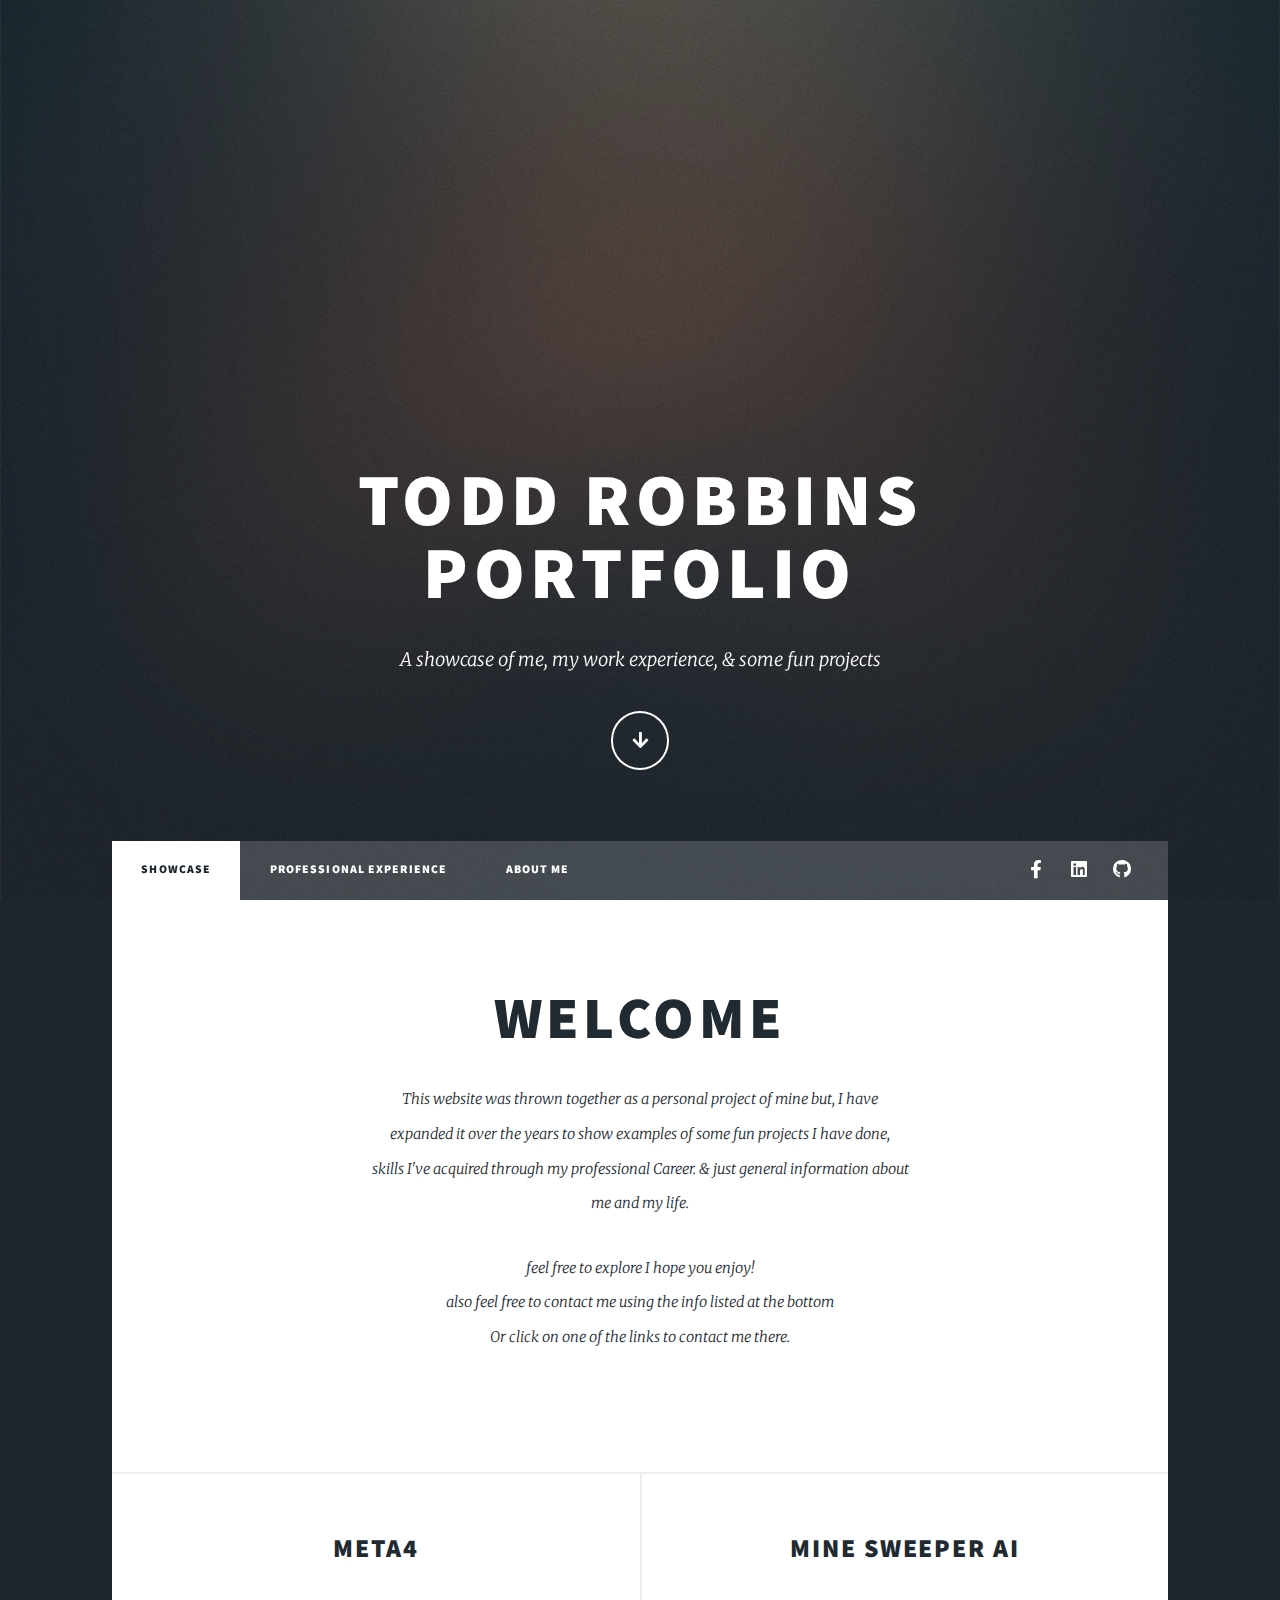
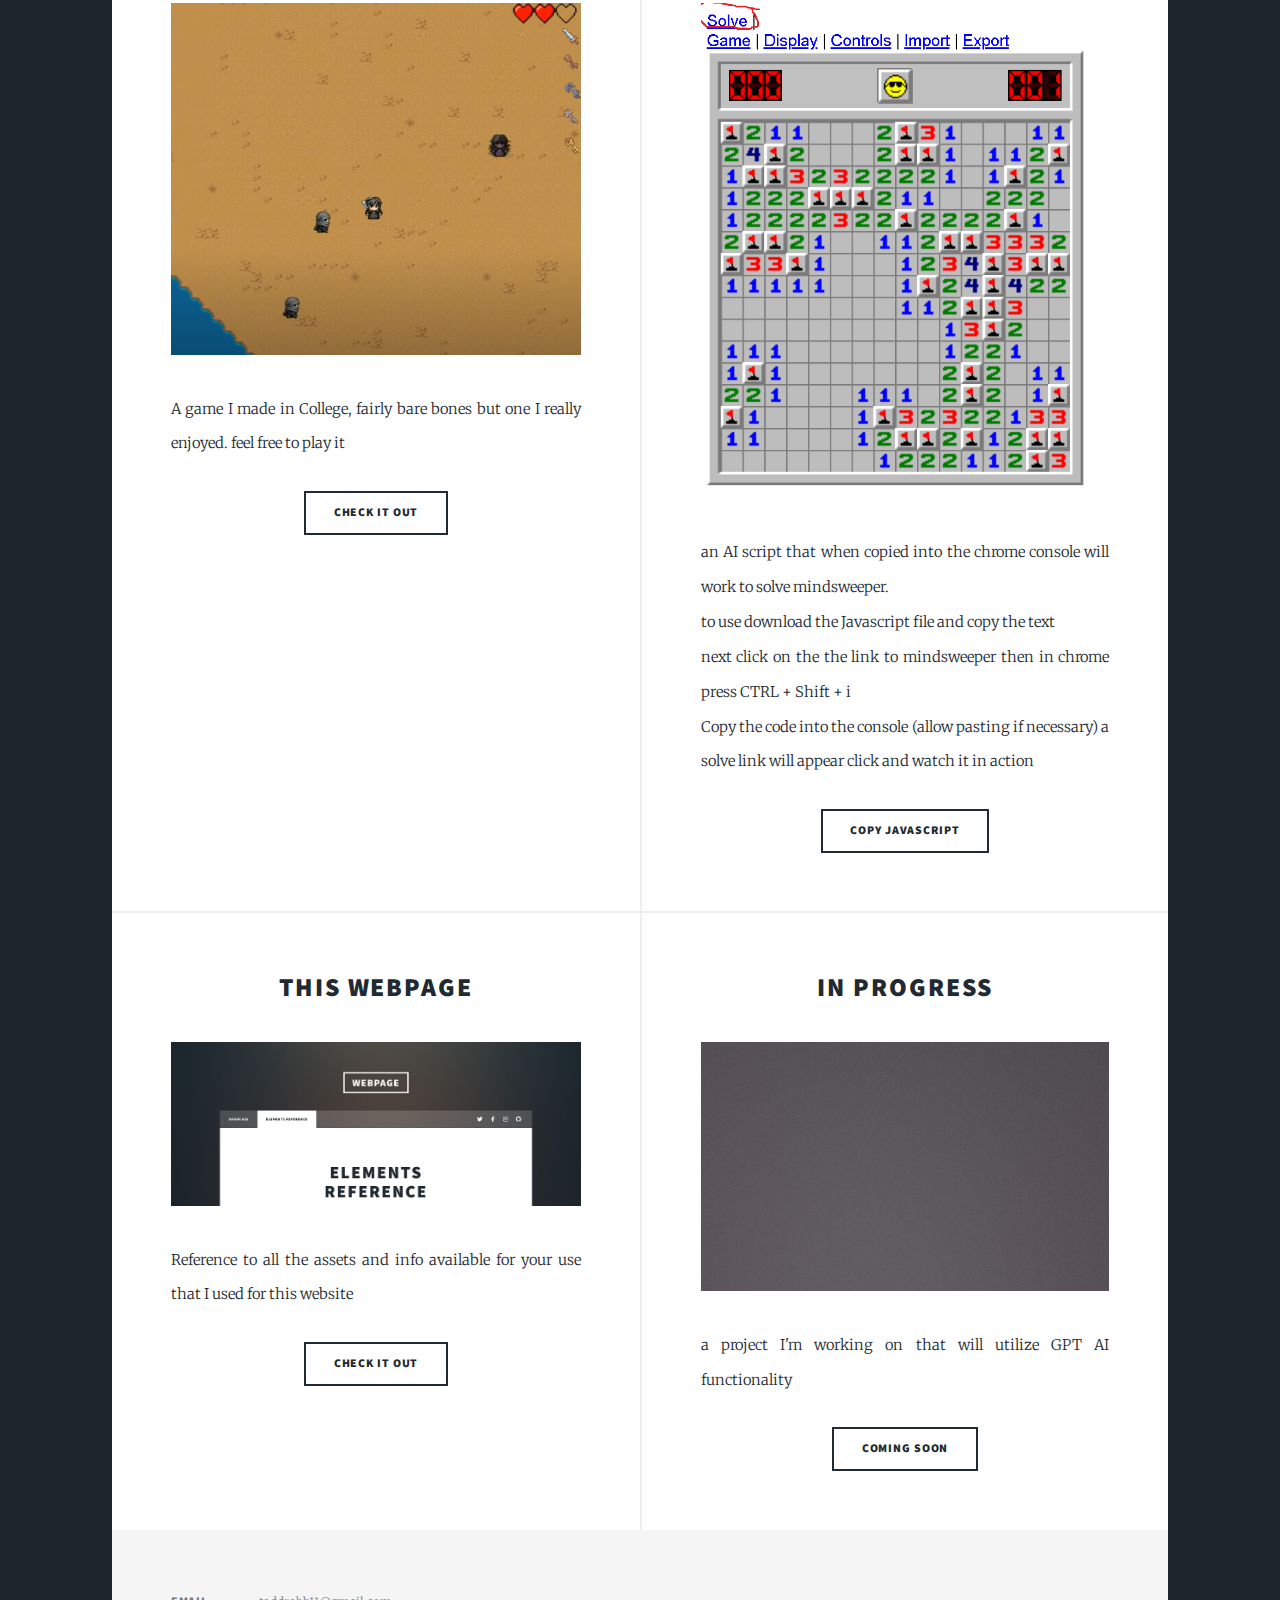
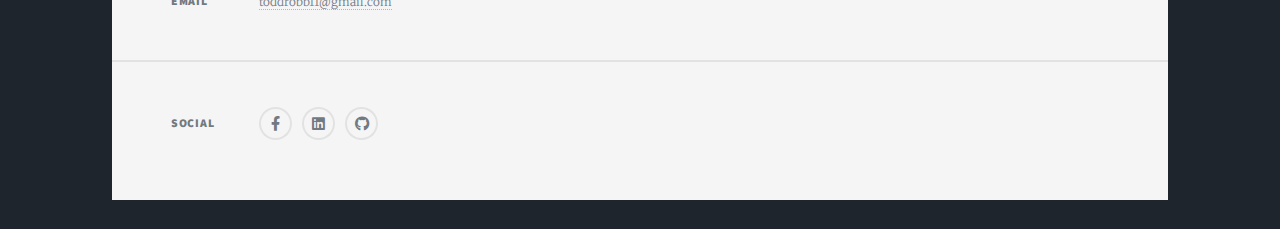
<file: index.html>
<!DOCTYPE HTML>
<!--
Todd Robbins 
This is a github hosted website design to show 
my software development experience.
-->
<html>
	<head>
		<title>Todd Robbins</title>
		<meta charset="utf-8" />
		<meta name="viewport" content="width=device-width, initial-scale=1, user-scalable=no" />
		<link rel="stylesheet" href="assets/css/main.css" />
		<noscript><link rel="stylesheet" href="assets/css/noscript.css" /></noscript>
	</head>
	<link rel="icon" type="image/x-icon" href="images/icon.ico">
	<body class="is-preload">

		<!-- Wrapper -->
			<div id="wrapper" class="fade-in">

				<!-- Intro -->
					<div id="intro">
						<h1>Todd Robbins<br />
						Portfolio</h1>
						<p>A showcase of me, my work experience, & some fun projects</p>
						<ul class="actions">
							<li><a href="#header" class="button icon solid solo fa-arrow-down scrolly">Continue</a></li>
						</ul>
					</div>

				<!-- Nav -->
					<nav id="nav">
						<ul class="links">
							<li class="active"><a href="index.html">Showcase</a></li>
							<li><a href="experience.html">Professional Experience</a></li>
							<li><a href="aboutMe.html">About Me</a></li>
						</ul>
						<ul class="icons">
							<li><a href="https://www.facebook.com/todd.robbins.7524/" class="icon brands fa-facebook-f"><span class="label">Facebook</span></a></li>
							<li><a href="https://www.linkedin.com/in/todd-robbins-2a9650a6/" class="icon brands fa-linkedin"><span class="label">Linkedin</span></a></li>
							<li><a href="https://github.com/toddAwesome" class="icon brands fa-github"><span class="label">GitHub</span></a></li>
						</ul>
					</nav>

				<!-- Main -->
					<div id="main">

						<!-- Featured Post -->
							<article class="post featured">
								<header class="major">
									<h2><a href="#">Welcome</a></h2>
									<p>This website was thrown together as a personal project of mine but, I have<br />
									expanded it over the years to show examples of some fun projects I have done, <br />
								    skills I've acquired through my professional Career. & just general information about <br /> 
							        me and my life.</p>
							        
							        <p>feel free to explore I hope you enjoy! <br/> 
								    also feel free to contact me using the info listed at the bottom <br /> 
								    Or click on one of the links to contact me there.</p>
								</header>
							</article>

						<!-- Posts -->
							<section class="posts">
								<article>
									<header>
										<h2><a href="https://meta4-1.github.io/Meta4/">Meta4</a></h2>
									</header>
									<a href="https://meta4-1.github.io/Meta4/" class="image fit"><img src="images/Meta4.png" alt="" /></a>
									<p>A game I made in College, fairly bare bones but one I really enjoyed. feel free to play it</p>
									<ul class="actions special">
										<li><a href="https://meta4-1.github.io/Meta4/" class="button">Check it out</a></li>
									</ul>
								</article>
								<article>
									<header>
										<h2><a href="https://minesweeperonline.com/#intermediate">Mine Sweeper AI</a></h2>
									</header>
									<a href="https://minesweeperonline.com/#intermediate" class="image fit"><img src="images/Minesweeper AI.png" alt="" /></a>
									<p>an AI script that when copied into the chrome console will work to solve mindsweeper. <br />
									to use download the Javascript file and copy the text <br />
									next click on the the link to mindsweeper then in chrome press CTRL + Shift + i <br />
									Copy the code into the console (allow pasting if necessary) a solve link will appear click and watch it in action</p>
									<ul class="actions special">
										<li><a href="C:\Users\toddr\Documents\GitHub\toddAwesome.github.io\MinesweeperAI\minesweeper-ai.js" download="C:\Users\toddr\Documents\GitHub\toddAwesome.github.io\MinesweeperAI\minesweeper-ai.js" class="button">Copy Javascript</a></li>
									</ul>
								</article>
								<article>
									<header>
										<h2><a href="Elements.html">This Webpage</a></h2>
									</header>
									<a href="Elements.html" class="image fit"><img src="images/Webpage.png" alt="" /></a>
									<p>Reference to all the assets and info available for your use that I used for this website</p>
									<ul class="actions special">
										<li><a href="Elements.html" class="button">Check it out</a></li>
									</ul>
								</article>
								<article>
									<header>
										<h2><a href="#">In progress</a></h2>
									</header>
									<a href="#" class="image fit"><img src="images/pic04.jpg" alt="" /></a>
									<p>a project I'm working on that will utilize GPT AI functionality</p>
									<ul class="actions special">
										<li><a href="#" class="button">Coming Soon</a></li>
									</ul>
								</article>

							</section>

					</div>

				<!-- Footer -->
					<footer id="footer">
						<section class="split contact">
							<section>
								<h3>Email</h3>
								<p><a href="mailto: toddrobb11@gmail.com">toddrobb11@gmail.com</a></p>
							</section>
							<section>
								<h3>Social</h3>
								<ul class="icons alt">
									<li><a href="https://www.facebook.com/todd.robbins.7524/" class="icon brands alt fa-facebook-f"><span class="label">Facebook</span></a></li>
									<li><a href="https://www.linkedin.com/in/todd-robbins-2a9650a6/" class="icon brands alt fa-linkedin"><span class="label">Linkedin</span></a></li>
									<li><a href="https://github.com/toddAwesome" class="icon brands alt fa-github"><span class="label">GitHub</span></a></li>
								</ul>
							</section>
						</section>
					</footer>

				<!--blank space --> 
					<div id="blankSpace">
						<ul></ul>
					</div>

			</div>

		<!-- Scripts -->
			<script src="assets/js/jquery.min.js"></script>
			<script src="assets/js/jquery.scrollex.min.js"></script>
			<script src="assets/js/jquery.scrolly.min.js"></script>
			<script src="assets/js/browser.min.js"></script>
			<script src="assets/js/breakpoints.min.js"></script>
			<script src="assets/js/util.js"></script>
			<script src="assets/js/main.js"></script>

	</body>
</html>
</file>
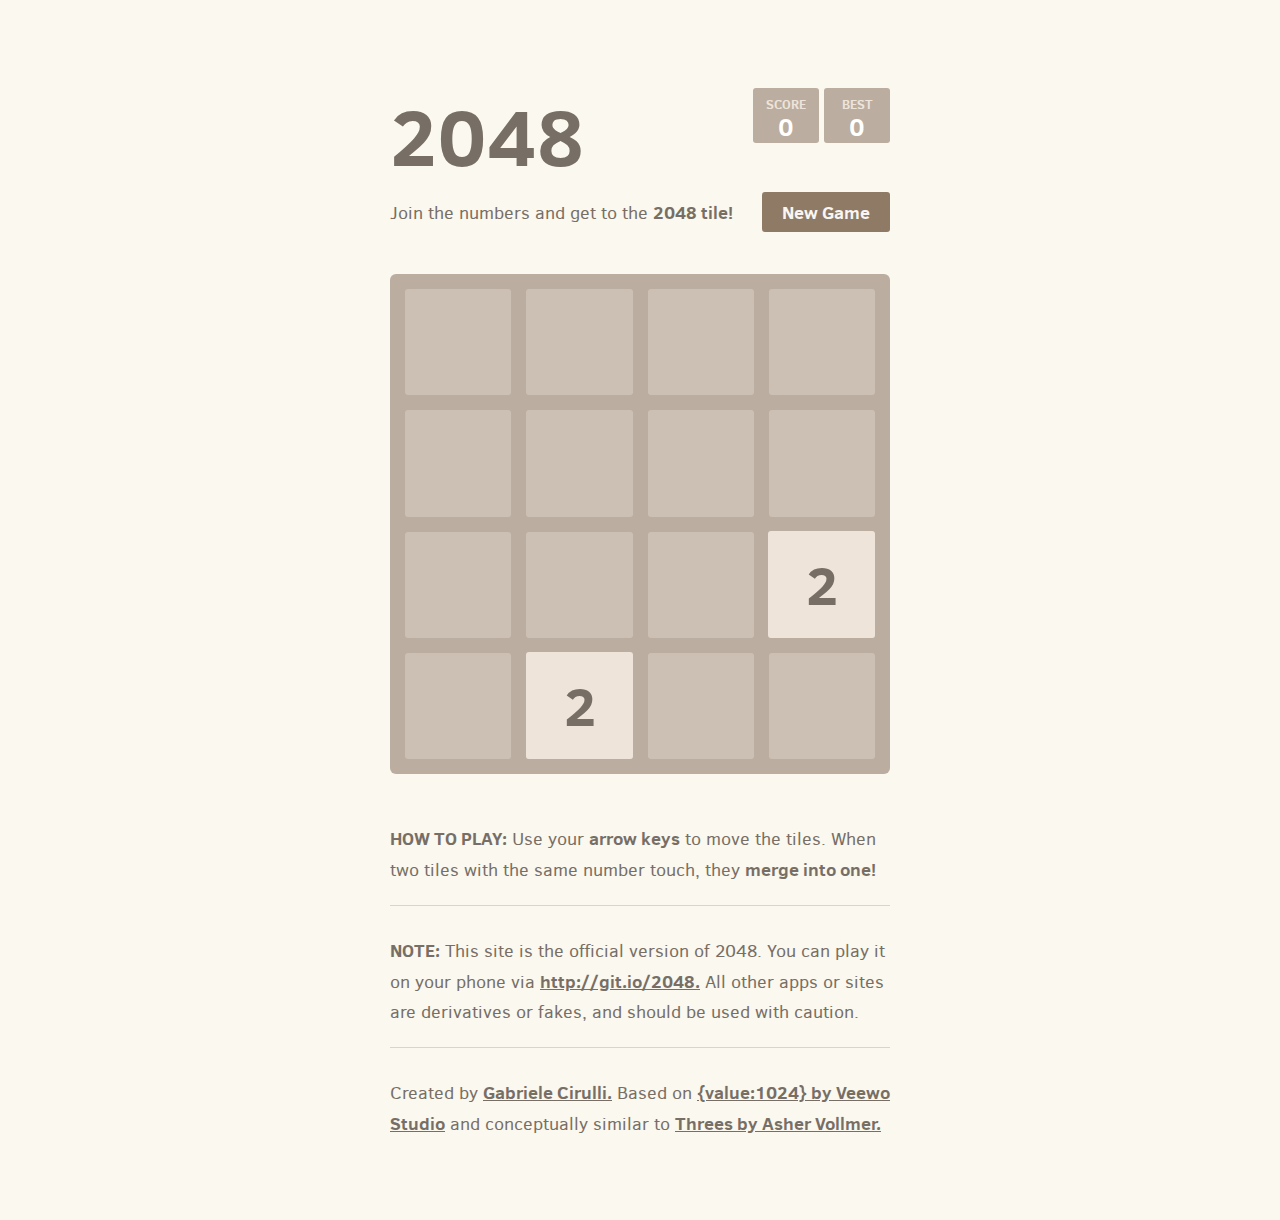
<file: 2048-ai/index.html>
﻿<!DOCTYPE html>
<html>
<head>
  <meta charset="utf-8">
  <title>2048</title>

  <link href="style/main.css" rel="stylesheet" type="text/css">
  <link rel="shortcut icon" href="favicon.ico">
  <link rel="apple-touch-icon" href="meta/apple-touch-icon.png">
  <link rel="apple-touch-startup-image" href="meta/apple-touch-startup-image-640x1096.png" media="(device-width: 320px) and (device-height: 568px) and (-webkit-device-pixel-ratio: 2)"> <!-- iPhone 5+ -->
  <link rel="apple-touch-startup-image" href="meta/apple-touch-startup-image-640x920.png"  media="(device-width: 320px) and (device-height: 480px) and (-webkit-device-pixel-ratio: 2)"> <!-- iPhone, retina -->
  <meta name="apple-mobile-web-app-capable" content="yes">
  <meta name="apple-mobile-web-app-status-bar-style" content="black">

  <meta name="HandheldFriendly" content="True">
  <meta name="MobileOptimized" content="320">
  <meta name="viewport" content="width=device-width, target-densitydpi=160dpi, initial-scale=1.0, maximum-scale=1, user-scalable=no, minimal-ui">
</head>
<body>
  <div class="container">
    <div class="heading">
      <h1 class="title">2048</h1>
      <div class="scores-container">
        <div class="score-container">0</div>
        <div class="best-container">0</div>
      </div>
    </div>

    <div class="above-game">
      <p class="game-intro">Join the numbers and get to the <strong>2048 tile!</strong></p>
      <a class="restart-button">New Game</a>
    </div>

    <div class="game-container">
      <div class="game-message">
        <p></p>
        <div class="lower">
	        <a class="keep-playing-button">Keep going</a>
          <a class="retry-button">Try again</a>
        </div>
      </div>

      <div class="grid-container">
        <div class="grid-row">
          <div class="grid-cell"></div>
          <div class="grid-cell"></div>
          <div class="grid-cell"></div>
          <div class="grid-cell"></div>
        </div>
        <div class="grid-row">
          <div class="grid-cell"></div>
          <div class="grid-cell"></div>
          <div class="grid-cell"></div>
          <div class="grid-cell"></div>
        </div>
        <div class="grid-row">
          <div class="grid-cell"></div>
          <div class="grid-cell"></div>
          <div class="grid-cell"></div>
          <div class="grid-cell"></div>
        </div>
        <div class="grid-row">
          <div class="grid-cell"></div>
          <div class="grid-cell"></div>
          <div class="grid-cell"></div>
          <div class="grid-cell"></div>
        </div>
      </div>

      <div class="tile-container">

      </div>
    </div>

    <p class="game-explanation">
      <strong class="important">How to play:</strong> Use your <strong>arrow keys</strong> to move the tiles. When two tiles with the same number touch, they <strong>merge into one!</strong>
    </p>
    <hr>
    <p>
    <strong class="important">Note:</strong> This site is the official version of 2048. You can play it on your phone via <a href="http://git.io/2048">http://git.io/2048.</a> All other apps or sites are derivatives or fakes, and should be used with caution.
    </p>
    <hr>
    <p>
    Created by <a href="http://gabrielecirulli.com" target="_blank">Gabriele Cirulli.</a> Based on <a href="https://itunes.apple.com/us/app/{value:1024}!/id823499224" target="_blank">{value:1024} by Veewo Studio</a> and conceptually similar to <a href="http://asherv.com/threes/" target="_blank">Threes by Asher Vollmer.</a>
    </p>
  </div>

  <script src="js/bind_polyfill.js"></script>
  <script src="js/classlist_polyfill.js"></script>
  <script src="js/animframe_polyfill.js"></script>
  <script src="js/keyboard_input_manager.js"></script>
  <script src="js/html_actuator.js"></script>
  <script src="js/grid.js"></script>
  <script src="js/tile.js"></script>
  <script src="js/local_storage_manager.js"></script>
  <script src="js/agent.js"></script>
  <script src="js/agentManager.js"></script>
  <script src="js/game_manager.js"></script>
  <script src="js/application.js"></script>
  <script src="js/multithread.js"></script>
</body>
</html>
</file>
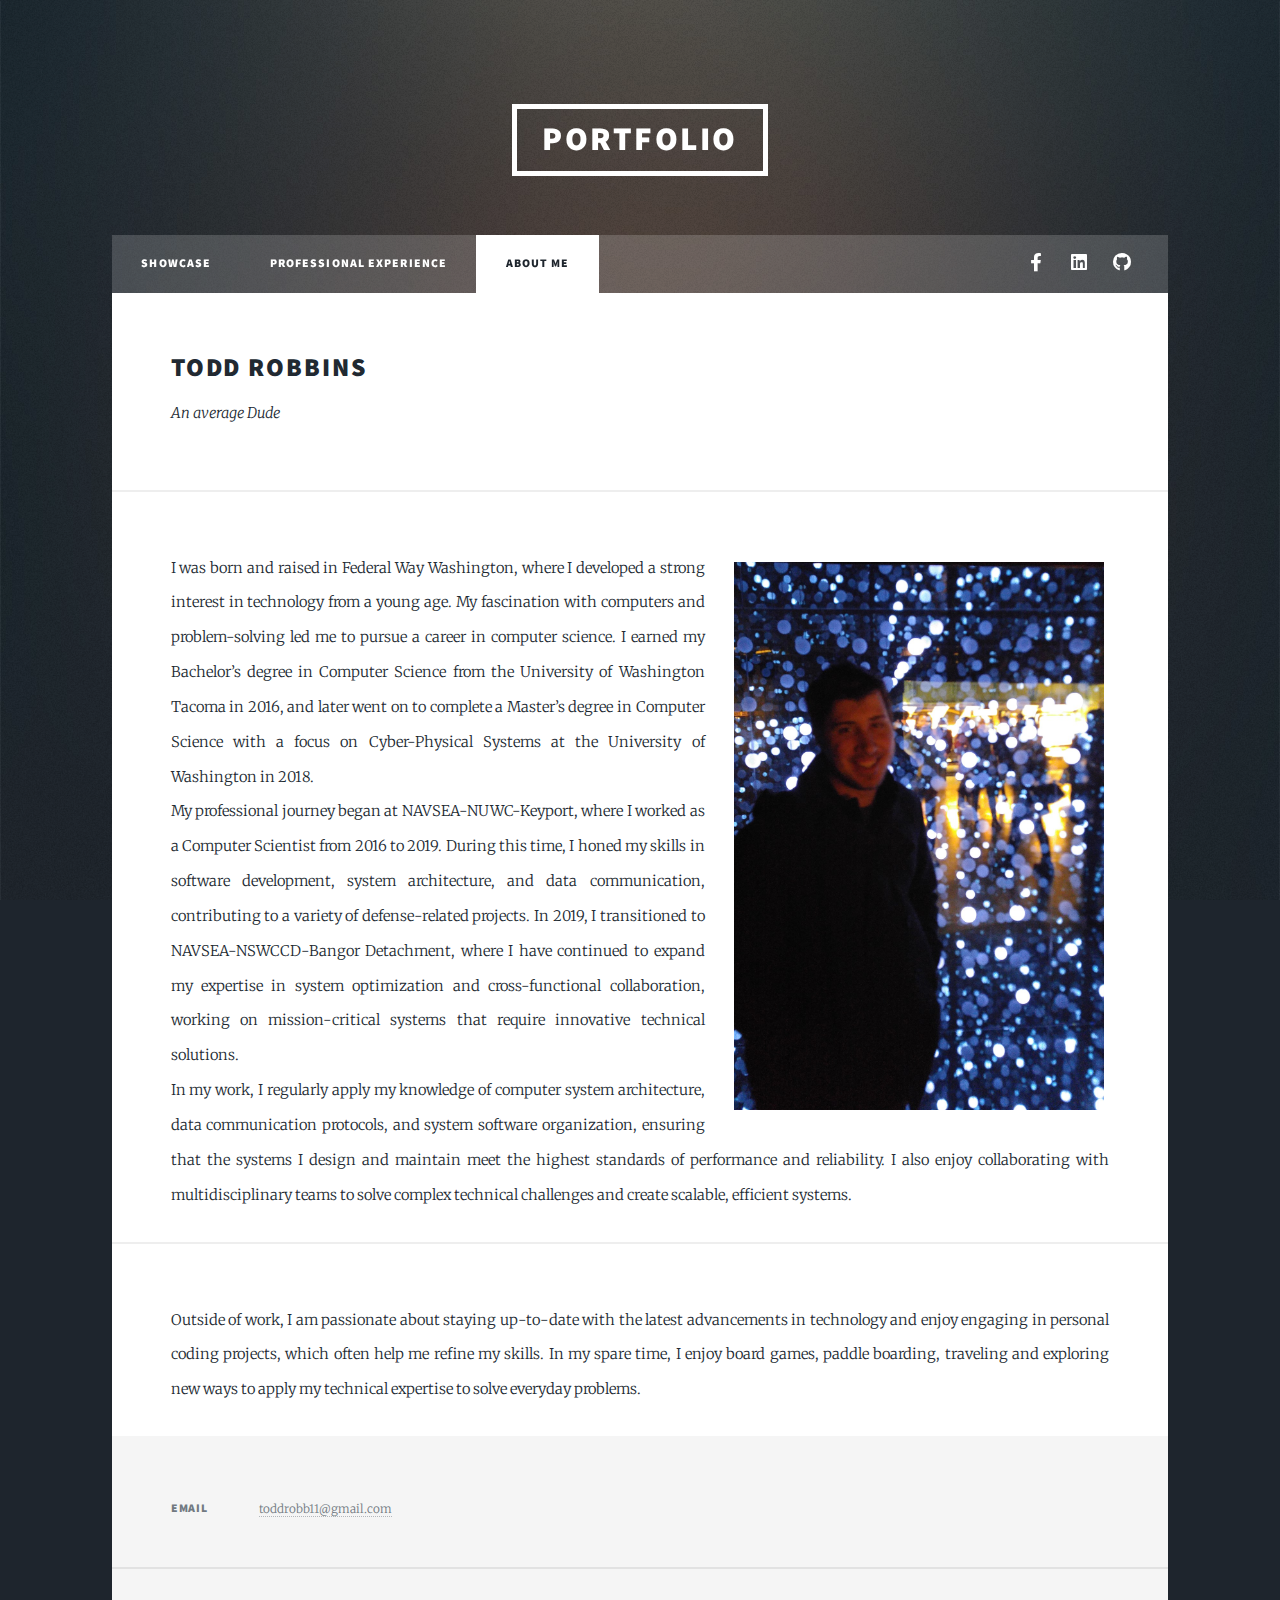
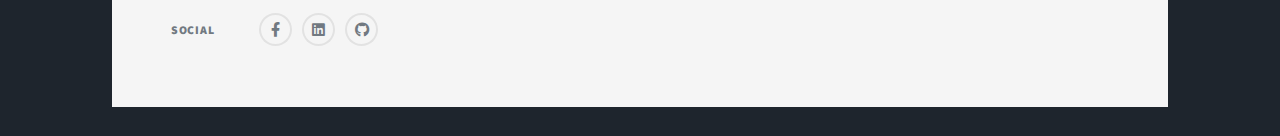
<file: aboutMe.html>
<!DOCTYPE HTML>
<!--
	Massively by HTML5 UP
	html5up.net | @ajlkn
	Free for personal and commercial use under the CCA 3.0 license (html5up.net/license)
-->
<html>
<head>
<title>About Me</title>
<meta charset="utf-8" />
<meta name="viewport"
	content="width=device-width, initial-scale=1, user-scalable=no" />
<link rel="stylesheet" href="assets/css/main.css" />
<noscript>
	<link rel="stylesheet" href="assets/css/noscript.css" />
</noscript>
</head>
<link rel="icon" type="image/x-icon" href="images/icon.ico">
<body class="is-preload">

	<!-- Wrapper -->
	<div id="wrapper">

		<!-- Header -->
		<header id="header">
			<a href="index.html" class="logo">Portfolio</a>
		</header>

		<!-- Nav -->
		<nav id="nav">
			<ul class="links">
				<li><a href="index.html">Showcase</a></li>
				<li><a href="experience.html">Professional Experience</a></li>
				<li class="active"><a href="aboutMe.html">About Me</a></li>
			</ul>
			<ul class="icons">
				<li><a href="https://www.facebook.com/todd.robbins.7524/"
					class="icon brands fa-facebook-f"><span class="label">Facebook</span></a></li>
				<li><a
					href="https://www.linkedin.com/in/todd-robbins-2a9650a6/"
					class="icon brands fa-linkedin"><span class="label">Linkedin</span></a></li>
				<li><a href="https://github.com/toddAwesome"
					class="icon brands fa-github"><span class="label">GitHub</span></a></li>
			</ul>
		</nav>

		<!-- Main -->
		<div id="main">
				<header>
					<h2>Todd Robbins</h2>
					<p>An average Dude</p>
				</header>
				<p><span class="image right"><img src="images/BioPic.png" alt="" /></span>
				I was born and raised in Federal Way Washington, where I developed a strong interest in technology from a young age. 
				My fascination with computers and problem-solving led me to pursue a career in computer science. 
				I earned my Bachelor’s degree in Computer Science from the University of Washington Tacoma in 2016, 
				and later went on to complete a Master’s degree in Computer Science with a focus on Cyber-Physical Systems at the 
				University of Washington in 2018. <br/>
				My professional journey began at NAVSEA-NUWC-Keyport, where I worked as a Computer Scientist from 2016 to 2019. 
				During this time, I honed my skills in software development, system architecture, and data communication, 
				contributing to a variety of defense-related projects. In 2019, I transitioned to NAVSEA-NSWCCD-Bangor Detachment, 
				where I have continued to expand my expertise in system optimization and cross-functional collaboration, 
				working on mission-critical systems that require innovative technical solutions.<br/>
				In my work, I regularly apply my knowledge of computer system architecture, data communication protocols, 
				and system software organization, ensuring that the systems I design and maintain meet the highest standards 
				of performance and reliability. I also enjoy collaborating with multidisciplinary teams to solve complex technical 
				challenges and create scalable, efficient systems.</p>
				<p><span></span>
				Outside of work, I am passionate about staying up-to-date with the latest advancements in technology and enjoy engaging 
				in personal coding projects, which often help me refine my skills. In my spare time, I enjoy board games, paddle boarding, 
				traveling and exploring new ways to apply my technical expertise to solve everyday problems.</p>

		</div>

		<!-- Footer -->
		<footer id="footer">
			<section class="split contact">
				<section>
					<h3>Email</h3>
					<p>
						<a href="mailto: toddrobb11@gmail.com">toddrobb11@gmail.com</a>
					</p>
				</section>
				<section>
					<h3>Social</h3>
					<ul class="icons alt">
						<li><a href="https://www.facebook.com/todd.robbins.7524/"
							class="icon brands fa-facebook-f"><span class="label">Facebook</span></a></li>
						<li><a
							href="https://www.linkedin.com/in/todd-robbins-2a9650a6/"
							class="icon brands fa-linkedin"><span class="label">Linkedin</span></a></li>
						<li><a href="https://github.com/toddAwesome"
							class="icon brands fa-github"><span class="label">GitHub</span></a></li>
					</ul>
				</section>
			</section>
		</footer>

		<!--blank space -->
		<div id="blankSpace">
			<ul></ul>
		</div>

	</div>

	<!-- Scripts -->

	<!-- Scripts -->
	<script src="assets/js/jquery.min.js"></script>
	<script src="assets/js/jquery.scrollex.min.js"></script>
	<script src="assets/js/jquery.scrolly.min.js"></script>
	<script src="assets/js/browser.min.js"></script>
	<script src="assets/js/breakpoints.min.js"></script>
	<script src="assets/js/util.js"></script>
	<script src="assets/js/main.js"></script>

</body>
</html>
</file>
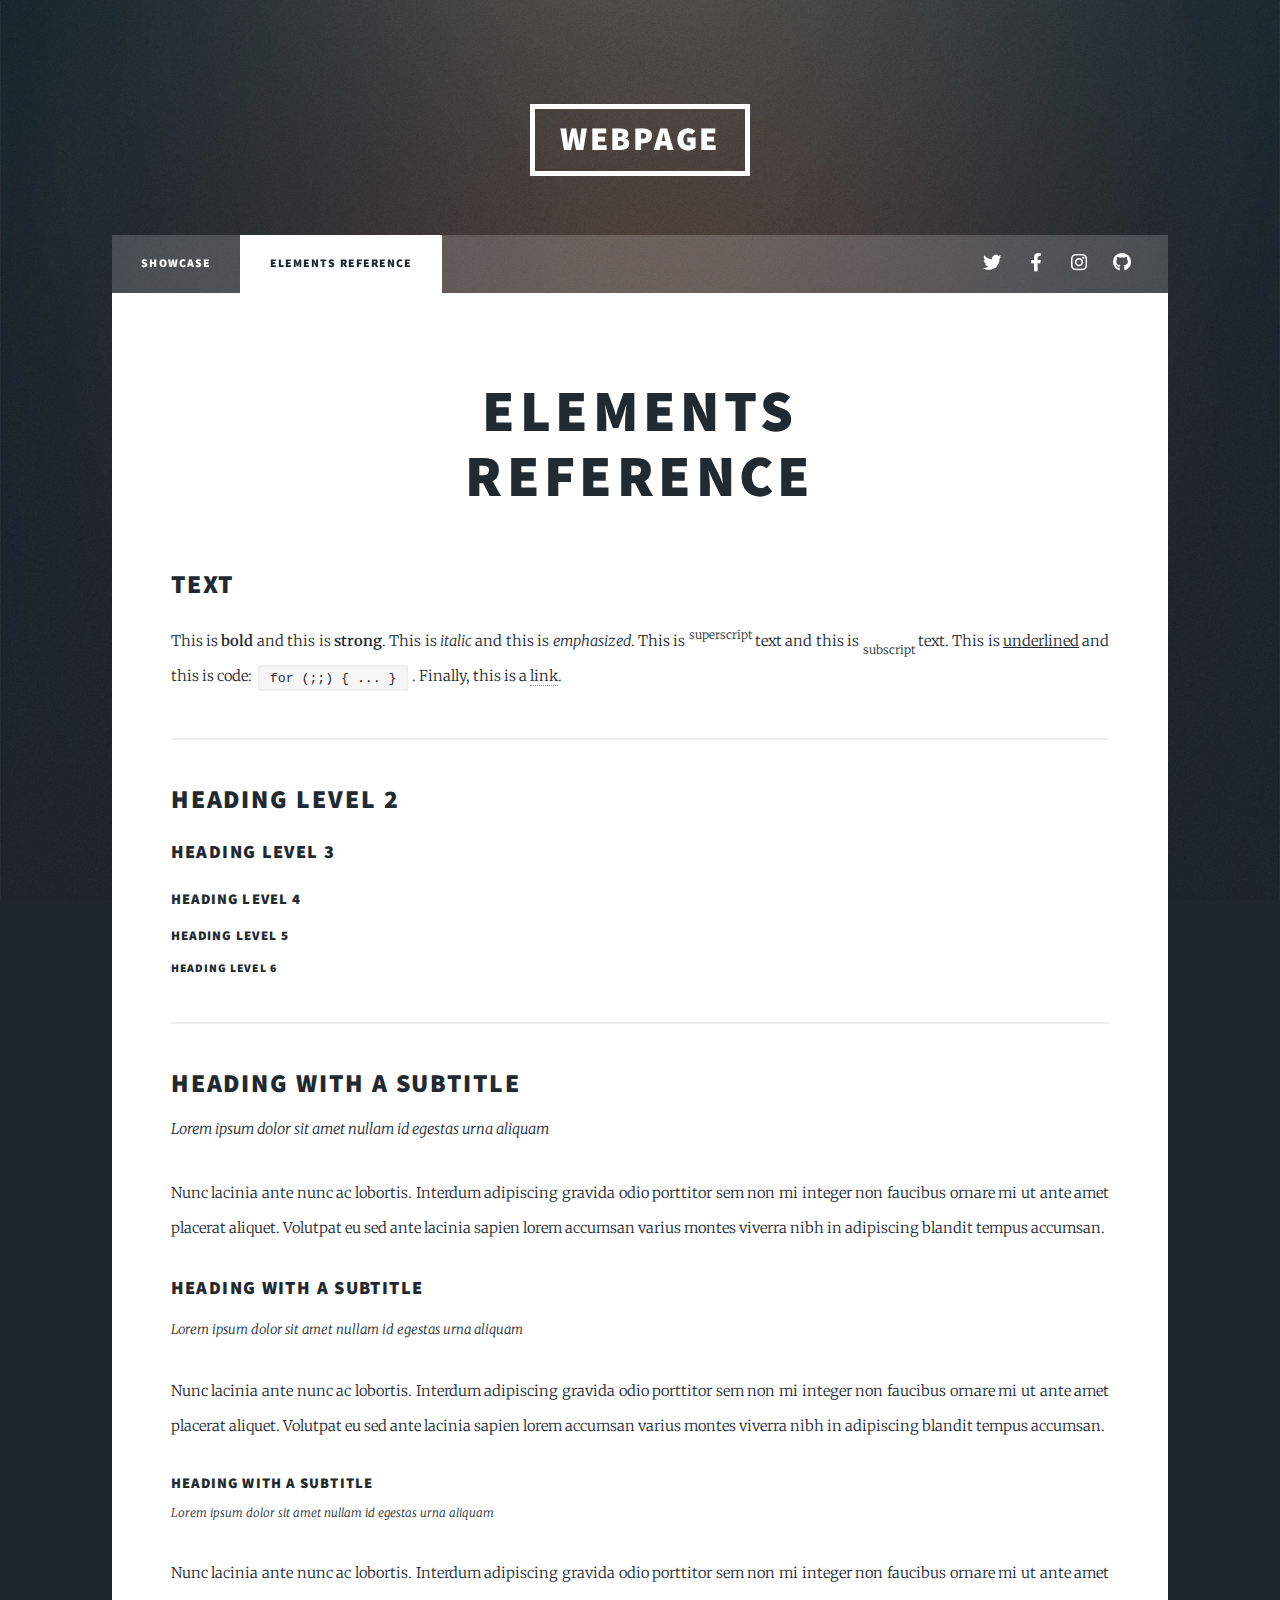
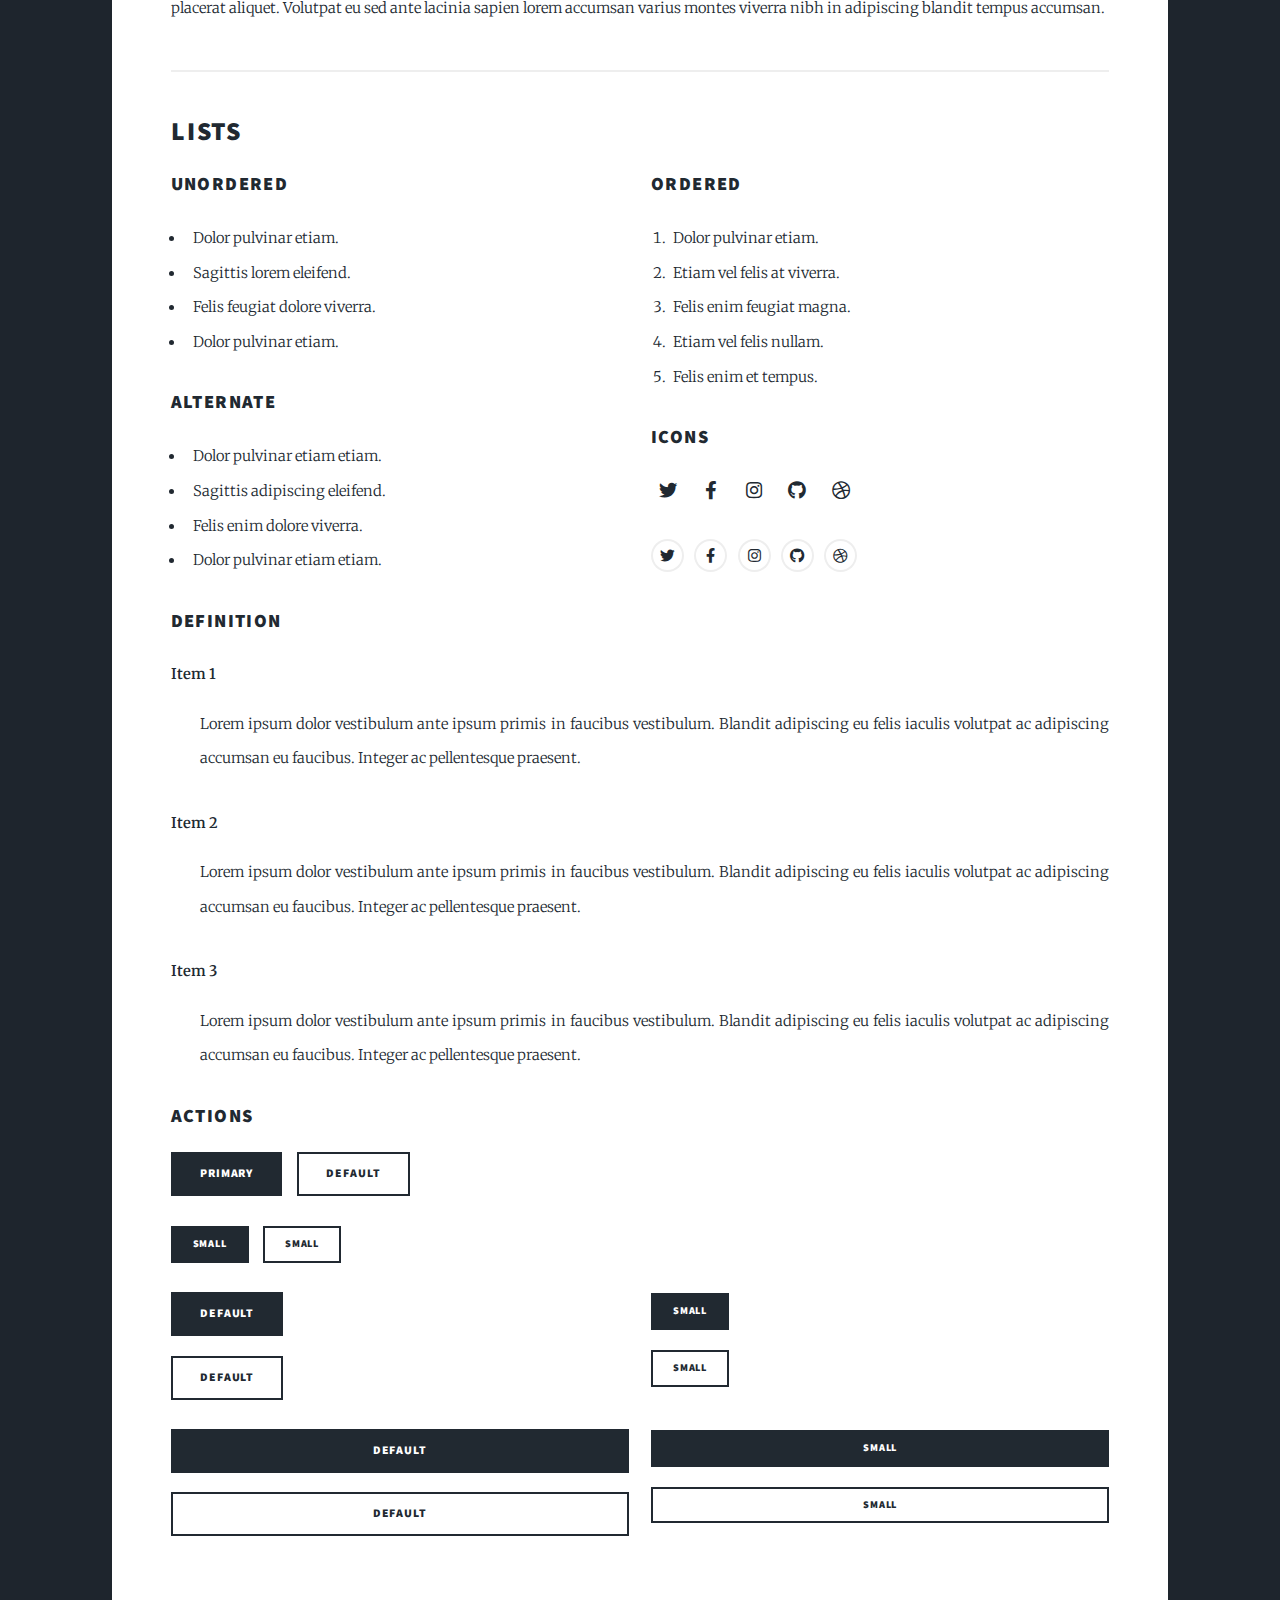
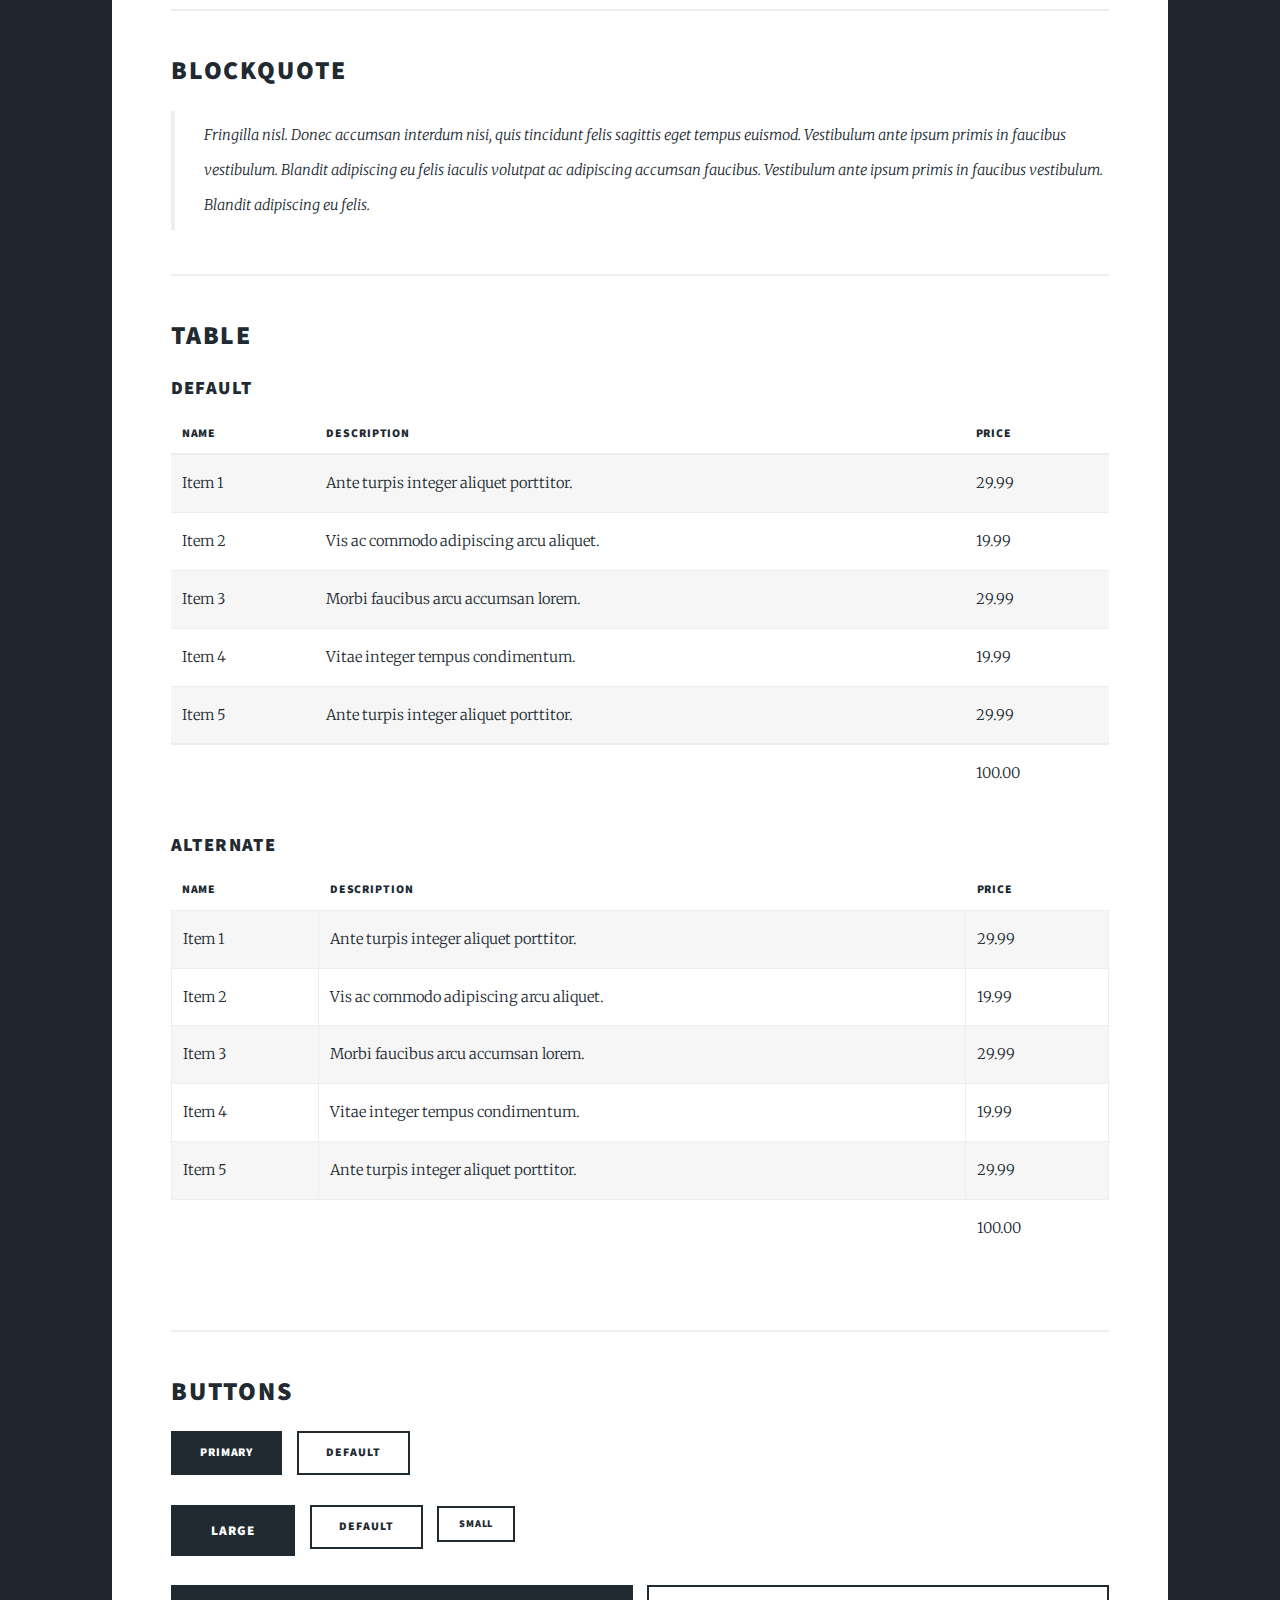
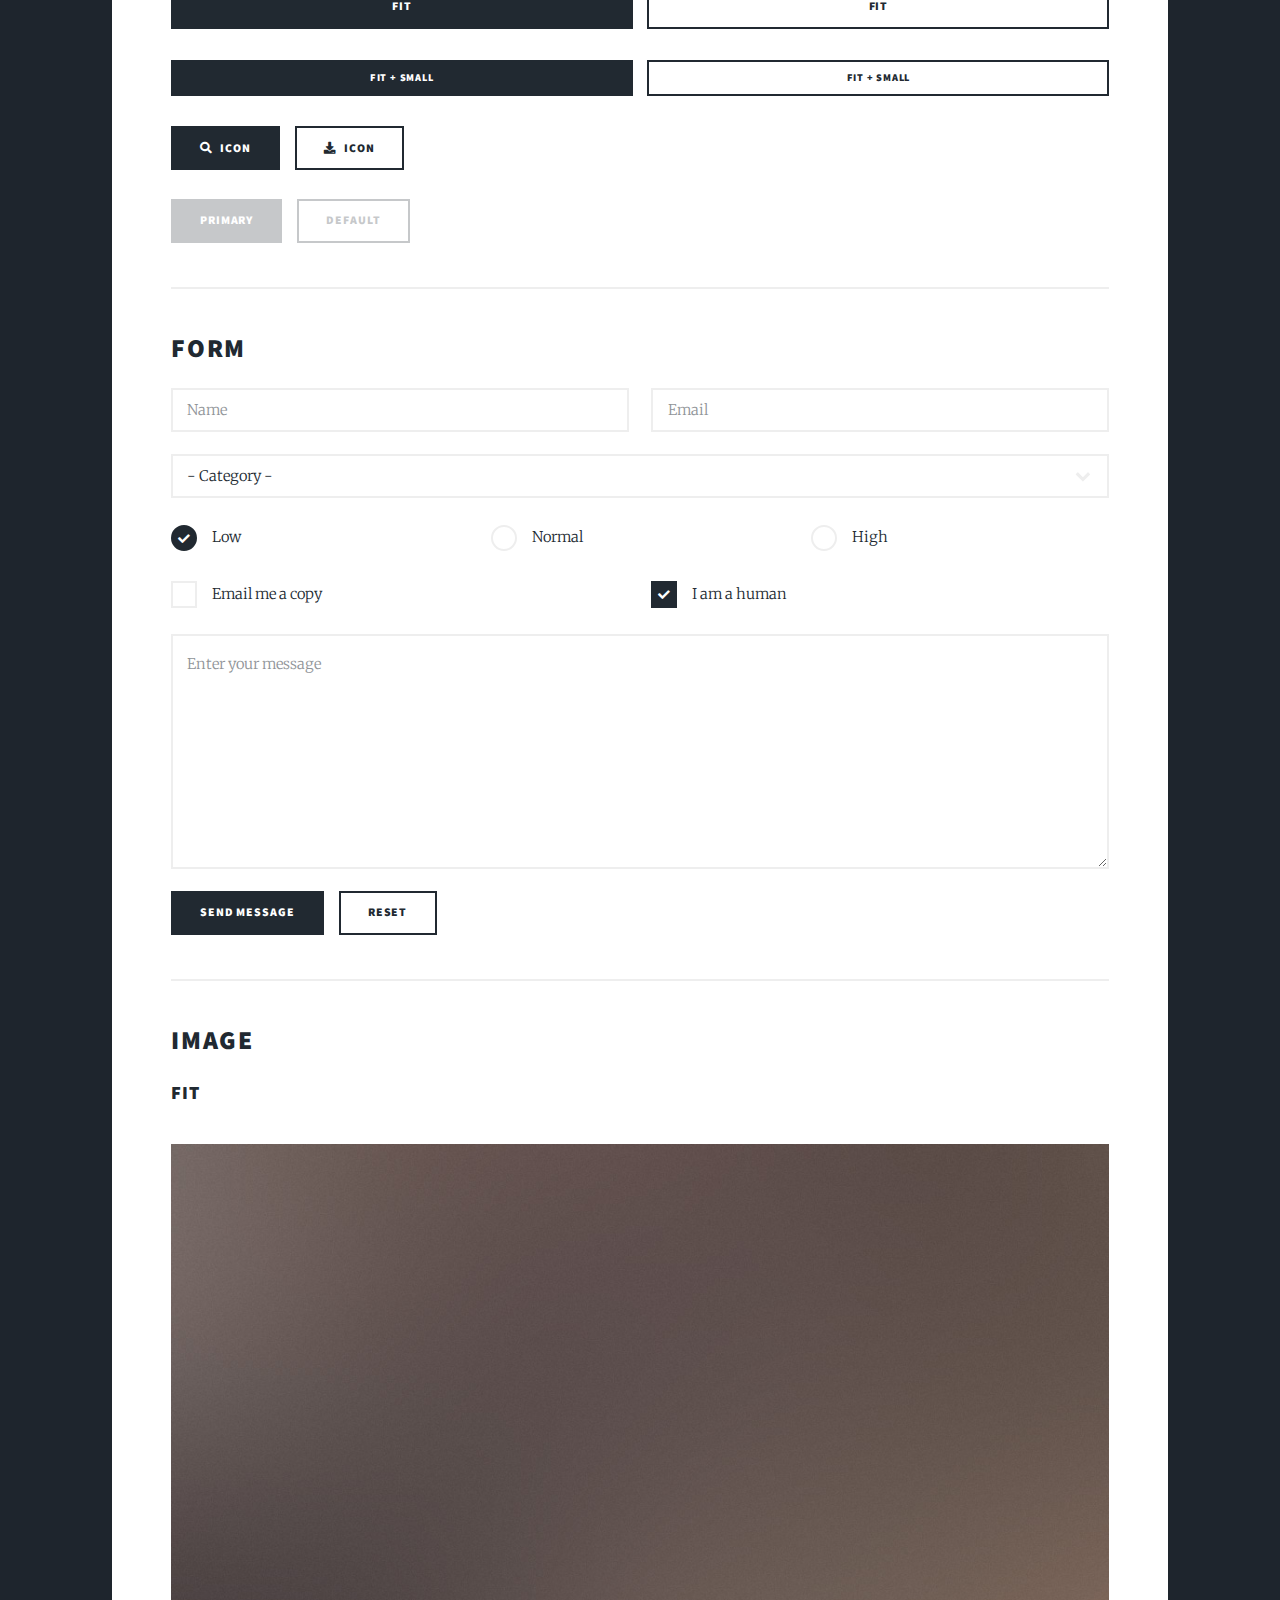
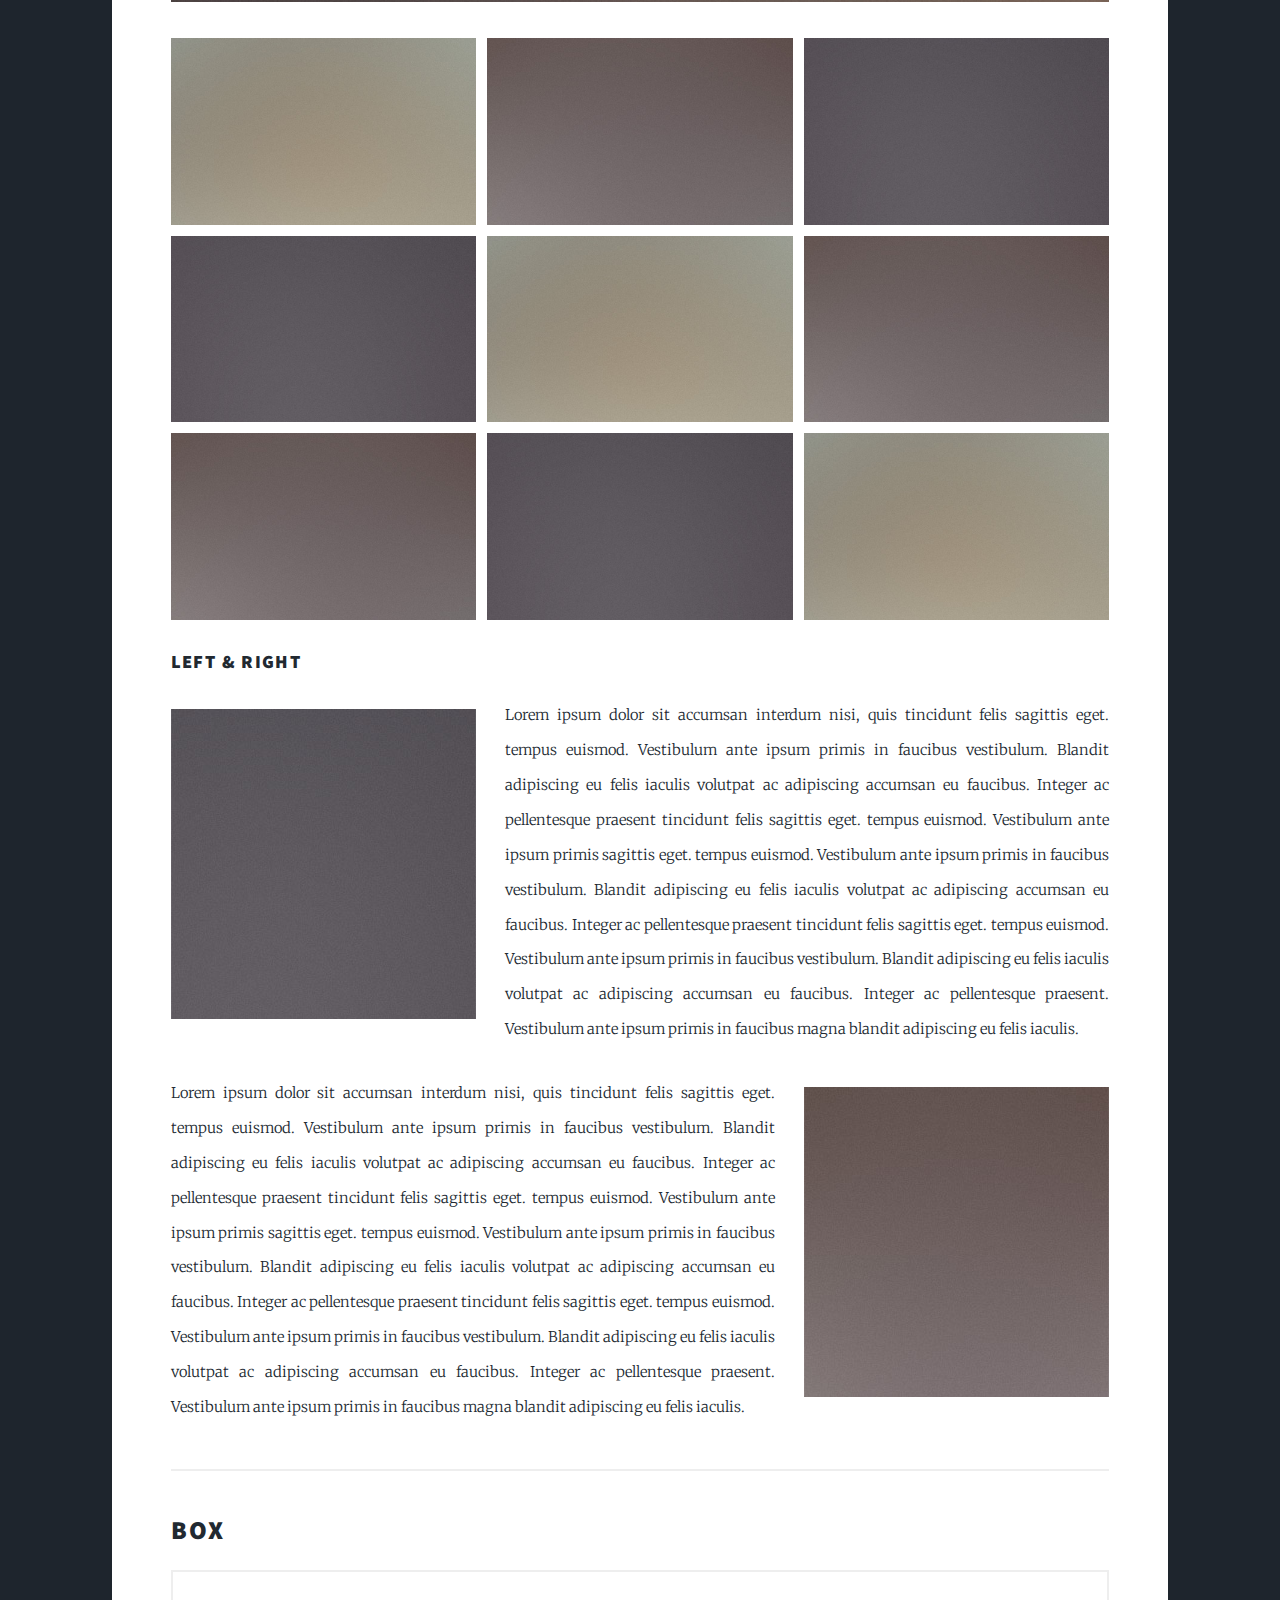
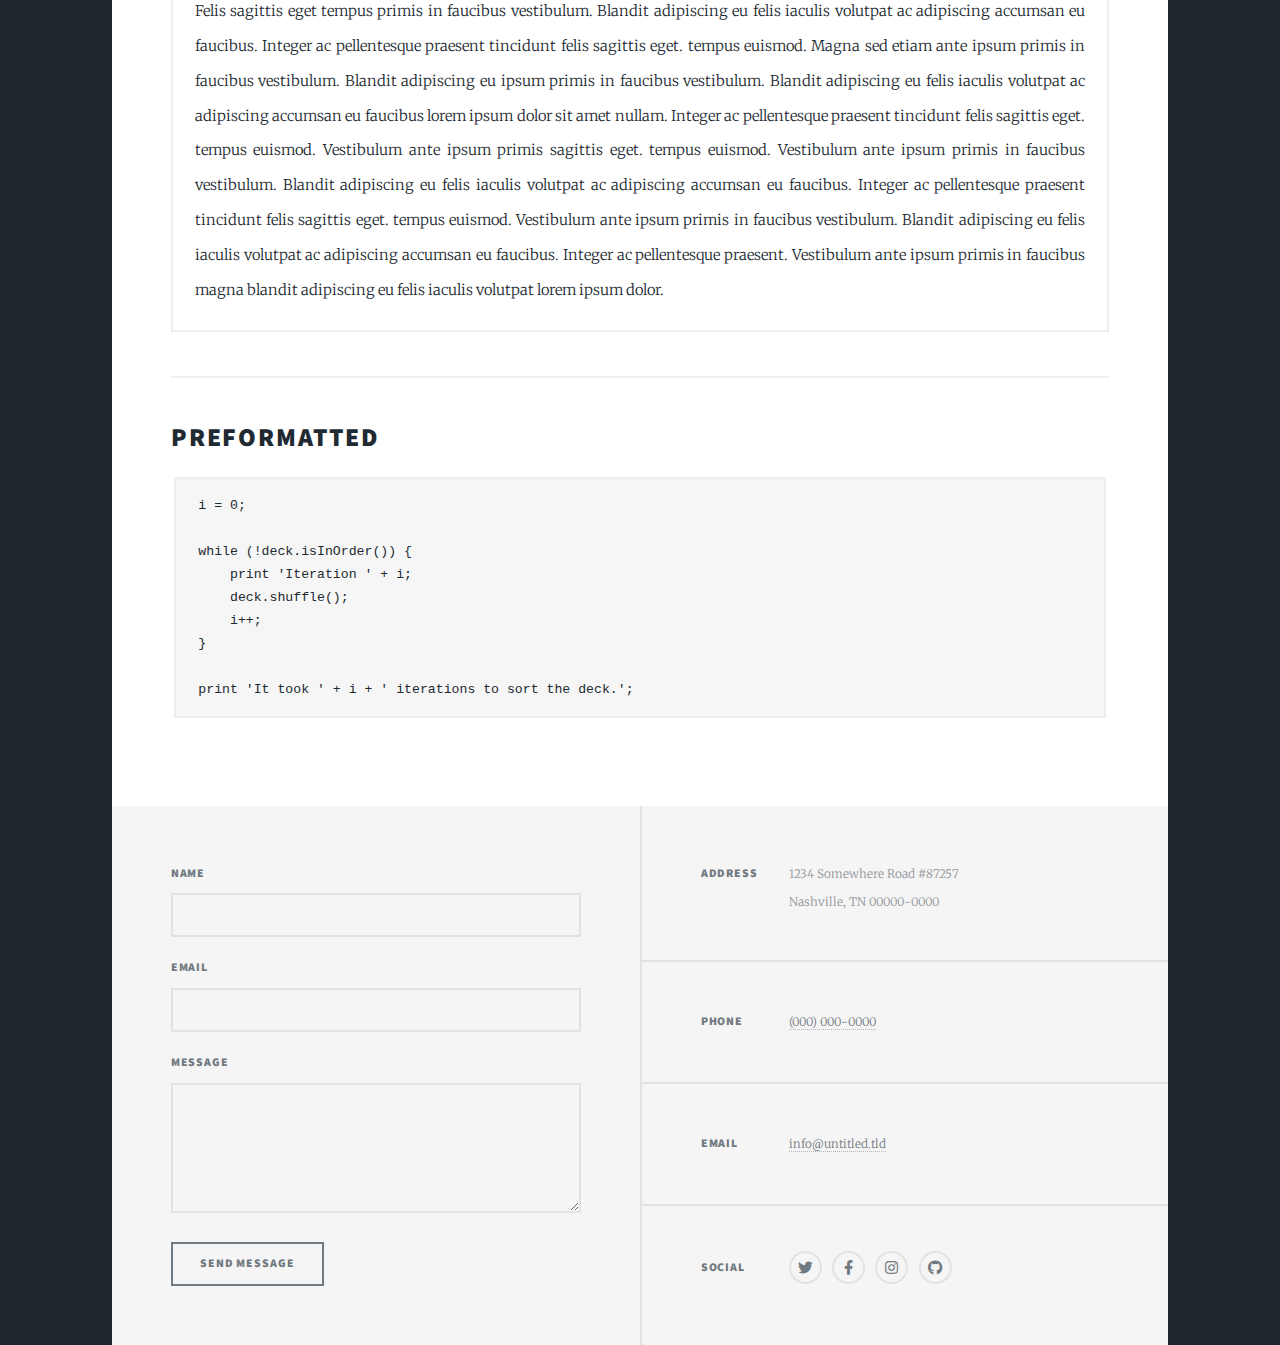
<file: Elements.html>
<!DOCTYPE HTML>
<!--
	Massively by HTML5 UP
	html5up.net | @ajlkn
	Free for personal and commercial use under the CCA 3.0 license (html5up.net/license)
-->
<html>
	<head>
		<title>This websites elements</title>
		<meta charset="utf-8" />
		<meta name="viewport" content="width=device-width, initial-scale=1, user-scalable=no" />
		<link rel="stylesheet" href="assets/css/main.css" />
		<noscript><link rel="stylesheet" href="assets/css/noscript.css" /></noscript>
	</head>
	<link rel="icon" type="image/x-icon" href="images/icon.ico">
	<body class="is-preload">

		<!-- Wrapper -->
			<div id="wrapper">

				<!-- Header -->
					<header id="header">
						<a href="index.html" class="logo">Webpage</a>
					</header>

				<!-- Nav -->
					<nav id="nav">
						<ul class="links">
							<li><a href="index.html">Showcase</a></li>
							<li class="active"><a href="aboutMe.html">Elements Reference</a></li>
						</ul>
						<ul class="icons">
							<li><a href="#" class="icon brands fa-twitter"><span class="label">Twitter</span></a></li>
							<li><a href="#" class="icon brands fa-facebook-f"><span class="label">Facebook</span></a></li>
							<li><a href="#" class="icon brands fa-instagram"><span class="label">Instagram</span></a></li>
							<li><a href="#" class="icon brands fa-github"><span class="label">GitHub</span></a></li>
						</ul>
					</nav>

				<!-- Main -->
					<div id="main">

						<!-- Post -->
							<section class="post">
								<header class="major">
									<h1>Elements<br />
									Reference</h1>
								</header>

								<!-- Text stuff -->
									<h2>Text</h2>
									<p>This is <b>bold</b> and this is <strong>strong</strong>. This is <i>italic</i> and this is <em>emphasized</em>.
									This is <sup>superscript</sup> text and this is <sub>subscript</sub> text.
									This is <u>underlined</u> and this is code: <code>for (;;) { ... }</code>.
									Finally, this is a <a href="#">link</a>.</p>
									<hr />
									<h2>Heading Level 2</h2>
									<h3>Heading Level 3</h3>
									<h4>Heading Level 4</h4>
									<h5>Heading Level 5</h5>
									<h6>Heading Level 6</h6>
									<hr />
									<header>
										<h2>Heading with a Subtitle</h2>
										<p>Lorem ipsum dolor sit amet nullam id egestas urna aliquam</p>
									</header>
									<p>Nunc lacinia ante nunc ac lobortis. Interdum adipiscing gravida odio porttitor sem non mi integer non faucibus ornare mi ut ante amet placerat aliquet. Volutpat eu sed ante lacinia sapien lorem accumsan varius montes viverra nibh in adipiscing blandit tempus accumsan.</p>
									<header>
										<h3>Heading with a Subtitle</h3>
										<p>Lorem ipsum dolor sit amet nullam id egestas urna aliquam</p>
									</header>
									<p>Nunc lacinia ante nunc ac lobortis. Interdum adipiscing gravida odio porttitor sem non mi integer non faucibus ornare mi ut ante amet placerat aliquet. Volutpat eu sed ante lacinia sapien lorem accumsan varius montes viverra nibh in adipiscing blandit tempus accumsan.</p>
									<header>
										<h4>Heading with a Subtitle</h4>
										<p>Lorem ipsum dolor sit amet nullam id egestas urna aliquam</p>
									</header>
									<p>Nunc lacinia ante nunc ac lobortis. Interdum adipiscing gravida odio porttitor sem non mi integer non faucibus ornare mi ut ante amet placerat aliquet. Volutpat eu sed ante lacinia sapien lorem accumsan varius montes viverra nibh in adipiscing blandit tempus accumsan.</p>

									<hr />

								<!-- Lists -->
									<h2>Lists</h2>
									<div class="row">
										<div class="col-6 col-12-small">

											<h3>Unordered</h3>
											<ul>
												<li>Dolor pulvinar etiam.</li>
												<li>Sagittis lorem eleifend.</li>
												<li>Felis feugiat dolore viverra.</li>
												<li>Dolor pulvinar etiam.</li>
											</ul>

											<h3>Alternate</h3>
											<ul class="alt">
												<li>Dolor pulvinar etiam etiam.</li>
												<li>Sagittis adipiscing eleifend.</li>
												<li>Felis enim dolore viverra.</li>
												<li>Dolor pulvinar etiam etiam.</li>
											</ul>

										</div>
										<div class="col-6 col-12-small">

											<h3>Ordered</h3>
											<ol>
												<li>Dolor pulvinar etiam.</li>
												<li>Etiam vel felis at viverra.</li>
												<li>Felis enim feugiat magna.</li>
												<li>Etiam vel felis nullam.</li>
												<li>Felis enim et tempus.</li>
											</ol>

											<h3>Icons</h3>
											<ul class="icons">
												<li><a href="#" class="icon brands fa-twitter"><span class="label">Twitter</span></a></li>
												<li><a href="#" class="icon brands fa-facebook-f"><span class="label">Facebook</span></a></li>
												<li><a href="#" class="icon brands fa-instagram"><span class="label">Instagram</span></a></li>
												<li><a href="#" class="icon brands fa-github"><span class="label">Github</span></a></li>
												<li><a href="#" class="icon brands fa-dribbble"><span class="label">Dribbble</span></a></li>
											</ul>
											<ul class="icons alt">
												<li><a href="#" class="icon brands alt fa-twitter"><span class="label">Twitter</span></a></li>
												<li><a href="#" class="icon brands alt fa-facebook-f"><span class="label">Facebook</span></a></li>
												<li><a href="#" class="icon brands alt fa-instagram"><span class="label">Instagram</span></a></li>
												<li><a href="#" class="icon brands alt fa-github"><span class="label">Github</span></a></li>
												<li><a href="#" class="icon brands alt fa-dribbble"><span class="label">Dribbble</span></a></li>
											</ul>

										</div>
									</div>
									<h3>Definition</h3>
									<dl>
										<dt>Item 1</dt>
										<dd>
											<p>Lorem ipsum dolor vestibulum ante ipsum primis in faucibus vestibulum. Blandit adipiscing eu felis iaculis volutpat ac adipiscing accumsan eu faucibus. Integer ac pellentesque praesent.</p>
										</dd>
										<dt>Item 2</dt>
										<dd>
											<p>Lorem ipsum dolor vestibulum ante ipsum primis in faucibus vestibulum. Blandit adipiscing eu felis iaculis volutpat ac adipiscing accumsan eu faucibus. Integer ac pellentesque praesent.</p>
										</dd>
										<dt>Item 3</dt>
										<dd>
											<p>Lorem ipsum dolor vestibulum ante ipsum primis in faucibus vestibulum. Blandit adipiscing eu felis iaculis volutpat ac adipiscing accumsan eu faucibus. Integer ac pellentesque praesent.</p>
										</dd>
									</dl>

									<h3>Actions</h3>
									<ul class="actions">
										<li><a href="#" class="button primary">Primary</a></li>
										<li><a href="#" class="button">Default</a></li>
									</ul>
									<ul class="actions small">
										<li><a href="#" class="button primary small">Small</a></li>
										<li><a href="#" class="button small">Small</a></li>
									</ul>
									<div class="row">
										<div class="col-6 col-12-small">
											<ul class="actions stacked">
												<li><a href="#" class="button primary">Default</a></li>
												<li><a href="#" class="button">Default</a></li>
											</ul>
										</div>
										<div class="col-6 col-12-small">
											<ul class="actions stacked">
												<li><a href="#" class="button primary small">Small</a></li>
												<li><a href="#" class="button small">Small</a></li>
											</ul>
										</div>
									</div>
									<div class="row">
										<div class="col-6 col-12-small">
											<ul class="actions stacked">
												<li><a href="#" class="button primary fit">Default</a></li>
												<li><a href="#" class="button fit">Default</a></li>
											</ul>
										</div>
										<div class="col-6 col-12-small">
											<ul class="actions stacked">
												<li><a href="#" class="button primary small fit">Small</a></li>
												<li><a href="#" class="button small fit">Small</a></li>
											</ul>
										</div>
									</div>

									<hr />

								<!-- Blockquote -->
									<h2>Blockquote</h2>
									<blockquote>Fringilla nisl. Donec accumsan interdum nisi, quis tincidunt felis sagittis eget tempus euismod. Vestibulum ante ipsum primis in faucibus vestibulum. Blandit adipiscing eu felis iaculis volutpat ac adipiscing accumsan faucibus. Vestibulum ante ipsum primis in faucibus vestibulum. Blandit adipiscing eu felis.</blockquote>

									<hr />

								<!-- Table -->
									<h2>Table</h2>

									<h3>Default</h3>
									<div class="table-wrapper">
										<table>
											<thead>
												<tr>
													<th>Name</th>
													<th>Description</th>
													<th>Price</th>
												</tr>
											</thead>
											<tbody>
												<tr>
													<td>Item 1</td>
													<td>Ante turpis integer aliquet porttitor.</td>
													<td>29.99</td>
												</tr>
												<tr>
													<td>Item 2</td>
													<td>Vis ac commodo adipiscing arcu aliquet.</td>
													<td>19.99</td>
												</tr>
												<tr>
													<td>Item 3</td>
													<td> Morbi faucibus arcu accumsan lorem.</td>
													<td>29.99</td>
												</tr>
												<tr>
													<td>Item 4</td>
													<td>Vitae integer tempus condimentum.</td>
													<td>19.99</td>
												</tr>
												<tr>
													<td>Item 5</td>
													<td>Ante turpis integer aliquet porttitor.</td>
													<td>29.99</td>
												</tr>
											</tbody>
											<tfoot>
												<tr>
													<td colspan="2"></td>
													<td>100.00</td>
												</tr>
											</tfoot>
										</table>
									</div>

									<h3>Alternate</h3>
									<div class="table-wrapper">
										<table class="alt">
											<thead>
												<tr>
													<th>Name</th>
													<th>Description</th>
													<th>Price</th>
												</tr>
											</thead>
											<tbody>
												<tr>
													<td>Item 1</td>
													<td>Ante turpis integer aliquet porttitor.</td>
													<td>29.99</td>
												</tr>
												<tr>
													<td>Item 2</td>
													<td>Vis ac commodo adipiscing arcu aliquet.</td>
													<td>19.99</td>
												</tr>
												<tr>
													<td>Item 3</td>
													<td> Morbi faucibus arcu accumsan lorem.</td>
													<td>29.99</td>
												</tr>
												<tr>
													<td>Item 4</td>
													<td>Vitae integer tempus condimentum.</td>
													<td>19.99</td>
												</tr>
												<tr>
													<td>Item 5</td>
													<td>Ante turpis integer aliquet porttitor.</td>
													<td>29.99</td>
												</tr>
											</tbody>
											<tfoot>
												<tr>
													<td colspan="2"></td>
													<td>100.00</td>
												</tr>
											</tfoot>
										</table>
									</div>

									<hr />

								<!-- Buttons -->
									<h2>Buttons</h2>
									<ul class="actions">
										<li><a href="#" class="button primary">Primary</a></li>
										<li><a href="#" class="button">Default</a></li>
									</ul>
									<ul class="actions">
										<li><a href="#" class="button primary large">Large</a></li>
										<li><a href="#" class="button">Default</a></li>
										<li><a href="#" class="button small">Small</a></li>
									</ul>
									<ul class="actions fit">
										<li><a href="#" class="button primary fit">Fit</a></li>
										<li><a href="#" class="button fit">Fit</a></li>
									</ul>
									<ul class="actions fit small">
										<li><a href="#" class="button primary fit small">Fit + Small</a></li>
										<li><a href="#" class="button fit small">Fit + Small</a></li>
									</ul>
									<ul class="actions">
										<li><a href="#" class="button primary icon solid fa-search">Icon</a></li>
										<li><a href="#" class="button icon solid fa-download">Icon</a></li>
									</ul>
									<ul class="actions">
										<li><span class="button primary disabled">Primary</span></li>
										<li><span class="button disabled">Default</span></li>
									</ul>

									<hr />

								<!-- Form -->
									<h2>Form</h2>

									<form method="post" action="#">
										<div class="row gtr-uniform">
											<div class="col-6 col-12-xsmall">
												<input type="text" name="demo-name" id="demo-name" value="" placeholder="Name" />
											</div>
											<div class="col-6 col-12-xsmall">
												<input type="email" name="demo-email" id="demo-email" value="" placeholder="Email" />
											</div>
											<!-- Break -->
											<div class="col-12">
												<select name="demo-category" id="demo-category">
													<option value="">- Category -</option>
													<option value="1">Manufacturing</option>
													<option value="1">Shipping</option>
													<option value="1">Administration</option>
													<option value="1">Human Resources</option>
												</select>
											</div>
											<!-- Break -->
											<div class="col-4 col-12-small">
												<input type="radio" id="demo-priority-low" name="demo-priority" checked>
												<label for="demo-priority-low">Low</label>
											</div>
											<div class="col-4 col-12-small">
												<input type="radio" id="demo-priority-normal" name="demo-priority">
												<label for="demo-priority-normal">Normal</label>
											</div>
											<div class="col-4 col-12-small">
												<input type="radio" id="demo-priority-high" name="demo-priority">
												<label for="demo-priority-high">High</label>
											</div>
											<!-- Break -->
											<div class="col-6 col-12-small">
												<input type="checkbox" id="demo-copy" name="demo-copy">
												<label for="demo-copy">Email me a copy</label>
											</div>
											<div class="col-6 col-12-small">
												<input type="checkbox" id="demo-human" name="demo-human" checked>
												<label for="demo-human">I am a human</label>
											</div>
											<!-- Break -->
											<div class="col-12">
												<textarea name="demo-message" id="demo-message" placeholder="Enter your message" rows="6"></textarea>
											</div>
											<!-- Break -->
											<div class="col-12">
												<ul class="actions">
													<li><input type="submit" value="Send Message" class="primary" /></li>
													<li><input type="reset" value="Reset" /></li>
												</ul>
											</div>
										</div>
									</form>

									<hr />

								<!-- Image -->
									<h2>Image</h2>

									<h3>Fit</h3>
									<span class="image fit"><img src="images/pic01.jpg" alt="" /></span>
									<div class="box alt">
										<div class="row gtr-50 gtr-uniform">
											<div class="col-4"><span class="image fit"><img src="images/pic02.jpg" alt="" /></span></div>
											<div class="col-4"><span class="image fit"><img src="images/pic03.jpg" alt="" /></span></div>
											<div class="col-4"><span class="image fit"><img src="images/pic04.jpg" alt="" /></span></div>
											<!-- Break -->
											<div class="col-4"><span class="image fit"><img src="images/pic04.jpg" alt="" /></span></div>
											<div class="col-4"><span class="image fit"><img src="images/pic02.jpg" alt="" /></span></div>
											<div class="col-4"><span class="image fit"><img src="images/pic03.jpg" alt="" /></span></div>
											<!-- Break -->
											<div class="col-4"><span class="image fit"><img src="images/pic03.jpg" alt="" /></span></div>
											<div class="col-4"><span class="image fit"><img src="images/pic04.jpg" alt="" /></span></div>
											<div class="col-4"><span class="image fit"><img src="images/pic02.jpg" alt="" /></span></div>
										</div>
									</div>

									<h3>Left &amp; Right</h3>
									<p><span class="image left"><img src="images/pic08.jpg" alt="" /></span>Lorem ipsum dolor sit accumsan interdum nisi, quis tincidunt felis sagittis eget. tempus euismod. Vestibulum ante ipsum primis in faucibus vestibulum. Blandit adipiscing eu felis iaculis volutpat ac adipiscing accumsan eu faucibus. Integer ac pellentesque praesent tincidunt felis sagittis eget. tempus euismod. Vestibulum ante ipsum primis sagittis eget. tempus euismod. Vestibulum ante ipsum primis in faucibus vestibulum. Blandit adipiscing eu felis iaculis volutpat ac adipiscing accumsan eu faucibus. Integer ac pellentesque praesent tincidunt felis sagittis eget. tempus euismod. Vestibulum ante ipsum primis in faucibus vestibulum. Blandit adipiscing eu felis iaculis volutpat ac adipiscing accumsan eu faucibus. Integer ac pellentesque praesent. Vestibulum ante ipsum primis in faucibus magna blandit adipiscing eu felis iaculis.</p>
									<p><span class="image right"><img src="images/pic09.jpg" alt="" /></span>Lorem ipsum dolor sit accumsan interdum nisi, quis tincidunt felis sagittis eget. tempus euismod. Vestibulum ante ipsum primis in faucibus vestibulum. Blandit adipiscing eu felis iaculis volutpat ac adipiscing accumsan eu faucibus. Integer ac pellentesque praesent tincidunt felis sagittis eget. tempus euismod. Vestibulum ante ipsum primis sagittis eget. tempus euismod. Vestibulum ante ipsum primis in faucibus vestibulum. Blandit adipiscing eu felis iaculis volutpat ac adipiscing accumsan eu faucibus. Integer ac pellentesque praesent tincidunt felis sagittis eget. tempus euismod. Vestibulum ante ipsum primis in faucibus vestibulum. Blandit adipiscing eu felis iaculis volutpat ac adipiscing accumsan eu faucibus. Integer ac pellentesque praesent. Vestibulum ante ipsum primis in faucibus magna blandit adipiscing eu felis iaculis.</p>

									<hr />

								<!-- Box -->
									<h2>Box</h2>
									<div class="box">
										<p>Felis sagittis eget tempus primis in faucibus vestibulum. Blandit adipiscing eu felis iaculis volutpat ac adipiscing accumsan eu faucibus. Integer ac pellentesque praesent tincidunt felis sagittis eget. tempus euismod. Magna sed etiam ante ipsum primis in faucibus vestibulum. Blandit adipiscing eu ipsum primis in faucibus vestibulum. Blandit adipiscing eu felis iaculis volutpat ac adipiscing accumsan eu faucibus lorem ipsum dolor sit amet nullam. Integer ac pellentesque praesent tincidunt felis sagittis eget. tempus euismod. Vestibulum ante ipsum primis sagittis eget. tempus euismod. Vestibulum ante ipsum primis in faucibus vestibulum. Blandit adipiscing eu felis iaculis volutpat ac adipiscing accumsan eu faucibus. Integer ac pellentesque praesent tincidunt felis sagittis eget. tempus euismod. Vestibulum ante ipsum primis in faucibus vestibulum. Blandit adipiscing eu felis iaculis volutpat ac adipiscing accumsan eu faucibus. Integer ac pellentesque praesent. Vestibulum ante ipsum primis in faucibus magna blandit adipiscing eu felis iaculis volutpat lorem ipsum dolor.</p>
									</div>

									<hr />

								<!-- Preformatted Code -->
									<h2>Preformatted</h2>
									<pre><code>i = 0;

while (!deck.isInOrder()) {
    print 'Iteration ' + i;
    deck.shuffle();
    i++;
}

print 'It took ' + i + ' iterations to sort the deck.';
</code></pre>

							</section>

					</div>

				<!-- Footer -->
					<footer id="footer">
						<section>
							<form method="post" action="#">
								<div class="fields">
									<div class="field">
										<label for="name">Name</label>
										<input type="text" name="name" id="name" />
									</div>
									<div class="field">
										<label for="email">Email</label>
										<input type="text" name="email" id="email" />
									</div>
									<div class="field">
										<label for="message">Message</label>
										<textarea name="message" id="message" rows="3"></textarea>
									</div>
								</div>
								<ul class="actions">
									<li><input type="submit" value="Send Message" /></li>
								</ul>
							</form>
						</section>
						<section class="split contact">
							<section class="alt">
								<h3>Address</h3>
								<p>1234 Somewhere Road #87257<br />
								Nashville, TN 00000-0000</p>
							</section>
							<section>
								<h3>Phone</h3>
								<p><a href="#">(000) 000-0000</a></p>
							</section>
							<section>
								<h3>Email</h3>
								<p><a href="#">info@untitled.tld</a></p>
							</section>
							<section>
								<h3>Social</h3>
								<ul class="icons alt">
									<li><a href="#" class="icon brands alt fa-twitter"><span class="label">Twitter</span></a></li>
									<li><a href="#" class="icon brands alt fa-facebook-f"><span class="label">Facebook</span></a></li>
									<li><a href="#" class="icon brands alt fa-instagram"><span class="label">Instagram</span></a></li>
									<li><a href="#" class="icon brands alt fa-github"><span class="label">GitHub</span></a></li>
								</ul>
							</section>
						</section>
					</footer>
			</div>

		<!-- Scripts -->
			<script src="assets/js/jquery.min.js"></script>
			<script src="assets/js/jquery.scrollex.min.js"></script>
			<script src="assets/js/jquery.scrolly.min.js"></script>
			<script src="assets/js/browser.min.js"></script>
			<script src="assets/js/breakpoints.min.js"></script>
			<script src="assets/js/util.js"></script>
			<script src="assets/js/main.js"></script>

	</body>
</html>
</file>
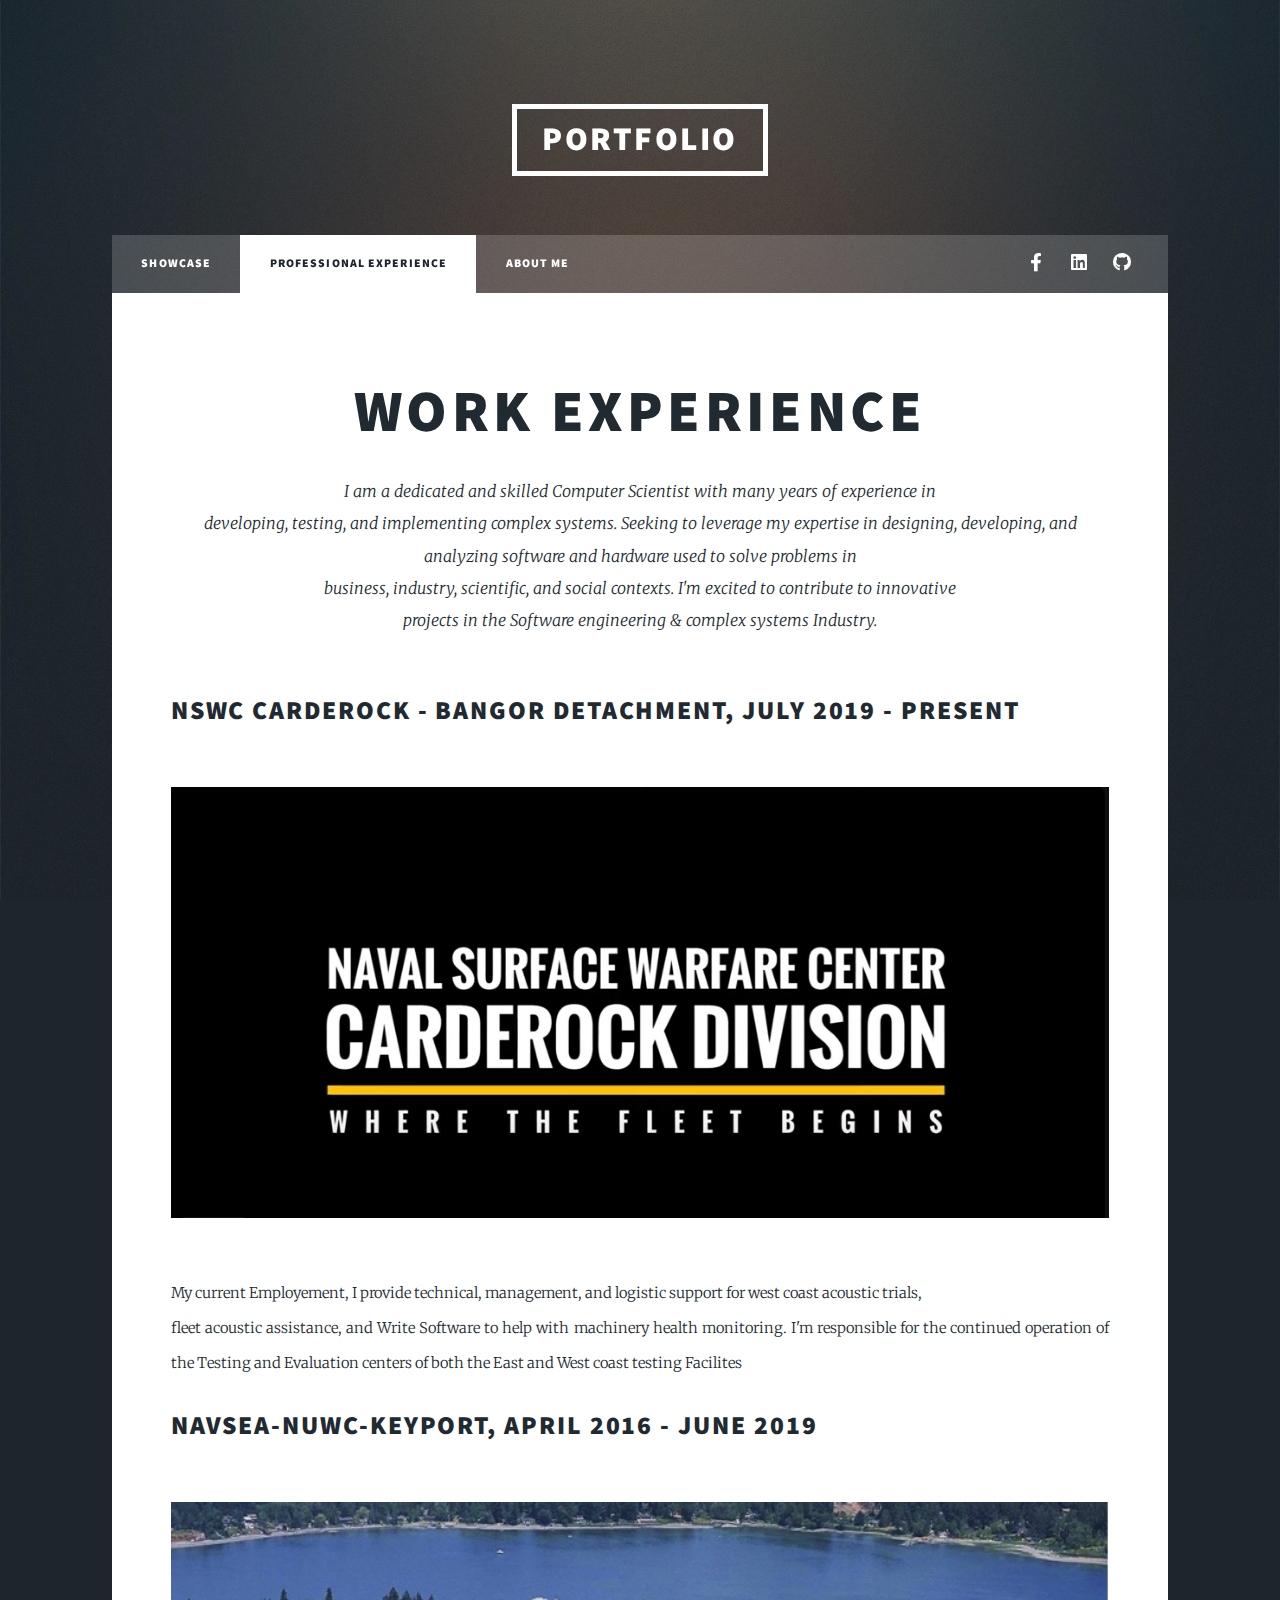
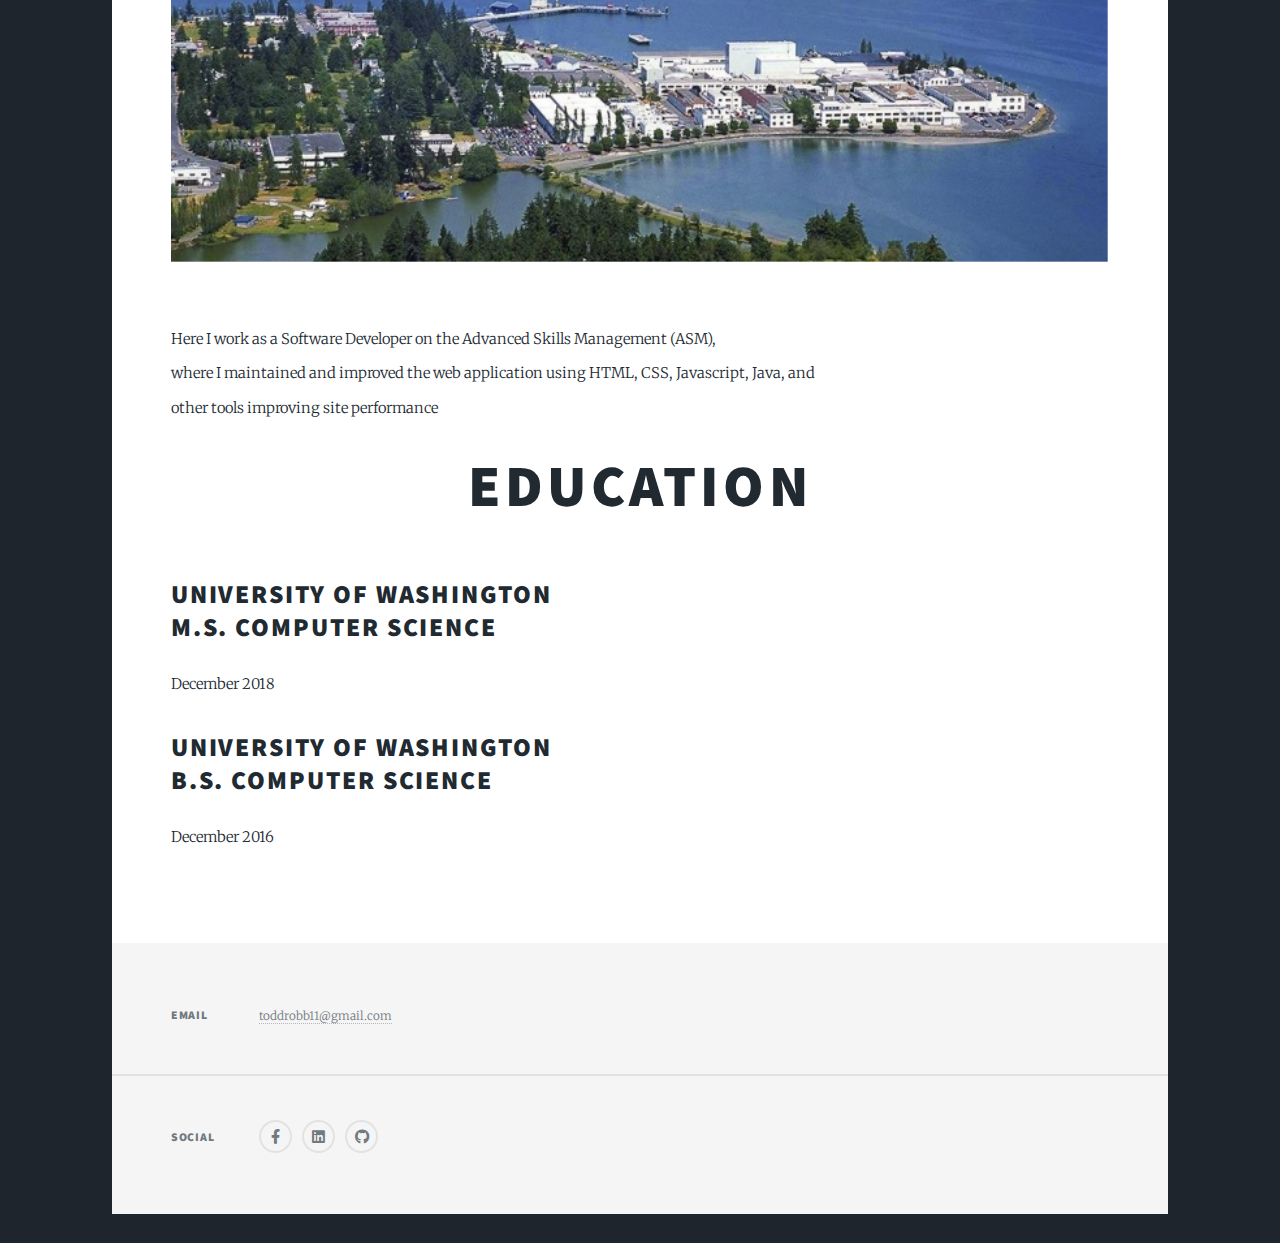
<file: experience.html>
<!DOCTYPE HTML>
<html>
	<head>
		<title>Professional Experience</title>
		<meta charset="utf-8" />
		<meta name="viewport" content="width=device-width, initial-scale=1, user-scalable=no" />
		<link rel="stylesheet" href="assets/css/main.css" />
		<noscript><link rel="stylesheet" href="assets/css/noscript.css" /></noscript>
	</head>
	<link rel="icon" type="image/x-icon" href="images/icon.ico">
	<body class="is-preload">

		<!-- Wrapper -->
			<div id="wrapper">

				<!-- Header -->
					<header id="header">
						<a href="index.html" class="logo">Portfolio</a>
					</header>

				<!-- Nav -->
					<nav id="nav">
						<ul class="links">
							<li><a href="index.html">Showcase</a></li>
							<li class="active"><a href="experience.html">Professional Experience</a></li>
							<li><a href="aboutMe.html">About Me</a></li>
						</ul>
						<ul class="icons">
							<li><a href="https://www.facebook.com/todd.robbins.7524/" class="icon brands fa-facebook-f"><span class="label">Facebook</span></a></li>
							<li><a href="https://www.linkedin.com/in/todd-robbins-2a9650a6/" class="icon brands fa-linkedin"><span class="label">Linkedin</span></a></li>
							<li><a href="https://github.com/toddAwesome" class="icon brands fa-github"><span class="label">GitHub</span></a></li>
						</ul>
					</nav>

				<!-- Main -->
					<div id="main">

						<!-- Post -->
							<section class="post">
								<header class="major">
									<h1>Work Experience</h1>
									<p> I am a dedicated and skilled Computer Scientist with many years of experience in <br/> 
									    developing, testing, and implementing complex systems. Seeking to leverage my expertise in 
									    designing, developing, and analyzing software and hardware used to solve problems in<br/> 
									    business, industry, scientific, and social contexts. I'm excited to contribute to innovative <br/> 
									    projects in the Software engineering & complex systems Industry. <p/>
								</header>
								<h2>NSWC Carderock - Bangor Detachment, July 2019 - Present</h2>
								<div href="https://www.youtube.com/watch?v=xsWzRrND3LI" class="image main"><img src="images/Carderrock Image.JPG" alt="" /></div>
									<p>My current Employement, I provide technical, management, and logistic support for west coast acoustic trials, <br/> 
									fleet acoustic assistance, and Write Software to help with machinery health monitoring. I'm responsible for the continued operation 
									   of the Testing and Evaluation centers of both the East and West coast testing Facilites</p>
							    <h2>NAVSEA-NUWC-Keyport, April 2016 - June 2019</h2>
								<div href="https://www.navsea.navy.mil/Home/Warfare-Centers/NUWC-Keyport/" class="image main"><img src="images/Keyport.png" alt="" /></div>
									<p>Here I work as a Software Developer on the Advanced Skills Management (ASM), <br/> 
									where I maintained and improved the web application using HTML, CSS, Javascript, Java, and <br/>
									other tools improving site performance</p>
									<!-- Education -->
								<header class="major">
									<h1>Education</h1>
								</header>
									<h2>University of Washington<br/> 
									    M.S. Computer Science</h2>
									<p> December 2018</p>
									<h2>University of Washington<br/> 
									    B.S. Computer Science</h2>
									<p> December 2016</p>
							</section>

					</div>

				<!-- Footer -->
					<footer id="footer">
						<section class="split contact">
							<section>
								<h3>Email</h3>
								<p><a href="mailto: toddrobb11@gmail.com">toddrobb11@gmail.com</a></p>
							</section>
							<section>
								<h3>Social</h3>
								<ul class="icons alt">
										<li><a href="https://www.facebook.com/todd.robbins.7524/" class="icon brands fa-facebook-f"><span class="label">Facebook</span></a></li>
										<li><a href="https://www.linkedin.com/in/todd-robbins-2a9650a6/" class="icon brands fa-linkedin"><span class="label">Linkedin</span></a></li>
										<li><a href="https://github.com/toddAwesome" class="icon brands fa-github"><span class="label">GitHub</span></a></li>
								</ul>
							</section>
						</section>
					</footer>

				<!--blank space --> 
					<div id="blankSpace">
						<ul></ul>
					</div>

			</div>

		<!-- Scripts -->
			<script src="assets/js/jquery.min.js"></script>
			<script src="assets/js/jquery.scrollex.min.js"></script>
			<script src="assets/js/jquery.scrolly.min.js"></script>
			<script src="assets/js/browser.min.js"></script>
			<script src="assets/js/breakpoints.min.js"></script>
			<script src="assets/js/util.js"></script>
			<script src="assets/js/main.js"></script>

	</body>
</html>
</file>
<file: 2048-ai/style/main.css>
@import url(fonts/clear-sans.css);
html, body {
  margin: 0;
  padding: 0;
  background: #faf8ef;
  color: #776e65;
  font-family: "Clear Sans", "Helvetica Neue", Arial, sans-serif;
  font-size: 18px; }

body {
  margin: 80px 0; }

.heading:after {
  content: "";
  display: block;
  clear: both; }

h1.title {
  font-size: 80px;
  font-weight: bold;
  margin: 0;
  display: block;
  float: left; }

@-webkit-keyframes move-up {
  0% {
    top: 25px;
    opacity: 1; }

  100% {
    top: -50px;
    opacity: 0; } }
@-moz-keyframes move-up {
  0% {
    top: 25px;
    opacity: 1; }

  100% {
    top: -50px;
    opacity: 0; } }
@keyframes move-up {
  0% {
    top: 25px;
    opacity: 1; }

  100% {
    top: -50px;
    opacity: 0; } }
.scores-container {
  float: right;
  text-align: right; }

.score-container, .best-container {
  position: relative;
  display: inline-block;
  background: #bbada0;
  padding: 15px 25px;
  font-size: 25px;
  height: 25px;
  line-height: 47px;
  font-weight: bold;
  border-radius: 3px;
  color: white;
  margin-top: 8px;
  text-align: center; }
  .score-container:after, .best-container:after {
    position: absolute;
    width: 100%;
    top: 10px;
    left: 0;
    text-transform: uppercase;
    font-size: 13px;
    line-height: 13px;
    text-align: center;
    color: #eee4da; }
  .score-container .score-addition, .best-container .score-addition {
    position: absolute;
    right: 30px;
    color: red;
    font-size: 25px;
    line-height: 25px;
    font-weight: bold;
    color: rgba(119, 110, 101, 0.9);
    z-index: 100;
    -webkit-animation: move-up 600ms ease-in;
    -moz-animation: move-up 600ms ease-in;
    animation: move-up 600ms ease-in;
    -webkit-animation-fill-mode: both;
    -moz-animation-fill-mode: both;
    animation-fill-mode: both; }

.score-container:after {
  content: "Score"; }

.best-container:after {
  content: "Best"; }

p {
  margin-top: 0;
  margin-bottom: 10px;
  line-height: 1.65; }

a {
  color: #776e65;
  font-weight: bold;
  text-decoration: underline;
  cursor: pointer; }

strong.important {
  text-transform: uppercase; }

hr {
  border: none;
  border-bottom: 1px solid #d8d4d0;
  margin-top: 20px;
  margin-bottom: 30px; }

.container {
  width: 500px;
  margin: 0 auto; }

@-webkit-keyframes fade-in {
  0% {
    opacity: 0; }

  100% {
    opacity: 1; } }
@-moz-keyframes fade-in {
  0% {
    opacity: 0; }

  100% {
    opacity: 1; } }
@keyframes fade-in {
  0% {
    opacity: 0; }

  100% {
    opacity: 1; } }
.game-container {
  margin-top: 40px;
  position: relative;
  padding: 15px;
  cursor: default;
  -webkit-touch-callout: none;
  -ms-touch-callout: none;
  -webkit-user-select: none;
  -moz-user-select: none;
  -ms-user-select: none;
  -ms-touch-action: none;
  touch-action: none;
  background: #bbada0;
  border-radius: 6px;
  width: 500px;
  height: 500px;
  -webkit-box-sizing: border-box;
  -moz-box-sizing: border-box;
  box-sizing: border-box; }
  .game-container .game-message {
    display: none;
    position: absolute;
    top: 0;
    right: 0;
    bottom: 0;
    left: 0;
    background: rgba(238, 228, 218, 0.5);
    z-index: 100;
    text-align: center;
    -webkit-animation: fade-in 800ms ease 1200ms;
    -moz-animation: fade-in 800ms ease 1200ms;
    animation: fade-in 800ms ease 1200ms;
    -webkit-animation-fill-mode: both;
    -moz-animation-fill-mode: both;
    animation-fill-mode: both; }
    .game-container .game-message p {
      font-size: 60px;
      font-weight: bold;
      height: 60px;
      line-height: 60px;
      margin-top: 222px; }
    .game-container .game-message .lower {
      display: block;
      margin-top: 59px; }
    .game-container .game-message a {
      display: inline-block;
      background: #8f7a66;
      border-radius: 3px;
      padding: 0 20px;
      text-decoration: none;
      color: #f9f6f2;
      height: 40px;
      line-height: 42px;
      margin-left: 9px; }
      .game-container .game-message a.keep-playing-button {
        display: none; }
    .game-container .game-message.game-won {
      background: rgba(237, 194, 46, 0.5);
      color: #f9f6f2; }
      .game-container .game-message.game-won a.keep-playing-button {
        display: inline-block; }
    .game-container .game-message.game-won, .game-container .game-message.game-over {
      display: block; }

.grid-container {
  position: absolute;
  z-index: 1; }

.grid-row {
  margin-bottom: 15px; }
  .grid-row:last-child {
    margin-bottom: 0; }
  .grid-row:after {
    content: "";
    display: block;
    clear: both; }

.grid-cell {
  width: 106.25px;
  height: 106.25px;
  margin-right: 15px;
  float: left;
  border-radius: 3px;
  background: rgba(238, 228, 218, 0.35); }
  .grid-cell:last-child {
    margin-right: 0; }

.tile-container {
  position: absolute;
  z-index: 2; }

.tile, .tile .tile-inner {
  width: 107px;
  height: 107px;
  line-height: 107px; }
.tile.tile-position-1-1 {
  -webkit-transform: translate(0px, 0px);
  -moz-transform: translate(0px, 0px);
  transform: translate(0px, 0px); }
.tile.tile-position-1-2 {
  -webkit-transform: translate(0px, 121px);
  -moz-transform: translate(0px, 121px);
  transform: translate(0px, 121px); }
.tile.tile-position-1-3 {
  -webkit-transform: translate(0px, 242px);
  -moz-transform: translate(0px, 242px);
  transform: translate(0px, 242px); }
.tile.tile-position-1-4 {
  -webkit-transform: translate(0px, 363px);
  -moz-transform: translate(0px, 363px);
  transform: translate(0px, 363px); }
.tile.tile-position-2-1 {
  -webkit-transform: translate(121px, 0px);
  -moz-transform: translate(121px, 0px);
  transform: translate(121px, 0px); }
.tile.tile-position-2-2 {
  -webkit-transform: translate(121px, 121px);
  -moz-transform: translate(121px, 121px);
  transform: translate(121px, 121px); }
.tile.tile-position-2-3 {
  -webkit-transform: translate(121px, 242px);
  -moz-transform: translate(121px, 242px);
  transform: translate(121px, 242px); }
.tile.tile-position-2-4 {
  -webkit-transform: translate(121px, 363px);
  -moz-transform: translate(121px, 363px);
  transform: translate(121px, 363px); }
.tile.tile-position-3-1 {
  -webkit-transform: translate(242px, 0px);
  -moz-transform: translate(242px, 0px);
  transform: translate(242px, 0px); }
.tile.tile-position-3-2 {
  -webkit-transform: translate(242px, 121px);
  -moz-transform: translate(242px, 121px);
  transform: translate(242px, 121px); }
.tile.tile-position-3-3 {
  -webkit-transform: translate(242px, 242px);
  -moz-transform: translate(242px, 242px);
  transform: translate(242px, 242px); }
.tile.tile-position-3-4 {
  -webkit-transform: translate(242px, 363px);
  -moz-transform: translate(242px, 363px);
  transform: translate(242px, 363px); }
.tile.tile-position-4-1 {
  -webkit-transform: translate(363px, 0px);
  -moz-transform: translate(363px, 0px);
  transform: translate(363px, 0px); }
.tile.tile-position-4-2 {
  -webkit-transform: translate(363px, 121px);
  -moz-transform: translate(363px, 121px);
  transform: translate(363px, 121px); }
.tile.tile-position-4-3 {
  -webkit-transform: translate(363px, 242px);
  -moz-transform: translate(363px, 242px);
  transform: translate(363px, 242px); }
.tile.tile-position-4-4 {
  -webkit-transform: translate(363px, 363px);
  -moz-transform: translate(363px, 363px);
  transform: translate(363px, 363px); }

.tile {
  position: absolute;
  -webkit-transition: 100ms ease-in-out;
  -moz-transition: 100ms ease-in-out;
  transition: 100ms ease-in-out;
  -webkit-transition-property: -webkit-transform;
  -moz-transition-property: -moz-transform;
  transition-property: transform; }
  .tile .tile-inner {
    border-radius: 3px;
    background: #eee4da;
    text-align: center;
    font-weight: bold;
    z-index: 10;
    font-size: 55px; }
  .tile.tile-2 .tile-inner {
    background: #eee4da;
    box-shadow: 0 0 30px 10px rgba(243, 215, 116, 0), inset 0 0 0 1px rgba(255, 255, 255, 0); }
  .tile.tile-4 .tile-inner {
    background: #ede0c8;
    box-shadow: 0 0 30px 10px rgba(243, 215, 116, 0), inset 0 0 0 1px rgba(255, 255, 255, 0); }
  .tile.tile-8 .tile-inner {
    color: #f9f6f2;
    background: #f2b179; }
  .tile.tile-16 .tile-inner {
    color: #f9f6f2;
    background: #f59563; }
  .tile.tile-32 .tile-inner {
    color: #f9f6f2;
    background: #f67c5f; }
  .tile.tile-64 .tile-inner {
    color: #f9f6f2;
    background: #f65e3b; }
  .tile.tile-128 .tile-inner {
    color: #f9f6f2;
    background: #edcf72;
    box-shadow: 0 0 30px 10px rgba(243, 215, 116, 0.2381), inset 0 0 0 1px rgba(255, 255, 255, 0.14286);
    font-size: 45px; }
    @media screen and (max-width: 520px) {
      .tile.tile-128 .tile-inner {
        font-size: 25px; } }
  .tile.tile-256 .tile-inner {
    color: #f9f6f2;
    background: #edcc61;
    box-shadow: 0 0 30px 10px rgba(243, 215, 116, 0.31746), inset 0 0 0 1px rgba(255, 255, 255, 0.19048);
    font-size: 45px; }
    @media screen and (max-width: 520px) {
      .tile.tile-256 .tile-inner {
        font-size: 25px; } }
  .tile.tile-512 .tile-inner {
    color: #f9f6f2;
    background: #edc850;
    box-shadow: 0 0 30px 10px rgba(243, 215, 116, 0.39683), inset 0 0 0 1px rgba(255, 255, 255, 0.2381);
    font-size: 45px; }
    @media screen and (max-width: 520px) {
      .tile.tile-512 .tile-inner {
        font-size: 25px; } }
  .tile.tile-1024 .tile-inner {
    color: #f9f6f2;
    background: #edc53f;
    box-shadow: 0 0 30px 10px rgba(243, 215, 116, 0.47619), inset 0 0 0 1px rgba(255, 255, 255, 0.28571);
    font-size: 35px; }
    @media screen and (max-width: 520px) {
      .tile.tile-1024 .tile-inner {
        font-size: 15px; } }
  .tile.tile-2048 .tile-inner {
    color: #f9f6f2;
    background: #edc22e;
    box-shadow: 0 0 30px 10px rgba(243, 215, 116, 0.55556), inset 0 0 0 1px rgba(255, 255, 255, 0.33333);
    font-size: 35px; }
    @media screen and (max-width: 520px) {
      .tile.tile-2048 .tile-inner {
        font-size: 15px; } }
  .tile.tile-super .tile-inner {
    color: #f9f6f2;
    background: #3c3a32;
    font-size: 30px; }
    @media screen and (max-width: 520px) {
      .tile.tile-super .tile-inner {
        font-size: 10px; } }

@-webkit-keyframes appear {
  0% {
    opacity: 0;
    -webkit-transform: scale(0);
    -moz-transform: scale(0);
    transform: scale(0); }

  100% {
    opacity: 1;
    -webkit-transform: scale(1);
    -moz-transform: scale(1);
    transform: scale(1); } }
@-moz-keyframes appear {
  0% {
    opacity: 0;
    -webkit-transform: scale(0);
    -moz-transform: scale(0);
    transform: scale(0); }

  100% {
    opacity: 1;
    -webkit-transform: scale(1);
    -moz-transform: scale(1);
    transform: scale(1); } }
@keyframes appear {
  0% {
    opacity: 0;
    -webkit-transform: scale(0);
    -moz-transform: scale(0);
    transform: scale(0); }

  100% {
    opacity: 1;
    -webkit-transform: scale(1);
    -moz-transform: scale(1);
    transform: scale(1); } }
.tile-new .tile-inner {
  -webkit-animation: appear 200ms ease 100ms;
  -moz-animation: appear 200ms ease 100ms;
  animation: appear 200ms ease 100ms;
  -webkit-animation-fill-mode: backwards;
  -moz-animation-fill-mode: backwards;
  animation-fill-mode: backwards; }

@-webkit-keyframes pop {
  0% {
    -webkit-transform: scale(0);
    -moz-transform: scale(0);
    transform: scale(0); }

  50% {
    -webkit-transform: scale(1.2);
    -moz-transform: scale(1.2);
    transform: scale(1.2); }

  100% {
    -webkit-transform: scale(1);
    -moz-transform: scale(1);
    transform: scale(1); } }
@-moz-keyframes pop {
  0% {
    -webkit-transform: scale(0);
    -moz-transform: scale(0);
    transform: scale(0); }

  50% {
    -webkit-transform: scale(1.2);
    -moz-transform: scale(1.2);
    transform: scale(1.2); }

  100% {
    -webkit-transform: scale(1);
    -moz-transform: scale(1);
    transform: scale(1); } }
@keyframes pop {
  0% {
    -webkit-transform: scale(0);
    -moz-transform: scale(0);
    transform: scale(0); }

  50% {
    -webkit-transform: scale(1.2);
    -moz-transform: scale(1.2);
    transform: scale(1.2); }

  100% {
    -webkit-transform: scale(1);
    -moz-transform: scale(1);
    transform: scale(1); } }
.tile-merged .tile-inner {
  z-index: 20;
  -webkit-animation: pop 200ms ease 100ms;
  -moz-animation: pop 200ms ease 100ms;
  animation: pop 200ms ease 100ms;
  -webkit-animation-fill-mode: backwards;
  -moz-animation-fill-mode: backwards;
  animation-fill-mode: backwards; }

.above-game:after {
  content: "";
  display: block;
  clear: both; }

.game-intro {
  float: left;
  line-height: 42px;
  margin-bottom: 0; }

.restart-button {
  display: inline-block;
  background: #8f7a66;
  border-radius: 3px;
  padding: 0 20px;
  text-decoration: none;
  color: #f9f6f2;
  height: 40px;
  line-height: 42px;
  display: block;
  text-align: center;
  float: right; }

.game-explanation {
  margin-top: 50px; }

@media screen and (max-width: 520px) {
  html, body {
    font-size: 15px; }

  body {
    margin: 20px 0;
    padding: 0 20px; }

  h1.title {
    font-size: 27px;
    margin-top: 15px; }

  .container {
    width: 280px;
    margin: 0 auto; }

  .score-container, .best-container {
    margin-top: 0;
    padding: 15px 10px;
    min-width: 40px; }

  .heading {
    margin-bottom: 10px; }

  .game-intro {
    width: 55%;
    display: block;
    box-sizing: border-box;
    line-height: 1.65; }

  .restart-button {
    width: 42%;
    padding: 0;
    display: block;
    box-sizing: border-box;
    margin-top: 2px; }

  .game-container {
    margin-top: 17px;
    position: relative;
    padding: 10px;
    cursor: default;
    -webkit-touch-callout: none;
    -ms-touch-callout: none;
    -webkit-user-select: none;
    -moz-user-select: none;
    -ms-user-select: none;
    -ms-touch-action: none;
    touch-action: none;
    background: #bbada0;
    border-radius: 6px;
    width: 280px;
    height: 280px;
    -webkit-box-sizing: border-box;
    -moz-box-sizing: border-box;
    box-sizing: border-box; }
    .game-container .game-message {
      display: none;
      position: absolute;
      top: 0;
      right: 0;
      bottom: 0;
      left: 0;
      background: rgba(238, 228, 218, 0.5);
      z-index: 100;
      text-align: center;
      -webkit-animation: fade-in 800ms ease 1200ms;
      -moz-animation: fade-in 800ms ease 1200ms;
      animation: fade-in 800ms ease 1200ms;
      -webkit-animation-fill-mode: both;
      -moz-animation-fill-mode: both;
      animation-fill-mode: both; }
      .game-container .game-message p {
        font-size: 60px;
        font-weight: bold;
        height: 60px;
        line-height: 60px;
        margin-top: 222px; }
      .game-container .game-message .lower {
        display: block;
        margin-top: 59px; }
      .game-container .game-message a {
        display: inline-block;
        background: #8f7a66;
        border-radius: 3px;
        padding: 0 20px;
        text-decoration: none;
        color: #f9f6f2;
        height: 40px;
        line-height: 42px;
        margin-left: 9px; }
        .game-container .game-message a.keep-playing-button {
          display: none; }
      .game-container .game-message.game-won {
        background: rgba(237, 194, 46, 0.5);
        color: #f9f6f2; }
        .game-container .game-message.game-won a.keep-playing-button {
          display: inline-block; }
      .game-container .game-message.game-won, .game-container .game-message.game-over {
        display: block; }

  .grid-container {
    position: absolute;
    z-index: 1; }

  .grid-row {
    margin-bottom: 10px; }
    .grid-row:last-child {
      margin-bottom: 0; }
    .grid-row:after {
      content: "";
      display: block;
      clear: both; }

  .grid-cell {
    width: 57.5px;
    height: 57.5px;
    margin-right: 10px;
    float: left;
    border-radius: 3px;
    background: rgba(238, 228, 218, 0.35); }
    .grid-cell:last-child {
      margin-right: 0; }

  .tile-container {
    position: absolute;
    z-index: 2; }

  .tile, .tile .tile-inner {
    width: 58px;
    height: 58px;
    line-height: 58px; }
  .tile.tile-position-1-1 {
    -webkit-transform: translate(0px, 0px);
    -moz-transform: translate(0px, 0px);
    transform: translate(0px, 0px); }
  .tile.tile-position-1-2 {
    -webkit-transform: translate(0px, 67px);
    -moz-transform: translate(0px, 67px);
    transform: translate(0px, 67px); }
  .tile.tile-position-1-3 {
    -webkit-transform: translate(0px, 135px);
    -moz-transform: translate(0px, 135px);
    transform: translate(0px, 135px); }
  .tile.tile-position-1-4 {
    -webkit-transform: translate(0px, 202px);
    -moz-transform: translate(0px, 202px);
    transform: translate(0px, 202px); }
  .tile.tile-position-2-1 {
    -webkit-transform: translate(67px, 0px);
    -moz-transform: translate(67px, 0px);
    transform: translate(67px, 0px); }
  .tile.tile-position-2-2 {
    -webkit-transform: translate(67px, 67px);
    -moz-transform: translate(67px, 67px);
    transform: translate(67px, 67px); }
  .tile.tile-position-2-3 {
    -webkit-transform: translate(67px, 135px);
    -moz-transform: translate(67px, 135px);
    transform: translate(67px, 135px); }
  .tile.tile-position-2-4 {
    -webkit-transform: translate(67px, 202px);
    -moz-transform: translate(67px, 202px);
    transform: translate(67px, 202px); }
  .tile.tile-position-3-1 {
    -webkit-transform: translate(135px, 0px);
    -moz-transform: translate(135px, 0px);
    transform: translate(135px, 0px); }
  .tile.tile-position-3-2 {
    -webkit-transform: translate(135px, 67px);
    -moz-transform: translate(135px, 67px);
    transform: translate(135px, 67px); }
  .tile.tile-position-3-3 {
    -webkit-transform: translate(135px, 135px);
    -moz-transform: translate(135px, 135px);
    transform: translate(135px, 135px); }
  .tile.tile-position-3-4 {
    -webkit-transform: translate(135px, 202px);
    -moz-transform: translate(135px, 202px);
    transform: translate(135px, 202px); }
  .tile.tile-position-4-1 {
    -webkit-transform: translate(202px, 0px);
    -moz-transform: translate(202px, 0px);
    transform: translate(202px, 0px); }
  .tile.tile-position-4-2 {
    -webkit-transform: translate(202px, 67px);
    -moz-transform: translate(202px, 67px);
    transform: translate(202px, 67px); }
  .tile.tile-position-4-3 {
    -webkit-transform: translate(202px, 135px);
    -moz-transform: translate(202px, 135px);
    transform: translate(202px, 135px); }
  .tile.tile-position-4-4 {
    -webkit-transform: translate(202px, 202px);
    -moz-transform: translate(202px, 202px);
    transform: translate(202px, 202px); }

  .tile .tile-inner {
    font-size: 35px; }

  .game-message p {
    font-size: 30px !important;
    height: 30px !important;
    line-height: 30px !important;
    margin-top: 90px !important; }
  .game-message .lower {
    margin-top: 30px !important; } }
</file>
<file: assets/css/main.css>
@import url(fontawesome-all.min.css);
@import url("https://fonts.googleapis.com/css?family=Merriweather:300,700,300italic,700italic|Source+Sans+Pro:900");

/*
	Massively by HTML5 UP
	html5up.net | @ajlkn
	Free for personal and commercial use under the CCA 3.0 license (html5up.net/license)
*/

html, body, div, span, applet, object,
iframe, h1, h2, h3, h4, h5, h6, p, blockquote,
pre, a, abbr, acronym, address, big, cite,
code, del, dfn, em, img, ins, kbd, q, s, samp,
small, strike, strong, sub, sup, tt, var, b,
u, i, center, dl, dt, dd, ol, ul, li, fieldset,
form, label, legend, table, caption, tbody,
tfoot, thead, tr, th, td, article, aside,
canvas, details, embed, figure, figcaption,
footer, header, hgroup, menu, nav, output, ruby,
section, summary, time, mark, audio, video {
	margin: 0;
	padding: 0;
	border: 0;
	font-size: 100%;
	font: inherit;
	vertical-align: baseline;}

article, aside, details, figcaption, figure,
footer, header, hgroup, menu, nav, section {
	display: block;}

body {
	line-height: 1;
}

ol, ul {
	list-style: none;
}

blockquote, q {
	quotes: none;
}

	blockquote:before, blockquote:after, q:before, q:after {
		content: '';
		content: none;
	}

table {
	border-collapse: collapse;
	border-spacing: 0;
}

body {
	-webkit-text-size-adjust: none;
}

mark {
	background-color: transparent;
	color: inherit;
}

input::-moz-focus-inner {
	border: 0;
	padding: 0;
}

input, select, textarea {
	-moz-appearance: none;
	-webkit-appearance: none;
	-ms-appearance: none;
	appearance: none;
}

/* Basic */

	@-ms-viewport {
		width: device-width;
	}

	body {
		-ms-overflow-style: scrollbar;
	}

	@media screen and (max-width: 480px) {

		html, body {
			min-width: 320px;
		}

	}

	html {
		box-sizing: border-box;
	}

	*, *:before, *:after {
		box-sizing: inherit;
	}

	body {
		background-color: #1e252d;
	}

		body.is-preload *, body.is-preload *:before, body.is-preload *:after {
			-moz-animation: none !important;
			-webkit-animation: none !important;
			-ms-animation: none !important;
			animation: none !important;
			-moz-transition: none !important;
			-webkit-transition: none !important;
			-ms-transition: none !important;
			transition: none !important;
		}

/* Type */

	html {
		font-size: 16pt;
	}

		@media screen and (max-width: 1680px) {

			html {
				font-size: 12pt;
			}

		}

		@media screen and (max-width: 1280px) {

			html {
				font-size: 11pt;
			}

		}

		@media screen and (max-width: 360px) {

			html {
				font-size: 10pt;
			}

		}

	body {
		color: #212931;
	}

	body, input, select, textarea {
		font-family: "Merriweather", Georgia, serif;
		font-weight: 300;
		font-size: 1rem;
		line-height: 2.375;
	}

	a {
		-moz-transition: color 0.2s ease-in-out, background-color 0.2s ease-in-out, border-color 0.2s ease-in-out, box-shadow 0.2s ease-in-out;
		-webkit-transition: color 0.2s ease-in-out, background-color 0.2s ease-in-out, border-color 0.2s ease-in-out, box-shadow 0.2s ease-in-out;
		-ms-transition: color 0.2s ease-in-out, background-color 0.2s ease-in-out, border-color 0.2s ease-in-out, box-shadow 0.2s ease-in-out;
		transition: color 0.2s ease-in-out, background-color 0.2s ease-in-out, border-color 0.2s ease-in-out, box-shadow 0.2s ease-in-out;
		border-bottom: dotted 1px;
		text-decoration: none;
	}

		a:hover {
			border-bottom-color: transparent;
		}

	strong, b {
		font-weight: 600;
	}

	em, i {
		font-style: italic;
	}

	p {
		text-align: justify;
		margin: 0 0 2rem 0;
	}

	h1, h2, h3, h4, h5, h6 {
		font-family: "Source Sans Pro", Helvetica, sans-serif;
		font-weight: 900;
		line-height: 1.5;
		letter-spacing: 0.075em;
		text-transform: uppercase;
		margin: 0 0 1rem 0;
	}

		h1 a, h2 a, h3 a, h4 a, h5 a, h6 a {
			border-bottom: 0;
			color: inherit;
			text-decoration: none;
		}

	h1 {
		font-size: 4rem;
		line-height: 1.1;
		margin: 0 0 2rem 0;
	}

	h2 {
		font-size: 1.75rem;
		line-height: 1.3;
		margin: 0 0 1.5rem 0;
	}

	h3 {
		font-size: 1.25rem;
		margin: 0 0 1.5rem 0;
	}

	h4 {
		font-size: 1rem;
	}

	h5 {
		font-size: 0.9rem;
	}

	h6 {
		font-size: 0.8rem;
	}

	sub {
		font-size: 0.8rem;
		position: relative;
		top: 0.5rem;
	}

	sup {
		font-size: 0.8rem;
		position: relative;
		top: -0.5rem;
	}

	blockquote {
		border-left: solid 4px;
		font-style: italic;
		margin: 0 0 2rem 0;
		padding: 0.5rem 0 0.5rem 2rem;
	}

	code {
		border: solid 2px;
		font-family: "Courier New", monospace;
		font-size: 0.9rem;
		margin: 0 0.25rem;
		padding: 0.25rem 0.65rem;
	}

	pre {
		-webkit-overflow-scrolling: touch;
		font-family: "Courier New", monospace;
		font-size: 0.9rem;
		margin: 0 0 2rem 0;
	}

		pre code {
			display: block;
			line-height: 1.75;
			padding: 1rem 1.5rem;
			overflow-x: auto;
		}

	hr {
		border: 0;
		border-bottom: solid 2px;
		margin: 3rem 0;
	}

		hr.major {
			margin: 5rem 0;
		}

	.align-left {
		text-align: left;
	}

	.align-center {
		text-align: center;
	}

	.align-right {
		text-align: right;
	}

	input, select, textarea {
		color: #212931;
	}

	a {
		color: #212931;
		border-bottom-color: rgba(33, 41, 49, 0.5);
	}

		a:hover {
			border-bottom-color: transparent;
			color: #18bfef !important;
		}

	strong, b {
		color: #212931;
	}

	h1, h2, h3, h4, h5, h6 {
		color: #212931;
	}

	blockquote {
		border-left-color: #eeeeee;
	}

	code {
		background: rgba(220, 220, 220, 0.25);
		border-color: #eeeeee;
	}

	hr {
		border-bottom-color: #eeeeee;
	}

/* Row */

	.row {
		display: flex;
		flex-wrap: wrap;
		box-sizing: border-box;
		align-items: stretch;
	}

		.row > * {
			box-sizing: border-box;
		}

		.row.gtr-uniform > * > :last-child {
			margin-bottom: 0;
		}

		.row.aln-left {
			justify-content: flex-start;
		}

		.row.aln-center {
			justify-content: center;
		}

		.row.aln-right {
			justify-content: flex-end;
		}

		.row.aln-top {
			align-items: flex-start;
		}

		.row.aln-middle {
			align-items: center;
		}

		.row.aln-bottom {
			align-items: flex-end;
		}

		.row > .imp {
			order: -1;
		}

		.row > .col-1 {
			width: 8.33333%;
		}

		.row > .off-1 {
			margin-left: 8.33333%;
		}

		.row > .col-2 {
			width: 16.66667%;
		}

		.row > .off-2 {
			margin-left: 16.66667%;
		}

		.row > .col-3 {
			width: 25%;
		}

		.row > .off-3 {
			margin-left: 25%;
		}

		.row > .col-4 {
			width: 33.33333%;
		}

		.row > .off-4 {
			margin-left: 33.33333%;
		}

		.row > .col-5 {
			width: 41.66667%;
		}

		.row > .off-5 {
			margin-left: 41.66667%;
		}

		.row > .col-6 {
			width: 50%;
		}

		.row > .off-6 {
			margin-left: 50%;
		}

		.row > .col-7 {
			width: 58.33333%;
		}

		.row > .off-7 {
			margin-left: 58.33333%;
		}

		.row > .col-8 {
			width: 66.66667%;
		}

		.row > .off-8 {
			margin-left: 66.66667%;
		}

		.row > .col-9 {
			width: 75%;
		}

		.row > .off-9 {
			margin-left: 75%;
		}

		.row > .col-10 {
			width: 83.33333%;
		}

		.row > .off-10 {
			margin-left: 83.33333%;
		}

		.row > .col-11 {
			width: 91.66667%;
		}

		.row > .off-11 {
			margin-left: 91.66667%;
		}

		.row > .col-12 {
			width: 100%;
		}

		.row > .off-12 {
			margin-left: 100%;
		}

		.row.gtr-0 {
			margin-top: 0;
			margin-left: 0rem;
		}

			.row.gtr-0 > * {
				padding: 0 0 0 0rem;
			}

			.row.gtr-0.gtr-uniform {
				margin-top: 0rem;
			}

				.row.gtr-0.gtr-uniform > * {
					padding-top: 0rem;
				}

		.row.gtr-25 {
			margin-top: 0;
			margin-left: -0.375rem;
		}

			.row.gtr-25 > * {
				padding: 0 0 0 0.375rem;
			}

			.row.gtr-25.gtr-uniform {
				margin-top: -0.375rem;
			}

				.row.gtr-25.gtr-uniform > * {
					padding-top: 0.375rem;
				}

		.row.gtr-50 {
			margin-top: 0;
			margin-left: -0.75rem;
		}

			.row.gtr-50 > * {
				padding: 0 0 0 0.75rem;
			}

			.row.gtr-50.gtr-uniform {
				margin-top: -0.75rem;
			}

				.row.gtr-50.gtr-uniform > * {
					padding-top: 0.75rem;
				}

		.row {
			margin-top: 0;
			margin-left: -1.5rem;
		}

			.row > * {
				padding: 0 0 0 1.5rem;
			}

			.row.gtr-uniform {
				margin-top: -1.5rem;
			}

				.row.gtr-uniform > * {
					padding-top: 1.5rem;
				}

		.row.gtr-150 {
			margin-top: 0;
			margin-left: -2.25rem;
		}

			.row.gtr-150 > * {
				padding: 0 0 0 2.25rem;
			}

			.row.gtr-150.gtr-uniform {
				margin-top: -2.25rem;
			}

				.row.gtr-150.gtr-uniform > * {
					padding-top: 2.25rem;
				}

		.row.gtr-200 {
			margin-top: 0;
			margin-left: -3rem;
		}

			.row.gtr-200 > * {
				padding: 0 0 0 3rem;
			}

			.row.gtr-200.gtr-uniform {
				margin-top: -3rem;
			}

				.row.gtr-200.gtr-uniform > * {
					padding-top: 3rem;
				}

		@media screen and (max-width: 1680px) {

			.row {
				display: flex;
				flex-wrap: wrap;
				box-sizing: border-box;
				align-items: stretch;
			}

				.row > * {
					box-sizing: border-box;
				}

				.row.gtr-uniform > * > :last-child {
					margin-bottom: 0;
				}

				.row.aln-left {
					justify-content: flex-start;
				}

				.row.aln-center {
					justify-content: center;
				}

				.row.aln-right {
					justify-content: flex-end;
				}

				.row.aln-top {
					align-items: flex-start;
				}

				.row.aln-middle {
					align-items: center;
				}

				.row.aln-bottom {
					align-items: flex-end;
				}

				.row > .imp-xlarge {
					order: -1;
				}

				.row > .col-1-xlarge {
					width: 8.33333%;
				}

				.row > .off-1-xlarge {
					margin-left: 8.33333%;
				}

				.row > .col-2-xlarge {
					width: 16.66667%;
				}

				.row > .off-2-xlarge {
					margin-left: 16.66667%;
				}

				.row > .col-3-xlarge {
					width: 25%;
				}

				.row > .off-3-xlarge {
					margin-left: 25%;
				}

				.row > .col-4-xlarge {
					width: 33.33333%;
				}

				.row > .off-4-xlarge {
					margin-left: 33.33333%;
				}

				.row > .col-5-xlarge {
					width: 41.66667%;
				}

				.row > .off-5-xlarge {
					margin-left: 41.66667%;
				}

				.row > .col-6-xlarge {
					width: 50%;
				}

				.row > .off-6-xlarge {
					margin-left: 50%;
				}

				.row > .col-7-xlarge {
					width: 58.33333%;
				}

				.row > .off-7-xlarge {
					margin-left: 58.33333%;
				}

				.row > .col-8-xlarge {
					width: 66.66667%;
				}

				.row > .off-8-xlarge {
					margin-left: 66.66667%;
				}

				.row > .col-9-xlarge {
					width: 75%;
				}

				.row > .off-9-xlarge {
					margin-left: 75%;
				}

				.row > .col-10-xlarge {
					width: 83.33333%;
				}

				.row > .off-10-xlarge {
					margin-left: 83.33333%;
				}

				.row > .col-11-xlarge {
					width: 91.66667%;
				}

				.row > .off-11-xlarge {
					margin-left: 91.66667%;
				}

				.row > .col-12-xlarge {
					width: 100%;
				}

				.row > .off-12-xlarge {
					margin-left: 100%;
				}

				.row.gtr-0 {
					margin-top: 0;
					margin-left: 0rem;
				}

					.row.gtr-0 > * {
						padding: 0 0 0 0rem;
					}

					.row.gtr-0.gtr-uniform {
						margin-top: 0rem;
					}

						.row.gtr-0.gtr-uniform > * {
							padding-top: 0rem;
						}

				.row.gtr-25 {
					margin-top: 0;
					margin-left: -0.375rem;
				}

					.row.gtr-25 > * {
						padding: 0 0 0 0.375rem;
					}

					.row.gtr-25.gtr-uniform {
						margin-top: -0.375rem;
					}

						.row.gtr-25.gtr-uniform > * {
							padding-top: 0.375rem;
						}

				.row.gtr-50 {
					margin-top: 0;
					margin-left: -0.75rem;
				}

					.row.gtr-50 > * {
						padding: 0 0 0 0.75rem;
					}

					.row.gtr-50.gtr-uniform {
						margin-top: -0.75rem;
					}

						.row.gtr-50.gtr-uniform > * {
							padding-top: 0.75rem;
						}

				.row {
					margin-top: 0;
					margin-left: -1.5rem;
				}

					.row > * {
						padding: 0 0 0 1.5rem;
					}

					.row.gtr-uniform {
						margin-top: -1.5rem;
					}

						.row.gtr-uniform > * {
							padding-top: 1.5rem;
						}

				.row.gtr-150 {
					margin-top: 0;
					margin-left: -2.25rem;
				}

					.row.gtr-150 > * {
						padding: 0 0 0 2.25rem;
					}

					.row.gtr-150.gtr-uniform {
						margin-top: -2.25rem;
					}

						.row.gtr-150.gtr-uniform > * {
							padding-top: 2.25rem;
						}

				.row.gtr-200 {
					margin-top: 0;
					margin-left: -3rem;
				}

					.row.gtr-200 > * {
						padding: 0 0 0 3rem;
					}

					.row.gtr-200.gtr-uniform {
						margin-top: -3rem;
					}

						.row.gtr-200.gtr-uniform > * {
							padding-top: 3rem;
						}

		}

		@media screen and (max-width: 1280px) {

			.row {
				display: flex;
				flex-wrap: wrap;
				box-sizing: border-box;
				align-items: stretch;
			}

				.row > * {
					box-sizing: border-box;
				}

				.row.gtr-uniform > * > :last-child {
					margin-bottom: 0;
				}

				.row.aln-left {
					justify-content: flex-start;
				}

				.row.aln-center {
					justify-content: center;
				}

				.row.aln-right {
					justify-content: flex-end;
				}

				.row.aln-top {
					align-items: flex-start;
				}

				.row.aln-middle {
					align-items: center;
				}

				.row.aln-bottom {
					align-items: flex-end;
				}

				.row > .imp-large {
					order: -1;
				}

				.row > .col-1-large {
					width: 8.33333%;
				}

				.row > .off-1-large {
					margin-left: 8.33333%;
				}

				.row > .col-2-large {
					width: 16.66667%;
				}

				.row > .off-2-large {
					margin-left: 16.66667%;
				}

				.row > .col-3-large {
					width: 25%;
				}

				.row > .off-3-large {
					margin-left: 25%;
				}

				.row > .col-4-large {
					width: 33.33333%;
				}

				.row > .off-4-large {
					margin-left: 33.33333%;
				}

				.row > .col-5-large {
					width: 41.66667%;
				}

				.row > .off-5-large {
					margin-left: 41.66667%;
				}

				.row > .col-6-large {
					width: 50%;
				}

				.row > .off-6-large {
					margin-left: 50%;
				}

				.row > .col-7-large {
					width: 58.33333%;
				}

				.row > .off-7-large {
					margin-left: 58.33333%;
				}

				.row > .col-8-large {
					width: 66.66667%;
				}

				.row > .off-8-large {
					margin-left: 66.66667%;
				}

				.row > .col-9-large {
					width: 75%;
				}

				.row > .off-9-large {
					margin-left: 75%;
				}

				.row > .col-10-large {
					width: 83.33333%;
				}

				.row > .off-10-large {
					margin-left: 83.33333%;
				}

				.row > .col-11-large {
					width: 91.66667%;
				}

				.row > .off-11-large {
					margin-left: 91.66667%;
				}

				.row > .col-12-large {
					width: 100%;
				}

				.row > .off-12-large {
					margin-left: 100%;
				}

				.row.gtr-0 {
					margin-top: 0;
					margin-left: 0rem;
				}

					.row.gtr-0 > * {
						padding: 0 0 0 0rem;
					}

					.row.gtr-0.gtr-uniform {
						margin-top: 0rem;
					}

						.row.gtr-0.gtr-uniform > * {
							padding-top: 0rem;
						}

				.row.gtr-25 {
					margin-top: 0;
					margin-left: -0.375rem;
				}

					.row.gtr-25 > * {
						padding: 0 0 0 0.375rem;
					}

					.row.gtr-25.gtr-uniform {
						margin-top: -0.375rem;
					}

						.row.gtr-25.gtr-uniform > * {
							padding-top: 0.375rem;
						}

				.row.gtr-50 {
					margin-top: 0;
					margin-left: -0.75rem;
				}

					.row.gtr-50 > * {
						padding: 0 0 0 0.75rem;
					}

					.row.gtr-50.gtr-uniform {
						margin-top: -0.75rem;
					}

						.row.gtr-50.gtr-uniform > * {
							padding-top: 0.75rem;
						}

				.row {
					margin-top: 0;
					margin-left: -1.5rem;
				}

					.row > * {
						padding: 0 0 0 1.5rem;
					}

					.row.gtr-uniform {
						margin-top: -1.5rem;
					}

						.row.gtr-uniform > * {
							padding-top: 1.5rem;
						}

				.row.gtr-150 {
					margin-top: 0;
					margin-left: -2.25rem;
				}

					.row.gtr-150 > * {
						padding: 0 0 0 2.25rem;
					}

					.row.gtr-150.gtr-uniform {
						margin-top: -2.25rem;
					}

						.row.gtr-150.gtr-uniform > * {
							padding-top: 2.25rem;
						}

				.row.gtr-200 {
					margin-top: 0;
					margin-left: -3rem;
				}

					.row.gtr-200 > * {
						padding: 0 0 0 3rem;
					}

					.row.gtr-200.gtr-uniform {
						margin-top: -3rem;
					}

						.row.gtr-200.gtr-uniform > * {
							padding-top: 3rem;
						}

		}

		@media screen and (max-width: 980px) {

			.row {
				display: flex;
				flex-wrap: wrap;
				box-sizing: border-box;
				align-items: stretch;
			}

				.row > * {
					box-sizing: border-box;
				}

				.row.gtr-uniform > * > :last-child {
					margin-bottom: 0;
				}

				.row.aln-left {
					justify-content: flex-start;
				}

				.row.aln-center {
					justify-content: center;
				}

				.row.aln-right {
					justify-content: flex-end;
				}

				.row.aln-top {
					align-items: flex-start;
				}

				.row.aln-middle {
					align-items: center;
				}

				.row.aln-bottom {
					align-items: flex-end;
				}

				.row > .imp-medium {
					order: -1;
				}

				.row > .col-1-medium {
					width: 8.33333%;
				}

				.row > .off-1-medium {
					margin-left: 8.33333%;
				}

				.row > .col-2-medium {
					width: 16.66667%;
				}

				.row > .off-2-medium {
					margin-left: 16.66667%;
				}

				.row > .col-3-medium {
					width: 25%;
				}

				.row > .off-3-medium {
					margin-left: 25%;
				}

				.row > .col-4-medium {
					width: 33.33333%;
				}

				.row > .off-4-medium {
					margin-left: 33.33333%;
				}

				.row > .col-5-medium {
					width: 41.66667%;
				}

				.row > .off-5-medium {
					margin-left: 41.66667%;
				}

				.row > .col-6-medium {
					width: 50%;
				}

				.row > .off-6-medium {
					margin-left: 50%;
				}

				.row > .col-7-medium {
					width: 58.33333%;
				}

				.row > .off-7-medium {
					margin-left: 58.33333%;
				}

				.row > .col-8-medium {
					width: 66.66667%;
				}

				.row > .off-8-medium {
					margin-left: 66.66667%;
				}

				.row > .col-9-medium {
					width: 75%;
				}

				.row > .off-9-medium {
					margin-left: 75%;
				}

				.row > .col-10-medium {
					width: 83.33333%;
				}

				.row > .off-10-medium {
					margin-left: 83.33333%;
				}

				.row > .col-11-medium {
					width: 91.66667%;
				}

				.row > .off-11-medium {
					margin-left: 91.66667%;
				}

				.row > .col-12-medium {
					width: 100%;
				}

				.row > .off-12-medium {
					margin-left: 100%;
				}

				.row.gtr-0 {
					margin-top: 0;
					margin-left: 0rem;
				}

					.row.gtr-0 > * {
						padding: 0 0 0 0rem;
					}

					.row.gtr-0.gtr-uniform {
						margin-top: 0rem;
					}

						.row.gtr-0.gtr-uniform > * {
							padding-top: 0rem;
						}

				.row.gtr-25 {
					margin-top: 0;
					margin-left: -0.375rem;
				}

					.row.gtr-25 > * {
						padding: 0 0 0 0.375rem;
					}

					.row.gtr-25.gtr-uniform {
						margin-top: -0.375rem;
					}

						.row.gtr-25.gtr-uniform > * {
							padding-top: 0.375rem;
						}

				.row.gtr-50 {
					margin-top: 0;
					margin-left: -0.75rem;
				}

					.row.gtr-50 > * {
						padding: 0 0 0 0.75rem;
					}

					.row.gtr-50.gtr-uniform {
						margin-top: -0.75rem;
					}

						.row.gtr-50.gtr-uniform > * {
							padding-top: 0.75rem;
						}

				.row {
					margin-top: 0;
					margin-left: -1.5rem;
				}

					.row > * {
						padding: 0 0 0 1.5rem;
					}

					.row.gtr-uniform {
						margin-top: -1.5rem;
					}

						.row.gtr-uniform > * {
							padding-top: 1.5rem;
						}

				.row.gtr-150 {
					margin-top: 0;
					margin-left: -2.25rem;
				}

					.row.gtr-150 > * {
						padding: 0 0 0 2.25rem;
					}

					.row.gtr-150.gtr-uniform {
						margin-top: -2.25rem;
					}

						.row.gtr-150.gtr-uniform > * {
							padding-top: 2.25rem;
						}

				.row.gtr-200 {
					margin-top: 0;
					margin-left: -3rem;
				}

					.row.gtr-200 > * {
						padding: 0 0 0 3rem;
					}

					.row.gtr-200.gtr-uniform {
						margin-top: -3rem;
					}

						.row.gtr-200.gtr-uniform > * {
							padding-top: 3rem;
						}

		}

		@media screen and (max-width: 736px) {

			.row {
				display: flex;
				flex-wrap: wrap;
				box-sizing: border-box;
				align-items: stretch;
			}

				.row > * {
					box-sizing: border-box;
				}

				.row.gtr-uniform > * > :last-child {
					margin-bottom: 0;
				}

				.row.aln-left {
					justify-content: flex-start;
				}

				.row.aln-center {
					justify-content: center;
				}

				.row.aln-right {
					justify-content: flex-end;
				}

				.row.aln-top {
					align-items: flex-start;
				}

				.row.aln-middle {
					align-items: center;
				}

				.row.aln-bottom {
					align-items: flex-end;
				}

				.row > .imp-small {
					order: -1;
				}

				.row > .col-1-small {
					width: 8.33333%;
				}

				.row > .off-1-small {
					margin-left: 8.33333%;
				}

				.row > .col-2-small {
					width: 16.66667%;
				}

				.row > .off-2-small {
					margin-left: 16.66667%;
				}

				.row > .col-3-small {
					width: 25%;
				}

				.row > .off-3-small {
					margin-left: 25%;
				}

				.row > .col-4-small {
					width: 33.33333%;
				}

				.row > .off-4-small {
					margin-left: 33.33333%;
				}

				.row > .col-5-small {
					width: 41.66667%;
				}

				.row > .off-5-small {
					margin-left: 41.66667%;
				}

				.row > .col-6-small {
					width: 50%;
				}

				.row > .off-6-small {
					margin-left: 50%;
				}

				.row > .col-7-small {
					width: 58.33333%;
				}

				.row > .off-7-small {
					margin-left: 58.33333%;
				}

				.row > .col-8-small {
					width: 66.66667%;
				}

				.row > .off-8-small {
					margin-left: 66.66667%;
				}

				.row > .col-9-small {
					width: 75%;
				}

				.row > .off-9-small {
					margin-left: 75%;
				}

				.row > .col-10-small {
					width: 83.33333%;
				}

				.row > .off-10-small {
					margin-left: 83.33333%;
				}

				.row > .col-11-small {
					width: 91.66667%;
				}

				.row > .off-11-small {
					margin-left: 91.66667%;
				}

				.row > .col-12-small {
					width: 100%;
				}

				.row > .off-12-small {
					margin-left: 100%;
				}

				.row.gtr-0 {
					margin-top: 0;
					margin-left: 0rem;
				}

					.row.gtr-0 > * {
						padding: 0 0 0 0rem;
					}

					.row.gtr-0.gtr-uniform {
						margin-top: 0rem;
					}

						.row.gtr-0.gtr-uniform > * {
							padding-top: 0rem;
						}

				.row.gtr-25 {
					margin-top: 0;
					margin-left: -0.375rem;
				}

					.row.gtr-25 > * {
						padding: 0 0 0 0.375rem;
					}

					.row.gtr-25.gtr-uniform {
						margin-top: -0.375rem;
					}

						.row.gtr-25.gtr-uniform > * {
							padding-top: 0.375rem;
						}

				.row.gtr-50 {
					margin-top: 0;
					margin-left: -0.75rem;
				}

					.row.gtr-50 > * {
						padding: 0 0 0 0.75rem;
					}

					.row.gtr-50.gtr-uniform {
						margin-top: -0.75rem;
					}

						.row.gtr-50.gtr-uniform > * {
							padding-top: 0.75rem;
						}

				.row {
					margin-top: 0;
					margin-left: -1.5rem;
				}

					.row > * {
						padding: 0 0 0 1.5rem;
					}

					.row.gtr-uniform {
						margin-top: -1.5rem;
					}

						.row.gtr-uniform > * {
							padding-top: 1.5rem;
						}

				.row.gtr-150 {
					margin-top: 0;
					margin-left: -2.25rem;
				}

					.row.gtr-150 > * {
						padding: 0 0 0 2.25rem;
					}

					.row.gtr-150.gtr-uniform {
						margin-top: -2.25rem;
					}

						.row.gtr-150.gtr-uniform > * {
							padding-top: 2.25rem;
						}

				.row.gtr-200 {
					margin-top: 0;
					margin-left: -3rem;
				}

					.row.gtr-200 > * {
						padding: 0 0 0 3rem;
					}

					.row.gtr-200.gtr-uniform {
						margin-top: -3rem;
					}

						.row.gtr-200.gtr-uniform > * {
							padding-top: 3rem;
						}

		}

		@media screen and (max-width: 480px) {

			.row {
				display: flex;
				flex-wrap: wrap;
				box-sizing: border-box;
				align-items: stretch;
			}

				.row > * {
					box-sizing: border-box;
				}

				.row.gtr-uniform > * > :last-child {
					margin-bottom: 0;
				}

				.row.aln-left {
					justify-content: flex-start;
				}

				.row.aln-center {
					justify-content: center;
				}

				.row.aln-right {
					justify-content: flex-end;
				}

				.row.aln-top {
					align-items: flex-start;
				}

				.row.aln-middle {
					align-items: center;
				}

				.row.aln-bottom {
					align-items: flex-end;
				}

				.row > .imp-xsmall {
					order: -1;
				}

				.row > .col-1-xsmall {
					width: 8.33333%;
				}

				.row > .off-1-xsmall {
					margin-left: 8.33333%;
				}

				.row > .col-2-xsmall {
					width: 16.66667%;
				}

				.row > .off-2-xsmall {
					margin-left: 16.66667%;
				}

				.row > .col-3-xsmall {
					width: 25%;
				}

				.row > .off-3-xsmall {
					margin-left: 25%;
				}

				.row > .col-4-xsmall {
					width: 33.33333%;
				}

				.row > .off-4-xsmall {
					margin-left: 33.33333%;
				}

				.row > .col-5-xsmall {
					width: 41.66667%;
				}

				.row > .off-5-xsmall {
					margin-left: 41.66667%;
				}

				.row > .col-6-xsmall {
					width: 50%;
				}

				.row > .off-6-xsmall {
					margin-left: 50%;
				}

				.row > .col-7-xsmall {
					width: 58.33333%;
				}

				.row > .off-7-xsmall {
					margin-left: 58.33333%;
				}

				.row > .col-8-xsmall {
					width: 66.66667%;
				}

				.row > .off-8-xsmall {
					margin-left: 66.66667%;
				}

				.row > .col-9-xsmall {
					width: 75%;
				}

				.row > .off-9-xsmall {
					margin-left: 75%;
				}

				.row > .col-10-xsmall {
					width: 83.33333%;
				}

				.row > .off-10-xsmall {
					margin-left: 83.33333%;
				}

				.row > .col-11-xsmall {
					width: 91.66667%;
				}

				.row > .off-11-xsmall {
					margin-left: 91.66667%;
				}

				.row > .col-12-xsmall {
					width: 100%;
				}

				.row > .off-12-xsmall {
					margin-left: 100%;
				}

				.row.gtr-0 {
					margin-top: 0;
					margin-left: 0rem;
				}

					.row.gtr-0 > * {
						padding: 0 0 0 0rem;
					}

					.row.gtr-0.gtr-uniform {
						margin-top: 0rem;
					}

						.row.gtr-0.gtr-uniform > * {
							padding-top: 0rem;
						}

				.row.gtr-25 {
					margin-top: 0;
					margin-left: -0.375rem;
				}

					.row.gtr-25 > * {
						padding: 0 0 0 0.375rem;
					}

					.row.gtr-25.gtr-uniform {
						margin-top: -0.375rem;
					}

						.row.gtr-25.gtr-uniform > * {
							padding-top: 0.375rem;
						}

				.row.gtr-50 {
					margin-top: 0;
					margin-left: -0.75rem;
				}

					.row.gtr-50 > * {
						padding: 0 0 0 0.75rem;
					}

					.row.gtr-50.gtr-uniform {
						margin-top: -0.75rem;
					}

						.row.gtr-50.gtr-uniform > * {
							padding-top: 0.75rem;
						}

				.row {
					margin-top: 0;
					margin-left: -1.5rem;
				}

					.row > * {
						padding: 0 0 0 1.5rem;
					}

					.row.gtr-uniform {
						margin-top: -1.5rem;
					}

						.row.gtr-uniform > * {
							padding-top: 1.5rem;
						}

				.row.gtr-150 {
					margin-top: 0;
					margin-left: -2.25rem;
				}

					.row.gtr-150 > * {
						padding: 0 0 0 2.25rem;
					}

					.row.gtr-150.gtr-uniform {
						margin-top: -2.25rem;
					}

						.row.gtr-150.gtr-uniform > * {
							padding-top: 2.25rem;
						}

				.row.gtr-200 {
					margin-top: 0;
					margin-left: -3rem;
				}

					.row.gtr-200 > * {
						padding: 0 0 0 3rem;
					}

					.row.gtr-200.gtr-uniform {
						margin-top: -3rem;
					}

						.row.gtr-200.gtr-uniform > * {
							padding-top: 3rem;
						}

		}

		@media screen and (max-width: 360px) {

			.row {
				display: flex;
				flex-wrap: wrap;
				box-sizing: border-box;
				align-items: stretch;
			}

				.row > * {
					box-sizing: border-box;
				}

				.row.gtr-uniform > * > :last-child {
					margin-bottom: 0;
				}

				.row.aln-left {
					justify-content: flex-start;
				}

				.row.aln-center {
					justify-content: center;
				}

				.row.aln-right {
					justify-content: flex-end;
				}

				.row.aln-top {
					align-items: flex-start;
				}

				.row.aln-middle {
					align-items: center;
				}

				.row.aln-bottom {
					align-items: flex-end;
				}

				.row > .imp-xxsmall {
					order: -1;
				}

				.row > .col-1-xxsmall {
					width: 8.33333%;
				}

				.row > .off-1-xxsmall {
					margin-left: 8.33333%;
				}

				.row > .col-2-xxsmall {
					width: 16.66667%;
				}

				.row > .off-2-xxsmall {
					margin-left: 16.66667%;
				}

				.row > .col-3-xxsmall {
					width: 25%;
				}

				.row > .off-3-xxsmall {
					margin-left: 25%;
				}

				.row > .col-4-xxsmall {
					width: 33.33333%;
				}

				.row > .off-4-xxsmall {
					margin-left: 33.33333%;
				}

				.row > .col-5-xxsmall {
					width: 41.66667%;
				}

				.row > .off-5-xxsmall {
					margin-left: 41.66667%;
				}

				.row > .col-6-xxsmall {
					width: 50%;
				}

				.row > .off-6-xxsmall {
					margin-left: 50%;
				}

				.row > .col-7-xxsmall {
					width: 58.33333%;
				}

				.row > .off-7-xxsmall {
					margin-left: 58.33333%;
				}

				.row > .col-8-xxsmall {
					width: 66.66667%;
				}

				.row > .off-8-xxsmall {
					margin-left: 66.66667%;
				}

				.row > .col-9-xxsmall {
					width: 75%;
				}

				.row > .off-9-xxsmall {
					margin-left: 75%;
				}

				.row > .col-10-xxsmall {
					width: 83.33333%;
				}

				.row > .off-10-xxsmall {
					margin-left: 83.33333%;
				}

				.row > .col-11-xxsmall {
					width: 91.66667%;
				}

				.row > .off-11-xxsmall {
					margin-left: 91.66667%;
				}

				.row > .col-12-xxsmall {
					width: 100%;
				}

				.row > .off-12-xxsmall {
					margin-left: 100%;
				}

				.row.gtr-0 {
					margin-top: 0;
					margin-left: 0rem;
				}

					.row.gtr-0 > * {
						padding: 0 0 0 0rem;
					}

					.row.gtr-0.gtr-uniform {
						margin-top: 0rem;
					}

						.row.gtr-0.gtr-uniform > * {
							padding-top: 0rem;
						}

				.row.gtr-25 {
					margin-top: 0;
					margin-left: -0.375rem;
				}

					.row.gtr-25 > * {
						padding: 0 0 0 0.375rem;
					}

					.row.gtr-25.gtr-uniform {
						margin-top: -0.375rem;
					}

						.row.gtr-25.gtr-uniform > * {
							padding-top: 0.375rem;
						}

				.row.gtr-50 {
					margin-top: 0;
					margin-left: -0.75rem;
				}

					.row.gtr-50 > * {
						padding: 0 0 0 0.75rem;
					}

					.row.gtr-50.gtr-uniform {
						margin-top: -0.75rem;
					}

						.row.gtr-50.gtr-uniform > * {
							padding-top: 0.75rem;
						}

				.row {
					margin-top: 0;
					margin-left: -1.5rem;
				}

					.row > * {
						padding: 0 0 0 1.5rem;
					}

					.row.gtr-uniform {
						margin-top: -1.5rem;
					}

						.row.gtr-uniform > * {
							padding-top: 1.5rem;
						}

				.row.gtr-150 {
					margin-top: 0;
					margin-left: -2.25rem;
				}

					.row.gtr-150 > * {
						padding: 0 0 0 2.25rem;
					}

					.row.gtr-150.gtr-uniform {
						margin-top: -2.25rem;
					}

						.row.gtr-150.gtr-uniform > * {
							padding-top: 2.25rem;
						}

				.row.gtr-200 {
					margin-top: 0;
					margin-left: -3rem;
				}

					.row.gtr-200 > * {
						padding: 0 0 0 3rem;
					}

					.row.gtr-200.gtr-uniform {
						margin-top: -3rem;
					}

						.row.gtr-200.gtr-uniform > * {
							padding-top: 3rem;
						}

		}

/* Box */

	.box {
		border: solid 2px;
		margin-bottom: 2rem;
		padding: 1.5rem;
	}

		.box > :last-child,
		.box > :last-child > :last-child,
		.box > :last-child > :last-child > :last-child {
			margin-bottom: 0;
		}

		.box.alt {
			border: 0;
			border-radius: 0;
			padding: 0;
		}

	.box {
		border-color: #eeeeee;
	}

/* Button */

	input[type="submit"],
	input[type="reset"],
	input[type="button"],
	button,
	.button {
		-moz-appearance: none;
		-webkit-appearance: none;
		-ms-appearance: none;
		appearance: none;
		-moz-transition: background-color 0.2s ease-in-out, box-shadow 0.2s ease-in-out, color 0.2s ease-in-out;
		-webkit-transition: background-color 0.2s ease-in-out, box-shadow 0.2s ease-in-out, color 0.2s ease-in-out;
		-ms-transition: background-color 0.2s ease-in-out, box-shadow 0.2s ease-in-out, color 0.2s ease-in-out;
		transition: background-color 0.2s ease-in-out, box-shadow 0.2s ease-in-out, color 0.2s ease-in-out;
		border: 0;
		border-radius: 0;
		cursor: pointer;
		display: inline-block;
		font-family: "Source Sans Pro", Helvetica, sans-serif;
		font-size: 0.8rem;
		font-weight: 900;
		letter-spacing: 0.075em;
		height: 3rem;
		line-height: 3rem;
		padding: 0 2rem;
		text-align: center;
		text-decoration: none;
		text-transform: uppercase;
		white-space: nowrap;
	}

		input[type="submit"].icon:before,
		input[type="reset"].icon:before,
		input[type="button"].icon:before,
		button.icon:before,
		.button.icon:before {
			margin-right: 0.5rem;
		}

		input[type="submit"].icon.solo,
		input[type="reset"].icon.solo,
		input[type="button"].icon.solo,
		button.icon.solo,
		.button.icon.solo {
			position: relative;
			width: 4rem;
			height: 4rem;
			line-height: 4rem;
			border-radius: 4rem;
			text-indent: 4rem;
			overflow: hidden;
			padding: 0;
			white-space: nowrap;
		}

			input[type="submit"].icon.solo:before,
			input[type="reset"].icon.solo:before,
			input[type="button"].icon.solo:before,
			button.icon.solo:before,
			.button.icon.solo:before {
				position: absolute;
				display: block;
				top: 0;
				left: 0;
				width: inherit;
				height: inherit;
				line-height: inherit;
				font-size: 1.25rem;
				margin-right: 0;
				text-align: center;
				text-indent: 0;
			}

		input[type="submit"].fit,
		input[type="reset"].fit,
		input[type="button"].fit,
		button.fit,
		.button.fit {
			width: 100%;
		}

		input[type="submit"].small,
		input[type="reset"].small,
		input[type="button"].small,
		button.small,
		.button.small {
			font-size: 0.7rem;
			height: 2.5rem;
			line-height: 2.5rem;
			padding: 0 1.5rem;
		}

		input[type="submit"].large,
		input[type="reset"].large,
		input[type="button"].large,
		button.large,
		.button.large {
			font-size: 0.9rem;
			height: 3.5rem;
			line-height: 3.5rem;
			padding: 0 2.75rem;
		}

		@media screen and (max-width: 980px) {

			input[type="submit"],
			input[type="reset"],
			input[type="button"],
			button,
			.button {
				font-size: 0.9rem;
				height: 3.25rem;
				line-height: 3.25rem;
			}

				input[type="submit"].large,
				input[type="reset"].large,
				input[type="button"].large,
				button.large,
				.button.large {
					font-size: 1rem;
					height: 3.75rem;
					line-height: 3.75rem;
				}

		}

		input[type="submit"].disabled, input[type="submit"]:disabled,
		input[type="reset"].disabled,
		input[type="reset"]:disabled,
		input[type="button"].disabled,
		input[type="button"]:disabled,
		button.disabled,
		button:disabled,
		.button.disabled,
		.button:disabled {
			pointer-events: none;
			opacity: 0.25;
		}

	input[type="submit"],
	input[type="reset"],
	input[type="button"],
	button,
	.button {
		background-color: transparent;
		box-shadow: inset 0 0 0 2px #212931;
		color: #212931 !important;
	}

		input[type="submit"]:hover,
		input[type="reset"]:hover,
		input[type="button"]:hover,
		button:hover,
		.button:hover {
			box-shadow: inset 0 0 0 2px #18bfef;
			color: #18bfef !important;
		}

		input[type="submit"].primary,
		input[type="reset"].primary,
		input[type="button"].primary,
		button.primary,
		.button.primary {
			background-color: #212931;
			box-shadow: none;
			color: #ffffff !important;
		}

			input[type="submit"].primary:hover,
			input[type="reset"].primary:hover,
			input[type="button"].primary:hover,
			button.primary:hover,
			.button.primary:hover {
				background-color: #18bfef;
			}

/* Form */

	form {
		margin: 0 0 2rem 0;
	}

		form > :last-child {
			margin-bottom: 0;
		}

		form > .fields {
			display: -moz-flex;
			display: -webkit-flex;
			display: -ms-flex;
			display: flex;
			-moz-flex-wrap: wrap;
			-webkit-flex-wrap: wrap;
			-ms-flex-wrap: wrap;
			flex-wrap: wrap;
			width: calc(100% + 3rem);
			margin: -1.5rem 0 2rem -1.5rem;
		}

			form > .fields > .field {
				-moz-flex-grow: 0;
				-webkit-flex-grow: 0;
				-ms-flex-grow: 0;
				flex-grow: 0;
				-moz-flex-shrink: 0;
				-webkit-flex-shrink: 0;
				-ms-flex-shrink: 0;
				flex-shrink: 0;
				padding: 1.5rem 0 0 1.5rem;
				width: calc(100% - 1.5rem);
			}

				form > .fields > .field.half {
					width: calc(50% - 0.75rem);
				}

				form > .fields > .field.third {
					width: calc(100%/3 - 0.5rem);
				}

				form > .fields > .field.quarter {
					width: calc(25% - 0.375rem);
				}

		@media screen and (max-width: 480px) {

			form > .fields {
				width: calc(100% + 3rem);
				margin: -1.5rem 0 2rem -1.5rem;
			}

				form > .fields > .field {
					padding: 1.5rem 0 0 1.5rem;
					width: calc(100% - 1.5rem);
				}

					form > .fields > .field.half {
						width: calc(100% - 1.5rem);
					}

					form > .fields > .field.third {
						width: calc(100% - 1.5rem);
					}

					form > .fields > .field.quarter {
						width: calc(100% - 1.5rem);
					}

		}

	label {
		display: block;
		font-family: "Source Sans Pro", Helvetica, sans-serif;
		font-weight: 900;
		line-height: 1.5;
		letter-spacing: 0.075em;
		font-size: 0.8rem;
		text-transform: uppercase;
		margin: 0 0 0.75rem 0;
	}

		@media screen and (max-width: 980px) {

			label {
				font-size: 0.9rem;
			}

		}

	input[type="text"],
	input[type="password"],
	input[type="email"],
	select,
	textarea {
		-moz-appearance: none;
		-webkit-appearance: none;
		-ms-appearance: none;
		appearance: none;
		background: transparent;
		border-radius: 0;
		border: solid 2px;
		color: inherit;
		display: block;
		outline: 0;
		padding: 0 1rem;
		text-decoration: none;
		width: 100%;
	}

		input[type="text"]:invalid,
		input[type="password"]:invalid,
		input[type="email"]:invalid,
		select:invalid,
		textarea:invalid {
			box-shadow: none;
		}

	select {
		background-size: 1.25rem;
		background-repeat: no-repeat;
		background-position: calc(100% - 1rem) center;
		height: 3rem;
		padding-right: 3rem;
		text-overflow: ellipsis;
	}

		select:focus::-ms-value {
			background-color: transparent;
		}

		select::-ms-expand {
			display: none;
		}

	input[type="text"],
	input[type="password"],
	input[type="email"],
	select {
		height: 3rem;
	}

	textarea {
		padding: 0.75rem 1rem;
	}

	input[type="checkbox"],
	input[type="radio"] {
		-moz-appearance: none;
		-webkit-appearance: none;
		-ms-appearance: none;
		appearance: none;
		display: block;
		float: left;
		margin-right: -2rem;
		opacity: 0;
		width: 1rem;
		z-index: -1;
	}

		input[type="checkbox"] + label,
		input[type="radio"] + label {
			text-decoration: none;
			cursor: pointer;
			display: inline-block;
			font-size: 1rem;
			letter-spacing: 0;
			font-family: "Merriweather", Georgia, serif;
			text-transform: none;
			font-weight: 300;
			padding-left: 2.8rem;
			padding-right: 1rem;
			position: relative;
		}

			input[type="checkbox"] + label:before,
			input[type="radio"] + label:before {
				-moz-osx-font-smoothing: grayscale;
				-webkit-font-smoothing: antialiased;
				display: inline-block;
				font-style: normal;
				font-variant: normal;
				text-rendering: auto;
				line-height: 1;
				text-transform: none !important;
				font-family: 'Font Awesome 5 Free';
				font-weight: 900;
			}

			input[type="checkbox"] + label:before,
			input[type="radio"] + label:before {
				border-radius: 0;
				border: solid 2px;
				content: '';
				display: inline-block;
				font-size: 0.8rem;
				height: 1.8rem;
				left: 0;
				line-height: 1.65rem;
				position: absolute;
				text-align: center;
				top: -0.125rem;
				width: 1.8rem;
			}

		input[type="checkbox"]:checked + label:before,
		input[type="radio"]:checked + label:before {
			content: '\f00c';
		}

	input[type="checkbox"] + label:before {
		border-radius: 0;
	}

	input[type="radio"] + label:before {
		border-radius: 100%;
	}

	::-webkit-input-placeholder {
		opacity: 1.0;
	}

	:-moz-placeholder {
		opacity: 1.0;
	}

	::-moz-placeholder {
		opacity: 1.0;
	}

	:-ms-input-placeholder {
		opacity: 1.0;
	}

	label {
		color: #212931;
	}

	input[type="text"],
	input[type="password"],
	input[type="email"],
	select,
	textarea {
		border-color: #eeeeee;
	}

		input[type="text"]:focus,
		input[type="password"]:focus,
		input[type="email"]:focus,
		select:focus,
		textarea:focus {
			border-color: #18bfef;
		}

	select {
		background-image: url("data:image/svg+xml;charset=utf8,%3Csvg xmlns='http://www.w3.org/2000/svg' width='40' height='40' preserveAspectRatio='none' viewBox='0 0 40 40'%3E%3Cpath d='M9.4,12.3l10.4,10.4l10.4-10.4c0.2-0.2,0.5-0.4,0.9-0.4c0.3,0,0.6,0.1,0.9,0.4l3.3,3.3c0.2,0.2,0.4,0.5,0.4,0.9 c0,0.4-0.1,0.6-0.4,0.9L20.7,31.9c-0.2,0.2-0.5,0.4-0.9,0.4c-0.3,0-0.6-0.1-0.9-0.4L4.3,17.3c-0.2-0.2-0.4-0.5-0.4-0.9 c0-0.4,0.1-0.6,0.4-0.9l3.3-3.3c0.2-0.2,0.5-0.4,0.9-0.4S9.1,12.1,9.4,12.3z' fill='%23eeeeee' /%3E%3C/svg%3E");
	}

		select option {
			background-color: #ffffff;
			color: #212931;
		}

	.select-wrapper:before {
		color: #eeeeee;
	}

	input[type="checkbox"] + label,
	input[type="radio"] + label {
		color: #212931;
	}

		input[type="checkbox"] + label:before,
		input[type="radio"] + label:before {
			border-color: #eeeeee;
		}

	input[type="checkbox"]:checked + label:before,
	input[type="radio"]:checked + label:before {
		background-color: #212931;
		border-color: #212931;
		color: #ffffff;
	}

	input[type="checkbox"]:focus + label:before,
	input[type="radio"]:focus + label:before {
		border-color: #18bfef;
	}

	::-webkit-input-placeholder {
		color: #909498 !important;
	}

	:-moz-placeholder {
		color: #909498 !important;
	}

	::-moz-placeholder {
		color: #909498 !important;
	}

	:-ms-input-placeholder {
		color: #909498 !important;
	}

	.formerize-placeholder {
		color: #909498 !important;
	}

/* Icon */

	.icon {
		text-decoration: none;
		border-bottom: none;
		position: relative;
	}

		.icon:before {
			-moz-osx-font-smoothing: grayscale;
			-webkit-font-smoothing: antialiased;
			display: inline-block;
			font-style: normal;
			font-variant: normal;
			text-rendering: auto;
			line-height: 1;
			text-transform: none !important;
			font-family: 'Font Awesome 5 Free';
			font-weight: 400;
		}

		.icon > .label {
			display: none;
		}

		.icon:before {
			line-height: inherit;
		}

		.icon.solid:before {
			font-weight: 900;
		}

		.icon.brands:before {
			font-family: 'Font Awesome 5 Brands';
		}

/* Image */

	.image {
		border: 0;
		display: inline-block;
		position: relative;
	}

		.image img {
			display: block;
		}

		.image.left, .image.right {
			max-width: 40%;
		}

			.image.left img, .image.right img {
				width: 100%;
			}

		.image.left {
			float: left;
			margin: 0 2rem 2rem 0;
			top: 0.75rem;
		}

		.image.right {
			float: right;
			margin: 0 0 2rem 2rem;
			top: 0.75rem;
		}

		.image.fit {
			display: block;
			margin: 2.5rem 0;
			width: 100%;
		}

			.image.fit:first-child {
				margin-top: 0;
			}

			.image.fit img {
				width: 100%;
			}

		.image.main {
			display: block;
			margin: 4rem 0;
			width: 100%;
		}

			.image.main:first-child {
				margin-top: 0;
			}

			.image.main img {
				width: 100%;
			}

		@media screen and (max-width: 736px) {

			.image.fit {
				margin: 2rem 0;
			}

			.image.main {
				margin: 2rem 0;
			}

		}

	a.image {
		overflow: hidden;
	}

		a.image img {
			-moz-transition: -moz-transform 0.2s ease-out;
			-webkit-transition: -webkit-transform 0.2s ease-out;
			-ms-transition: -ms-transform 0.2s ease-out;
			transition: transform 0.2s ease-out;
		}

		a.image:hover img {
			-moz-transform: scale(1.05);
			-webkit-transform: scale(1.05);
			-ms-transform: scale(1.05);
			transform: scale(1.05);
		}

/* Actions */

	ul.actions {
		display: -moz-flex;
		display: -webkit-flex;
		display: -ms-flex;
		display: flex;
		cursor: default;
		list-style: none;
		margin-left: -1rem;
		padding-left: 0;
	}

		ul.actions li {
			padding: 0 0 0 1rem;
			vertical-align: middle;
		}

		ul.actions.special {
			-moz-justify-content: center;
			-webkit-justify-content: center;
			-ms-justify-content: center;
			justify-content: center;
			width: 100%;
			margin-left: 0;
		}

			ul.actions.special li:first-child {
				padding-left: 0;
			}

		ul.actions.stacked {
			-moz-flex-direction: column;
			-webkit-flex-direction: column;
			-ms-flex-direction: column;
			flex-direction: column;
			margin-left: 0;
		}

			ul.actions.stacked li {
				padding: 1.3rem 0 0 0;
			}

				ul.actions.stacked li:first-child {
					padding-top: 0;
				}

		ul.actions.fit {
			width: calc(100% + 1rem);
		}

			ul.actions.fit li {
				-moz-flex-grow: 1;
				-webkit-flex-grow: 1;
				-ms-flex-grow: 1;
				flex-grow: 1;
				-moz-flex-shrink: 1;
				-webkit-flex-shrink: 1;
				-ms-flex-shrink: 1;
				flex-shrink: 1;
				width: 100%;
			}

				ul.actions.fit li > * {
					width: 100%;
				}

			ul.actions.fit.stacked {
				width: 100%;
			}

		@media screen and (max-width: 480px) {

			ul.actions:not(.fixed) {
				-moz-flex-direction: column;
				-webkit-flex-direction: column;
				-ms-flex-direction: column;
				flex-direction: column;
				margin-left: 0;
				width: 100% !important;
			}

				ul.actions:not(.fixed) li {
					-moz-flex-grow: 1;
					-webkit-flex-grow: 1;
					-ms-flex-grow: 1;
					flex-grow: 1;
					-moz-flex-shrink: 1;
					-webkit-flex-shrink: 1;
					-ms-flex-shrink: 1;
					flex-shrink: 1;
					padding: 1rem 0 0 0;
					text-align: center;
					width: 100%;
				}

					ul.actions:not(.fixed) li > * {
						width: 100%;
					}

					ul.actions:not(.fixed) li:first-child {
						padding-top: 0;
					}

					ul.actions:not(.fixed) li input[type="submit"],
					ul.actions:not(.fixed) li input[type="reset"],
					ul.actions:not(.fixed) li input[type="button"],
					ul.actions:not(.fixed) li button,
					ul.actions:not(.fixed) li .button {
						width: 100%;
					}

						ul.actions:not(.fixed) li input[type="submit"].icon:before,
						ul.actions:not(.fixed) li input[type="reset"].icon:before,
						ul.actions:not(.fixed) li input[type="button"].icon:before,
						ul.actions:not(.fixed) li button.icon:before,
						ul.actions:not(.fixed) li .button.icon:before {
							margin-left: -0.5rem;
						}

		}

/* Icons */

	ul.icons {
		cursor: default;
		list-style: none;
		padding-left: 0;
	}

		ul.icons li {
			display: inline-block;
			padding: 0 0.5rem 0 0;
			vertical-align: middle;
		}

			ul.icons li:last-child {
				padding-right: 0;
			}

			ul.icons li .icon:before {
				width: 2.25rem;
				height: 2.25rem;
				line-height: 2.25rem;
				display: inline-block;
				text-align: center;
				border-radius: 100%;
				font-size: 1.25rem;
			}

		ul.icons.alt li .icon:before {
			-moz-transition: color 0.2s ease-in-out, background-color 0.2s ease-in-out, border-color 0.2s ease-in-out, box-shadow 0.2s ease-in-out;
			-webkit-transition: color 0.2s ease-in-out, background-color 0.2s ease-in-out, border-color 0.2s ease-in-out, box-shadow 0.2s ease-in-out;
			-ms-transition: color 0.2s ease-in-out, background-color 0.2s ease-in-out, border-color 0.2s ease-in-out, box-shadow 0.2s ease-in-out;
			transition: color 0.2s ease-in-out, background-color 0.2s ease-in-out, border-color 0.2s ease-in-out, box-shadow 0.2s ease-in-out;
			font-size: 1rem;
		}

/* List */

	ol {
		list-style: decimal;
		margin: 0 0 2rem 0;
		padding-left: 1.25rem;
	}

		ol li {
			padding-left: 0.25rem;
		}

	ul {
		list-style: disc;
		margin: 0 0 2rem 0;
		padding-left: 1rem;
	}

		ul li {
			padding-left: 0.5rem;
		}

		ul.divided {
			list-style: none;
			padding-left: 0;
		}

			ul.divided li {
				border-top: solid 1px;
				padding: 0.5rem 0;
			}

				ul.divided li:first-child {
					border-top: 0;
					padding-top: 0;
				}

	dl {
		margin: 0 0 2rem 0;
	}

		dl dt {
			display: block;
			font-weight: 600;
			margin: 0 0 1rem 0;
		}

		dl dd {
			margin-left: 2rem;
		}

	ul.divided li {
		border-top-color: #eeeeee;
	}

	ul.icons li a.icon:hover:before {
		color: #18bfef;
	}

	ul.icons.alt li .icon:before {
		box-shadow: inset 0 0 0 2px #eeeeee;
	}

	ul.icons.alt li a.icon:hover:before {
		box-shadow: inset 0 0 0 2px #18bfef;
	}

/* Section/Article */

	section.special, article.special {
		text-align: center;
	}

	header {
		cursor: default;
	}

		header > .date {
			display: block;
			font-size: 0.8rem;
			height: 1;
			margin: 0 0 1rem 0;
			position: relative;
		}

		header > p {
			font-style: italic;
		}

		header > h1 + p {
			font-size: 1.1rem;
			margin-top: -0.5rem;
			line-height: 2;
		}

		header > h2 + p {
			font-size: 1rem;
			margin-top: -0.75rem;
		}

		header > h3 + p {
			font-size: 0.9rem;
			margin-top: -0.75rem;
		}

		header > h4 + p {
			font-size: 0.8rem;
			margin-top: -0.75rem;
		}

		header.major {
			margin: 0 0 4rem 0;
			text-align: center;
		}

			header.major > :last-child {
				margin-bottom: 0;
			}

			header.major > p {
				margin-top: 0;
				text-align: center;
			}

			header.major > .date {
				font-size: 1rem;
				margin: 0 0 4rem 0;
			}

				header.major > .date:before, header.major > .date:after {
					content: '';
					display: block;
					position: absolute;
					top: 50%;
					width: calc(50% - 6rem);
					border-top: solid 2px;
				}

				header.major > .date:before {
					left: 0;
				}

				header.major > .date:after {
					right: 0;
				}

		@media screen and (max-width: 980px) {

			header br {
				display: none;
			}

		}

		@media screen and (max-width: 736px) {

			header.major {
				margin: 0 0 2rem 0;
			}

		}

	header.major .date:before, header.major .date:after {
		border-top-color: #eeeeee;
	}

/* Table */

	.table-wrapper {
		-webkit-overflow-scrolling: touch;
		overflow-x: auto;
	}

	table {
		margin: 0 0 2rem 0;
		width: 100%;
	}

		table tbody tr {
			border: solid 1px;
			border-left: 0;
			border-right: 0;
		}

		table td {
			padding: 0.75rem 0.75rem;
		}

		table th {
			font-family: "Source Sans Pro", Helvetica, sans-serif;
			font-size: 0.8rem;
			font-weight: 900;
			letter-spacing: 0.075em;
			line-height: 1.5;
			padding: 0 0.75rem 0.75rem 0.75rem;
			text-align: left;
			text-transform: uppercase;
		}

			@media screen and (max-width: 980px) {

				table th {
					font-size: 0.9rem;
				}

			}

		table thead {
			border-bottom: solid 2px;
		}

		table tfoot {
			border-top: solid 2px;
		}

		table.alt {
			border-collapse: separate;
		}

			table.alt tbody tr td {
				border: solid 1px;
				border-left-width: 0;
				border-top-width: 0;
			}

				table.alt tbody tr td:first-child {
					border-left-width: 1px;
				}

			table.alt tbody tr:first-child td {
				border-top-width: 1px;
			}

			table.alt thead {
				border-bottom: 0;
			}

			table.alt tfoot {
				border-top: 0;
			}

	table tbody tr {
		border-color: #eeeeee;
	}

		table tbody tr:nth-child(2n + 1) {
			background-color: rgba(220, 220, 220, 0.25);
		}

	table th {
		color: #212931;
	}

	table thead {
		border-bottom-color: #eeeeee;
	}

	table tfoot {
		border-top-color: #eeeeee;
	}

	table.alt tbody tr td {
		border-color: #eeeeee;
	}

/* Pagination */

	.pagination {
		display: -moz-inline-flex;
		display: -webkit-inline-flex;
		display: -ms-inline-flex;
		display: inline-flex;
		-moz-user-select: none;
		-webkit-user-select: none;
		-ms-user-select: none;
		user-select: none;
		cursor: default;
		list-style: none;
		margin: 0 0 2rem 2px;
		padding: 0;
	}

		.pagination a, .pagination span {
			-moz-transition: background-color 0.2s ease-in-out, border-color 0.2s ease-in-out, box-shadow 0.2s ease-in-out, color 0.2s ease-in-out;
			-webkit-transition: background-color 0.2s ease-in-out, border-color 0.2s ease-in-out, box-shadow 0.2s ease-in-out, color 0.2s ease-in-out;
			-ms-transition: background-color 0.2s ease-in-out, border-color 0.2s ease-in-out, box-shadow 0.2s ease-in-out, color 0.2s ease-in-out;
			transition: background-color 0.2s ease-in-out, border-color 0.2s ease-in-out, box-shadow 0.2s ease-in-out, color 0.2s ease-in-out;
			border: solid 2px;
			display: inline-block;
			font-family: "Source Sans Pro", Helvetica, sans-serif;
			font-size: 0.8rem;
			font-weight: 900;
			height: 3rem;
			letter-spacing: 0.075em;
			line-height: calc(3rem - 4px);
			margin-left: -2px;
			min-width: 3rem;
			position: relative;
			text-align: center;
			text-decoration: none;
			text-transform: uppercase;
		}

		.pagination .next, .pagination .previous {
			text-decoration: none;
			padding: 0 1.75rem;
		}

			.pagination .next:before, .pagination .previous:before {
				-moz-osx-font-smoothing: grayscale;
				-webkit-font-smoothing: antialiased;
				display: inline-block;
				font-style: normal;
				font-variant: normal;
				text-rendering: auto;
				line-height: 1;
				text-transform: none !important;
				font-family: 'Font Awesome 5 Free';
				font-weight: 900;
			}

			.pagination .next:before, .pagination .previous:before {
				display: inline-block;
				color: inherit !important;
				line-height: inherit;
			}

		.pagination .previous:before {
			content: '\f104';
			margin-right: 0.9375em;
		}

		.pagination .next:before {
			content: '\f105';
			float: right;
			margin-left: 0.9375em;
		}

		@media screen and (max-width: 980px) {

			.pagination a, .pagination span {
				font-size: 0.9rem;
			}

		}

		@media screen and (max-width: 480px) {

			.pagination .page, .pagination .extra {
				display: none;
			}

		}

	.pagination a, .pagination span {
		border-color: #eeeeee;
	}

	.pagination a {
		color: #212931 !important;
	}

		.pagination a:hover {
			color: #18bfef !important;
			border-color: #18bfef;
			z-index: 1;
		}

			.pagination a:hover + a,
			.pagination a:hover + span {
				border-left-color: #18bfef;
			}

		.pagination a.active {
			background-color: #eeeeee;
		}

	.pagination span {
		color: #eeeeee;
	}

/* Wrapper */

	#wrapper {
		-moz-transition: opacity 0.5s ease;
		-webkit-transition: opacity 0.5s ease;
		-ms-transition: opacity 0.5s ease;
		transition: opacity 0.5s ease;
		position: relative;
		z-index: 1;
		overflow: hidden;
	}

		#wrapper > .bg {
			position: absolute;
			top: 0;
			left: 0;
			width: 100%;
			height: 100%;
			background-color: #212931;
			background-image: url("../../images/overlay.png"), linear-gradient(0deg, rgba(0, 0, 0, 0.1), rgba(0, 0, 0, 0.1)), url("../../images/bg.jpg");
			background-size: auto,								auto,														100% auto;
			background-position: center,								center,														top center;
			background-repeat: repeat,								no-repeat,													no-repeat;
			background-attachment: scroll,								scroll,														scroll;
			z-index: -1;
		}

			#wrapper > .bg.fixed {
				position: fixed;
				width: 100vw;
				height: 100vh;
			}

		#wrapper.fade-in:before {
			pointer-events: none;
			-moz-transition: opacity 1s ease-in-out;
			-webkit-transition: opacity 1s ease-in-out;
			-ms-transition: opacity 1s ease-in-out;
			transition: opacity 1s ease-in-out;
			-moz-transition-delay: 0.75s;
			-webkit-transition-delay: 0.75s;
			-ms-transition-delay: 0.75s;
			transition-delay: 0.75s;
			background: #1e252d;
			content: '';
			display: block;
			height: 100%;
			left: 0;
			opacity: 0;
			position: fixed;
			top: 0;
			width: 100%;
		}

		body.is-preload #wrapper.fade-in:before {
			opacity: 1;
		}

		@media screen and (orientation: portrait) {

			#wrapper > .bg {
				background-size: auto,								auto,														auto 175%;
			}

		}

/* Intro */

	#intro {
		color: #ffffff;
		padding: 8rem 4rem 6rem 4rem ;
		-moz-align-items: center;
		-webkit-align-items: center;
		-ms-align-items: center;
		align-items: center;
		display: -moz-flex;
		display: -webkit-flex;
		display: -ms-flex;
		display: flex;
		-moz-flex-direction: column;
		-webkit-flex-direction: column;
		-ms-flex-direction: column;
		flex-direction: column;
		-moz-justify-content: -moz-flex-end;
		-webkit-justify-content: -webkit-flex-end;
		-ms-justify-content: -ms-flex-end;
		justify-content: flex-end;
		-moz-transition: opacity 1s ease, -moz-transform 1s ease;
		-webkit-transition: opacity 1s ease, -webkit-transform 1s ease;
		-ms-transition: opacity 1s ease, -ms-transform 1s ease;
		transition: opacity 1s ease, transform 1s ease;
		position: relative;
		cursor: default;
		text-align: center;
		z-index: 1;
		min-height: 100vh;
	}

		#intro input, #intro select, #intro textarea {
			color: #ffffff;
		}

		#intro a {
			color: #ffffff;
			border-bottom-color: rgba(255, 255, 255, 0.5);
		}

			#intro a:hover {
				border-bottom-color: transparent;
				color: #18bfef !important;
			}

		#intro strong, #intro b {
			color: #ffffff;
		}

		#intro h1, #intro h2, #intro h3, #intro h4, #intro h5, #intro h6 {
			color: #ffffff;
		}

		#intro blockquote {
			border-left-color: #ffffff;
		}

		#intro code {
			background: rgba(255, 255, 255, 0.075);
			border-color: #ffffff;
		}

		#intro hr {
			border-bottom-color: #ffffff;
		}

		#intro input[type="submit"],
		#intro input[type="reset"],
		#intro input[type="button"],
		#intro button,
		#intro .button {
			background-color: transparent;
			box-shadow: inset 0 0 0 2px #ffffff;
			color: #ffffff !important;
		}

			#intro input[type="submit"]:hover,
			#intro input[type="reset"]:hover,
			#intro input[type="button"]:hover,
			#intro button:hover,
			#intro .button:hover {
				box-shadow: inset 0 0 0 2px #18bfef;
				color: #18bfef !important;
			}

			#intro input[type="submit"].primary,
			#intro input[type="reset"].primary,
			#intro input[type="button"].primary,
			#intro button.primary,
			#intro .button.primary {
				background-color: #ffffff;
				box-shadow: none;
				color: #1e252d !important;
			}

				#intro input[type="submit"].primary:hover,
				#intro input[type="reset"].primary:hover,
				#intro input[type="button"].primary:hover,
				#intro button.primary:hover,
				#intro .button.primary:hover {
					background-color: #18bfef;
				}

		#intro h1 {
			font-size: 5rem;
			line-height: 1;
		}

		#intro p {
			font-size: 1.25rem;
			font-style: italic;
			margin-top: -0.25rem;
			text-align: center;
		}

		#intro + #header {
			margin-top: -20rem;
		}

			#intro + #header .logo {
				-moz-transform: translateY(2rem);
				-webkit-transform: translateY(2rem);
				-ms-transform: translateY(2rem);
				transform: translateY(2rem);
				opacity: 0;
				visibility: hidden;
			}

		#intro.hidden {
			pointer-events: none;
			-moz-transform: translateY(2rem);
			-webkit-transform: translateY(2rem);
			-ms-transform: translateY(2rem);
			transform: translateY(2rem);
			-moz-transition: opacity 0.5s ease, -moz-transform 0.5s ease, visibility 0.5s;
			-webkit-transition: opacity 0.5s ease, -webkit-transform 0.5s ease, visibility 0.5s;
			-ms-transition: opacity 0.5s ease, -ms-transform 0.5s ease, visibility 0.5s;
			transition: opacity 0.5s ease, transform 0.5s ease, visibility 0.5s;
			opacity: 0;
			visibility: hidden;
		}

			#intro.hidden + #header .logo {
				-moz-transform: translateY(0);
				-webkit-transform: translateY(0);
				-ms-transform: translateY(0);
				transform: translateY(0);
				opacity: 1;
				visibility: visible;
			}

		body.is-preload #intro {
			-moz-transform: translateY(2rem);
			-webkit-transform: translateY(2rem);
			-ms-transform: translateY(2rem);
			transform: translateY(2rem);
			opacity: 0;
		}

			body.is-preload #intro:not(.hidden) + #header + #nav {
				-moz-transform: translateY(4rem);
				-webkit-transform: translateY(4rem);
				-ms-transform: translateY(4rem);
				transform: translateY(4rem);
				opacity: 0;
			}

		@media screen and (max-width: 980px) {

			#intro {
				padding: 4rem 4rem 2rem 4rem ;
				min-height: 90vh;
			}

				#intro p br {
					display: none;
				}

				#intro + #header {
					margin-top: -14rem;
				}

		}

		@media screen and (max-width: 736px) {

			#intro {
				padding: 3rem 2rem 1rem 2rem ;
				min-height: 80vh;
			}

				#intro h1 {
					font-size: 3.25rem;
					line-height: 1.1;
					margin-bottom: 1rem;
				}

				#intro p {
					font-size: 1rem;
					margin-top: 0rem;
				}

				#intro .actions {
					display: none;
				}

		}

/* Header */

	#header {
		color: #ffffff;
		-moz-align-items: center;
		-webkit-align-items: center;
		-ms-align-items: center;
		align-items: center;
		display: -moz-flex;
		display: -webkit-flex;
		display: -ms-flex;
		display: flex;
		-moz-flex-direction: column;
		-webkit-flex-direction: column;
		-ms-flex-direction: column;
		flex-direction: column;
		-moz-justify-content: -moz-flex-end;
		-webkit-justify-content: -webkit-flex-end;
		-ms-justify-content: -ms-flex-end;
		justify-content: flex-end;
		pointer-events: none;
		-moz-user-select: none;
		-webkit-user-select: none;
		-ms-user-select: none;
		user-select: none;
		height: 20rem;
		padding-bottom: 8rem;
		position: relative;
		text-align: center;
		z-index: 2;
	}

		#header input, #header select, #header textarea {
			color: #ffffff;
		}

		#header a {
			color: #ffffff;
			border-bottom-color: rgba(255, 255, 255, 0.5);
		}

			#header a:hover {
				border-bottom-color: transparent;
				color: #18bfef !important;
			}

		#header strong, #header b {
			color: #ffffff;
		}

		#header h1, #header h2, #header h3, #header h4, #header h5, #header h6 {
			color: #ffffff;
		}

		#header blockquote {
			border-left-color: #ffffff;
		}

		#header code {
			background: rgba(255, 255, 255, 0.075);
			border-color: #ffffff;
		}

		#header hr {
			border-bottom-color: #ffffff;
		}

		#header .logo {
			-moz-transition: border-color 0.2s ease-in-out, color 0.2s ease-in-out, opacity 0.5s ease, -moz-transform 0.5s ease, visibility 0.5s;
			-webkit-transition: border-color 0.2s ease-in-out, color 0.2s ease-in-out, opacity 0.5s ease, -webkit-transform 0.5s ease, visibility 0.5s;
			-ms-transition: border-color 0.2s ease-in-out, color 0.2s ease-in-out, opacity 0.5s ease, -ms-transform 0.5s ease, visibility 0.5s;
			transition: border-color 0.2s ease-in-out, color 0.2s ease-in-out, opacity 0.5s ease, transform 0.5s ease, visibility 0.5s;
			pointer-events: auto;
			border-style: solid;
			border-color: #ffffff;
			border-width: 5px !important;
			font-family: "Source Sans Pro", Helvetica, sans-serif;
			font-size: 2.25rem;
			font-weight: 900;
			letter-spacing: 0.075em;
			line-height: 1;
			padding: 1rem 1.75rem;
			text-transform: uppercase;
			visibility: visible;
		}

			#header .logo:hover {
				border-color: #18bfef !important;
				color: #18bfef !important;
			}

		@media screen and (max-width: 980px) {

			#header {
				height: 14rem;
				padding-bottom: 4rem;
			}

		}

		@media screen and (max-width: 736px) {

			#header {
				padding-bottom: 3rem;
			}

				#header .logo {
					font-size: 1.75rem;
					border-width: 3px !important;
				}

		}

/* Nav */

	#nav {
		color: #ffffff;
		display: -moz-flex;
		display: -webkit-flex;
		display: -ms-flex;
		display: flex;
		-moz-transition: -moz-transform 1s ease, opacity 1s ease;
		-webkit-transition: -webkit-transform 1s ease, opacity 1s ease;
		-ms-transition: -ms-transform 1s ease, opacity 1s ease;
		transition: transform 1s ease, opacity 1s ease;
		background: rgba(255, 255, 255, 0.175);
		height: 4rem;
		line-height: 4rem;
		margin: -4rem auto 0 auto;
		overflow: hidden;
		padding: 0 2rem 0 0;
		position: relative;
		width: calc(100% - 4rem);
		max-width: 72rem;
		z-index: 2;
	}

		#nav ul.divided li {
			border-top-color: #ffffff;
		}

		#nav ul.icons li a.icon:hover:before {
			color: #18bfef;
		}

		#nav ul.icons.alt li .icon:before {
			box-shadow: inset 0 0 0 2px #ffffff;
		}

		#nav ul.icons.alt li a.icon:hover:before {
			box-shadow: inset 0 0 0 2px #18bfef;
		}

		#nav input, #nav select, #nav textarea {
			color: #ffffff;
		}

		#nav a {
			color: #ffffff;
			border-bottom-color: rgba(255, 255, 255, 0.5);
		}

			#nav a:hover {
				border-bottom-color: transparent;
				color: #18bfef !important;
			}

		#nav strong, #nav b {
			color: #ffffff;
		}

		#nav h1, #nav h2, #nav h3, #nav h4, #nav h5, #nav h6 {
			color: #ffffff;
		}

		#nav blockquote {
			border-left-color: #ffffff;
		}

		#nav code {
			background: rgba(255, 255, 255, 0.075);
			border-color: #ffffff;
		}

		#nav hr {
			border-bottom-color: #ffffff;
		}

		#nav ul.links {
			display: -moz-flex;
			display: -webkit-flex;
			display: -ms-flex;
			display: flex;
			-moz-flex-grow: 1;
			-webkit-flex-grow: 1;
			-ms-flex-grow: 1;
			flex-grow: 1;
			-moz-flex-shrink: 1;
			-webkit-flex-shrink: 1;
			-ms-flex-shrink: 1;
			flex-shrink: 1;
			font-family: "Source Sans Pro", Helvetica, sans-serif;
			font-weight: 900;
			letter-spacing: 0.075em;
			list-style: none;
			margin-bottom: 0;
			padding-left: 0;
			text-transform: uppercase;
		}

			#nav ul.links li {
				display: block;
				padding-left: 0;
			}

				#nav ul.links li a {
					-moz-transition: background-color 0.2s ease-in-out, color 0.2s ease-in-out;
					-webkit-transition: background-color 0.2s ease-in-out, color 0.2s ease-in-out;
					-ms-transition: background-color 0.2s ease-in-out, color 0.2s ease-in-out;
					transition: background-color 0.2s ease-in-out, color 0.2s ease-in-out;
					display: block;
					font-size: 0.8rem;
					outline: none;
					padding: 0 2rem;
				}

					#nav ul.links li a:hover {
						color: inherit !important;
						background-color: rgba(255, 255, 255, 0.1);
					}

				#nav ul.links li.active {
					background-color: #ffffff;
				}

					#nav ul.links li.active a {
						color: #1e252d;
					}

						#nav ul.links li.active a:hover {
							color: #18bfef !important;
						}

		#nav ul.icons {
			-moz-flex-grow: 0;
			-webkit-flex-grow: 0;
			-ms-flex-grow: 0;
			flex-grow: 0;
			-moz-flex-shrink: 0;
			-webkit-flex-shrink: 0;
			-ms-flex-shrink: 0;
			flex-shrink: 0;
			margin-bottom: 0;
		}

		@media screen and (max-width: 980px) {

			#nav {
				display: none;
			}

		}

/* Main */

	#main {
		background-color: #ffffff;
		position: relative;
		margin: 0 auto;
		width: calc(100% - 4rem);
		max-width: 72rem;
		z-index: 2;
	}

		#main > * {
			padding: 4rem 4rem 2rem 4rem ;
			border-top: solid 2px #eeeeee;
			margin: 0;
		}

			#main > *:first-child {
				border-top: 0;
			}

		#main > footer {
			text-align: center;
		}

		#main > .post {
			padding: 8rem 8rem 6rem 8rem ;
		}

			#main > .post header.major > .date {
				margin-top: -2rem;
			}

			#main > .post header.major > h1, #main > .post header.major h2 {
				font-size: 4rem;
				line-height: 1.1;
				margin: 0 0 2rem 0;
			}

			#main > .post.featured {
				text-align: center;
			}

			@media screen and (max-width: 1280px) {

				#main > .post {
					padding: 6rem 4rem 4rem 4rem ;
				}

			}

			@media screen and (max-width: 736px) {

				#main > .post {
					padding: 4rem 2rem 2rem 2rem ;
				}

					#main > .post header.major > .date {
						margin-top: -1rem;
						margin-bottom: 2rem;
					}

					#main > .post header.major > h1, #main > .post header.major h2 {
						font-size: 2.5rem;
						line-height: 1.2;
						margin: 0 0 1.5rem 0;
					}

			}

		#main > .posts {
			display: -moz-flex;
			display: -webkit-flex;
			display: -ms-flex;
			display: flex;
			-moz-flex-wrap: wrap;
			-webkit-flex-wrap: wrap;
			-ms-flex-wrap: wrap;
			flex-wrap: wrap;
			-moz-align-items: -moz-stretch;
			-webkit-align-items: -webkit-stretch;
			-ms-align-items: -ms-stretch;
			align-items: stretch;
			text-align: center;
			width: 100%;
			padding: 0;
		}

			#main > .posts > * {
				-moz-flex-shrink: 1;
				-webkit-flex-shrink: 1;
				-ms-flex-shrink: 1;
				flex-shrink: 1;
				-moz-flex-grow: 0;
				-webkit-flex-grow: 0;
				-ms-flex-grow: 0;
				flex-grow: 0;
			}

			#main > .posts > * {
				width: 50%;
			}

			#main > .posts > * {
				padding: 4rem;
				width: 50%;
			}

			#main > .posts > article {
				border-color: #eeeeee;
				border-left-width: 2px;
				border-style: solid;
				border-top-width: 2px;
				text-align: center;
			}

				#main > .posts > article > :last-child {
					margin-bottom: 0;
				}

				#main > .posts > article:nth-child(2n - 1) {
					border-left-width: 0;
				}

				#main > .posts > article:nth-child(-n + 2) {
					border-top-width: 0;
				}

			@media screen and (max-width: 980px) {

				#main > .posts > * {
					width: 50%;
				}

				#main > .posts > * {
					padding: 2.5rem;
					width: 50%;
				}

			}

			@media screen and (max-width: 736px) {

				#main > .posts > * {
					width: 100%;
				}

				#main > .posts > * {
					padding: 2rem;
					width: 100%;
				}

				#main > .posts > article:nth-child(2n - 1) {
					border-left-width: 2px;
				}

				#main > .posts > article:nth-child(-n + 2) {
					border-top-width: 2px;
				}

				#main > .posts > article:nth-child(n) {
					border-left-width: 0;
				}

				#main > .posts > article:nth-child(-n + 1) {
					border-top-width: 0;
				}

				#main > .posts > article .image {
					max-width: 25rem;
					margin-left: auto;
					margin-right: auto;
				}

			}

		@media screen and (max-width: 736px) {

			#main > * {
				padding: 2rem 2rem 0.1rem 2rem ;
			}

		}

		@media screen and (max-width: 480px) {

			#main {
				width: 100%;
			}

		}

/* Footer */

	#footer {
		color: #717981;
		display: -moz-flex;
		display: -webkit-flex;
		display: -ms-flex;
		display: flex;
		background-color: #f5f5f5;
		color: #909498;
		cursor: default;
		position: relative;
		margin: 0 auto;
		width: calc(100% - 4rem);
		max-width: 72rem;
		z-index: 2;
	}

		#footer input, #footer select, #footer textarea {
			color: #717981;
		}

		#footer a {
			color: #717981;
			border-bottom-color: rgba(113, 121, 129, 0.5);
		}

			#footer a:hover {
				border-bottom-color: transparent;
				color: #18bfef !important;
			}

		#footer strong, #footer b {
			color: #717981;
		}

		#footer h1, #footer h2, #footer h3, #footer h4, #footer h5, #footer h6 {
			color: #717981;
		}

		#footer blockquote {
			border-left-color: #e2e2e2;
		}

		#footer code {
			background: rgba(220, 220, 220, 0.5);
			border-color: #e2e2e2;
		}

		#footer hr {
			border-bottom-color: #e2e2e2;
		}

		#footer .box {
			border-color: #e2e2e2;
		}

		#footer input[type="submit"],
		#footer input[type="reset"],
		#footer input[type="button"],
		#footer button,
		#footer .button {
			background-color: transparent;
			box-shadow: inset 0 0 0 2px #717981;
			color: #717981 !important;
		}

			#footer input[type="submit"]:hover,
			#footer input[type="reset"]:hover,
			#footer input[type="button"]:hover,
			#footer button:hover,
			#footer .button:hover {
				box-shadow: inset 0 0 0 2px #18bfef;
				color: #18bfef !important;
			}

			#footer input[type="submit"].primary,
			#footer input[type="reset"].primary,
			#footer input[type="button"].primary,
			#footer button.primary,
			#footer .button.primary {
				background-color: #717981;
				box-shadow: none;
				color: #f5f5f5 !important;
			}

				#footer input[type="submit"].primary:hover,
				#footer input[type="reset"].primary:hover,
				#footer input[type="button"].primary:hover,
				#footer button.primary:hover,
				#footer .button.primary:hover {
					background-color: #18bfef;
				}

		#footer label {
			color: #717981;
		}

		#footer input[type="text"],
		#footer input[type="password"],
		#footer input[type="email"],
		#footer select,
		#footer textarea {
			border-color: #e2e2e2;
		}

			#footer input[type="text"]:focus,
			#footer input[type="password"]:focus,
			#footer input[type="email"]:focus,
			#footer select:focus,
			#footer textarea:focus {
				border-color: #18bfef;
			}

		#footer select {
			background-image: url("data:image/svg+xml;charset=utf8,%3Csvg xmlns='http://www.w3.org/2000/svg' width='40' height='40' preserveAspectRatio='none' viewBox='0 0 40 40'%3E%3Cpath d='M9.4,12.3l10.4,10.4l10.4-10.4c0.2-0.2,0.5-0.4,0.9-0.4c0.3,0,0.6,0.1,0.9,0.4l3.3,3.3c0.2,0.2,0.4,0.5,0.4,0.9 c0,0.4-0.1,0.6-0.4,0.9L20.7,31.9c-0.2,0.2-0.5,0.4-0.9,0.4c-0.3,0-0.6-0.1-0.9-0.4L4.3,17.3c-0.2-0.2-0.4-0.5-0.4-0.9 c0-0.4,0.1-0.6,0.4-0.9l3.3-3.3c0.2-0.2,0.5-0.4,0.9-0.4S9.1,12.1,9.4,12.3z' fill='%23e2e2e2' /%3E%3C/svg%3E");
		}

			#footer select option {
				background-color: #f5f5f5;
				color: #717981;
			}

		#footer .select-wrapper:before {
			color: #e2e2e2;
		}

		#footer input[type="checkbox"] + label,
		#footer input[type="radio"] + label {
			color: #717981;
		}

			#footer input[type="checkbox"] + label:before,
			#footer input[type="radio"] + label:before {
				border-color: #e2e2e2;
			}

		#footer input[type="checkbox"]:checked + label:before,
		#footer input[type="radio"]:checked + label:before {
			background-color: #717981;
			border-color: #717981;
			color: #f5f5f5;
		}

		#footer input[type="checkbox"]:focus + label:before,
		#footer input[type="radio"]:focus + label:before {
			border-color: #18bfef;
		}

		#footer ::-webkit-input-placeholder {
			color: #b3b7bb !important;
		}

		#footer :-moz-placeholder {
			color: #b3b7bb !important;
		}

		#footer ::-moz-placeholder {
			color: #b3b7bb !important;
		}

		#footer :-ms-input-placeholder {
			color: #b3b7bb !important;
		}

		#footer .formerize-placeholder {
			color: #b3b7bb !important;
		}

		#footer ul.divided li {
			border-top-color: #e2e2e2;
		}

		#footer ul.icons li a.icon:hover:before {
			color: #18bfef;
		}

		#footer ul.icons.alt li .icon:before {
			box-shadow: inset 0 0 0 2px #e2e2e2;
		}

		#footer ul.icons.alt li a.icon:hover:before {
			box-shadow: inset 0 0 0 2px #18bfef;
		}

		#footer header.major .date:before, #footer header.major .date:after {
			border-top-color: #e2e2e2;
		}

		#footer table tbody tr {
			border-color: #e2e2e2;
		}

			#footer table tbody tr:nth-child(2n + 1) {
				background-color: rgba(220, 220, 220, 0.5);
			}

		#footer table th {
			color: #717981;
		}

		#footer table thead {
			border-bottom-color: #e2e2e2;
		}

		#footer table tfoot {
			border-top-color: #e2e2e2;
		}

		#footer table.alt tbody tr td {
			border-color: #e2e2e2;
		}

		#footer .pagination a, #footer .pagination span {
			border-color: #e2e2e2;
		}

		#footer .pagination a {
			color: #717981 !important;
		}

			#footer .pagination a:hover {
				color: #18bfef !important;
				border-color: #18bfef;
				z-index: 1;
			}

				#footer .pagination a:hover + a,
				#footer .pagination a:hover + span {
					border-left-color: #18bfef;
				}

			#footer .pagination a.active {
				background-color: #e2e2e2;
			}

		#footer .pagination span {
			color: #e2e2e2;
		}

		#footer > section {
			-moz-flex-basis: 50%;
			-webkit-flex-basis: 50%;
			-ms-flex-basis: 50%;
			flex-basis: 50%;
			-moz-flex-grow: 1;
			-webkit-flex-grow: 1;
			-ms-flex-grow: 1;
			flex-grow: 1;
			-moz-flex-shrink: 1;
			-webkit-flex-shrink: 1;
			-ms-flex-shrink: 1;
			flex-shrink: 1;
			padding: 4rem 4rem 2rem 4rem ;
			border-left: solid 2px #e2e2e2;
		}

			#footer > section:first-child {
				border-left: 0;
			}

			#footer > section.split {
				display: -moz-flex;
				display: -webkit-flex;
				display: -ms-flex;
				display: flex;
				-moz-flex-direction: column;
				-webkit-flex-direction: column;
				-ms-flex-direction: column;
				flex-direction: column;
				padding: 0;
			}

				#footer > section.split > section {
					padding: 3rem 4rem 1rem 4rem ;
					border-top: solid 2px #e2e2e2;
				}

					#footer > section.split > section:first-child {
						padding: 5rem 4rem 1rem 4rem ;
						border-top: 0;
					}

					#footer > section.split > section:last-child {
						padding: 3rem 4rem 3rem 4rem ;
					}

				#footer > section.split.contact > section {
					display: -moz-flex;
					display: -webkit-flex;
					display: -ms-flex;
					display: flex;
					-moz-align-items: center;
					-webkit-align-items: center;
					-ms-align-items: center;
					align-items: center;
					padding: 3.15rem 4rem;
				}

					#footer > section.split.contact > section > * {
						margin-bottom: 0;
					}

					#footer > section.split.contact > section > :first-child {
						-moz-flex-shrink: 0;
						-webkit-flex-shrink: 0;
						-ms-flex-shrink: 0;
						flex-shrink: 0;
						-moz-flex-grow: 0;
						-webkit-flex-grow: 0;
						-ms-flex-grow: 0;
						flex-grow: 0;
						width: 6rem;
					}

					#footer > section.split.contact > section > :last-child {
						-moz-flex-shrink: 1;
						-webkit-flex-shrink: 1;
						-ms-flex-shrink: 1;
						flex-shrink: 1;
						-moz-flex-grow: 1;
						-webkit-flex-grow: 1;
						-ms-flex-grow: 1;
						flex-grow: 1;
					}

					#footer > section.split.contact > section:first-child {
						padding: 4rem 4rem 3rem 4rem;
					}

					#footer > section.split.contact > section:last-child {
						padding: 3rem 4rem 4rem 4rem;
					}

					#footer > section.split.contact > section.alt {
						-moz-align-items: -moz-flex-start;
						-webkit-align-items: -webkit-flex-start;
						-ms-align-items: -ms-flex-start;
						align-items: flex-start;
					}

						#footer > section.split.contact > section.alt > :last-child {
							margin-top: -0.325rem;
						}

		#footer form label,
		#footer h3,
		#footer p {
			font-size: 0.8rem;
		}

		@media screen and (max-width: 980px) {

			#footer {
				display: block;
			}

				#footer > section {
					border-top: solid 2px #e2e2e2;
				}

					#footer > section:first-child {
						border-top: 0;
					}

					#footer > section.split > section {
						padding: 4rem 4rem 2rem 4rem ;
					}

						#footer > section.split > section:first-child {
							padding: 4rem 4rem 2rem 4rem ;
						}

						#footer > section.split > section:last-child {
							padding: 4rem 4rem 2rem 4rem ;
						}

					#footer > section.split.contact > section {
						padding: 4rem;
					}

						#footer > section.split.contact > section:first-child {
							padding: 4rem;
						}

						#footer > section.split.contact > section:last-child {
							padding: 4rem;
						}

				#footer form label,
				#footer h3,
				#footer p {
					font-size: 0.9rem;
				}

		}

		@media screen and (max-width: 736px) {

			#footer > section {
				padding: 2rem 2rem 0.1rem 2rem ;
			}

				#footer > section.split > section {
					padding: 2rem 2rem 0.1rem 2rem ;
				}

					#footer > section.split > section:first-child {
						padding: 2rem 2rem 0.1rem 2rem ;
					}

					#footer > section.split > section:last-child {
						padding: 2rem 2rem 0.1rem 2rem ;
					}

				#footer > section.split.contact > section {
					padding: 2rem;
				}

					#footer > section.split.contact > section:first-child {
						padding: 2rem;
					}

					#footer > section.split.contact > section:last-child {
						padding: 2rem;
					}

		}

		@media screen and (max-width: 480px) {

			#footer {
				width: 100%;
			}

		}

	#copyright {
		color: #ffffff;
		position: relative;
		color: rgba(255, 255, 255, 0.25);
		cursor: default;
		font-family: "Source Sans Pro", Helvetica, sans-serif;
		font-size: 0.8rem;
		font-weight: 900;
		letter-spacing: 0.075em;
		line-height: 1.5;
		text-align: center;
		text-transform: uppercase;
		margin: 4rem auto 8rem auto;
		width: calc(100% - 4rem);
		max-width: 72rem;
		z-index: 2;
	}

		#copyright input, #copyright select, #copyright textarea {
			color: #ffffff;
		}

		#copyright a {
			color: #ffffff;
			border-bottom-color: rgba(255, 255, 255, 0.5);
		}

			#copyright a:hover {
				border-bottom-color: transparent;
				color: #18bfef !important;
			}

		#copyright strong, #copyright b {
			color: #ffffff;
		}

		#copyright h1, #copyright h2, #copyright h3, #copyright h4, #copyright h5, #copyright h6 {
			color: #ffffff;
		}

		#copyright blockquote {
			border-left-color: #ffffff;
		}

		#copyright code {
			background: rgba(255, 255, 255, 0.075);
			border-color: #ffffff;
		}

		#copyright hr {
			border-bottom-color: #ffffff;
		}

		#copyright a {
			color: inherit;
			border-bottom-color: inherit;
		}

		#copyright ul {
			list-style: none;
			margin: 0;
			padding-left: 0;
		}

			#copyright ul li {
				border-left: solid 2px;
				display: inline-block;
				line-height: 1;
				margin-left: 1rem;
				padding-left: 1rem;
			}

				#copyright ul li:first-child {
					border-left: 0;
					margin-left: 0;
					padding-left: 0;
				}

		@media screen and (max-width: 1280px) {

			#copyright {
				margin: 4rem auto;
			}

		}

		@media screen and (max-width: 480px) {

			#copyright ul li {
				border-left: 0;
				margin: 1rem 0 0 0;
				padding-left: 0;
				display: block;
			}

				#copyright ul li:first-child {
					margin-top: 0;
				}

		}

/* Nav Panel */

	#navPanelToggle {
		text-decoration: none;
		-moz-transition: color 0.2s ease-in-out, background-color 0.2s ease-in-out, box-shadow 0.2s ease-in-out;
		-webkit-transition: color 0.2s ease-in-out, background-color 0.2s ease-in-out, box-shadow 0.2s ease-in-out;
		-ms-transition: color 0.2s ease-in-out, background-color 0.2s ease-in-out, box-shadow 0.2s ease-in-out;
		transition: color 0.2s ease-in-out, background-color 0.2s ease-in-out, box-shadow 0.2s ease-in-out;
		display: none;
		position: fixed;
		top: 0.75rem;
		right: 0.75rem;
		border: 0;
		color: #ffffff;
		font-family: "Source Sans Pro", Helvetica, sans-serif;
		font-size: 0.9rem;
		font-weight: 900;
		letter-spacing: 0.075em;
		padding: 0.375rem 1.25rem;
		text-transform: uppercase;
		z-index: 10001;
	}

		#navPanelToggle:before {
			-moz-osx-font-smoothing: grayscale;
			-webkit-font-smoothing: antialiased;
			display: inline-block;
			font-style: normal;
			font-variant: normal;
			text-rendering: auto;
			line-height: 1;
			text-transform: none !important;
			font-family: 'Font Awesome 5 Free';
			font-weight: 900;
		}

		#navPanelToggle:before {
			content: '\f0c9';
			margin-right: 0.5rem;
		}

		#navPanelToggle.alt {
			background-color: rgba(255, 255, 255, 0.875);
			box-shadow: 0 0.125rem 0.75rem 0 rgba(30, 37, 45, 0.25);
			color: #212931;
		}

			#navPanelToggle.alt:hover {
				background-color: #ffffff;
			}

		@media screen and (max-width: 980px) {

			#navPanelToggle {
				display: block;
			}

		}

		@media screen and (max-width: 736px) {

			#navPanelToggle {
				font-size: 0.8rem;
				padding: 0.25rem 1rem;
			}

		}

	#navPanel {
		-moz-transform: translateX(20rem);
		-webkit-transform: translateX(20rem);
		-ms-transform: translateX(20rem);
		transform: translateX(20rem);
		-moz-transition: -moz-transform 0.5s ease, box-shadow 0.5s ease, visibility 0.5s;
		-webkit-transition: -webkit-transform 0.5s ease, box-shadow 0.5s ease, visibility 0.5s;
		-ms-transition: -ms-transform 0.5s ease, box-shadow 0.5s ease, visibility 0.5s;
		transition: transform 0.5s ease, box-shadow 0.5s ease, visibility 0.5s;
		display: none;
		-webkit-overflow-scrolling: touch;
		background: #ffffff;
		box-shadow: none;
		color: #212931;
		height: 100%;
		max-width: 80%;
		overflow-y: auto;
		padding: 3rem 2rem;
		position: fixed;
		right: 0;
		top: 0;
		visibility: hidden;
		width: 20rem;
		z-index: 10002;
	}

		#navPanel .links {
			list-style: none;
			padding-left: 0;
		}

			#navPanel .links li {
				border-top: solid 2px #eeeeee;
			}

				#navPanel .links li a {
					border-bottom: 0;
					display: block;
					font-family: "Source Sans Pro", Helvetica, sans-serif;
					font-size: 0.9rem;
					font-size: 0.9rem;
					font-weight: 900;
					letter-spacing: 0.075em;
					padding: 0.75rem 0;
					text-transform: uppercase;
				}

				#navPanel .links li:first-child {
					border-top: 0;
				}

		#navPanel .close {
			text-decoration: none;
			-moz-transition: color 0.2s ease-in-out;
			-webkit-transition: color 0.2s ease-in-out;
			-ms-transition: color 0.2s ease-in-out;
			transition: color 0.2s ease-in-out;
			-webkit-tap-highlight-color: rgba(0, 0, 0, 0);
			border: 0;
			color: #909498;
			cursor: pointer;
			display: block;
			height: 3.25rem;
			line-height: 3.25rem;
			padding-right: 1.25rem;
			position: absolute;
			right: 0;
			text-align: right;
			top: 0;
			vertical-align: middle;
			width: 7rem;
		}

			#navPanel .close:before {
				-moz-osx-font-smoothing: grayscale;
				-webkit-font-smoothing: antialiased;
				display: inline-block;
				font-style: normal;
				font-variant: normal;
				text-rendering: auto;
				line-height: 1;
				text-transform: none !important;
				font-family: 'Font Awesome 5 Free';
				font-weight: 900;
			}

			#navPanel .close:before {
				content: '\f00d';
				font-size: 1.25rem;
			}

			#navPanel .close:hover {
				color: #212931;
			}

			@media screen and (max-width: 736px) {

				#navPanel .close {
					height: 4rem;
					line-height: 4rem;
				}

			}

		@media screen and (max-width: 980px) {

			#navPanel {
				display: block;
			}

		}

		@media screen and (max-width: 736px) {

			#navPanel {
				padding: 2.5rem 1.75rem;
			}

		}

	@media screen and (max-width: 980px) {

		body.is-navPanel-visible #wrapper {
			opacity: 0.5;
		}

		body.is-navPanel-visible #navPanel {
			-moz-transform: translateX(0);
			-webkit-transform: translateX(0);
			-ms-transform: translateX(0);
			transform: translateX(0);
			box-shadow: 0 0 1.5rem 0 rgba(0, 0, 0, 0.2);
			visibility: visible;
		}

	}
</file>
<file: assets/css/noscript.css>
@import url(font-awesome.min.css);

/*
	Massively by HTML5 UP
	html5up.net | @ajlkn
	Free for personal and commercial use under the CCA 3.0 license (html5up.net/license)
*/

/* Wrapper */

	#wrapper {
		background-color: #212931;
		background-image: url("../../images/overlay.png"), linear-gradient(0deg, rgba(0, 0, 0, 0.1), rgba(0, 0, 0, 0.1)), url("../../images/bg.jpg");
		background-size: auto,								auto,														100% auto;
		background-position: center,								center,														top center;
		background-repeat: repeat,								no-repeat,													no-repeat;
		background-attachment: fixed,								fixed,														fixed;
	}

		#wrapper.fade-in:before {
			display: none;
		}

/* Intro */

	body.is-preload #intro {
		opacity: 1;
	}

		body.is-preload #intro:not(.hidden) + #header + #nav {
			-moz-transform: none;
			-webkit-transform: none;
			-ms-transform: none;
			transform: none;
			opacity: 1;
		}
</file>
